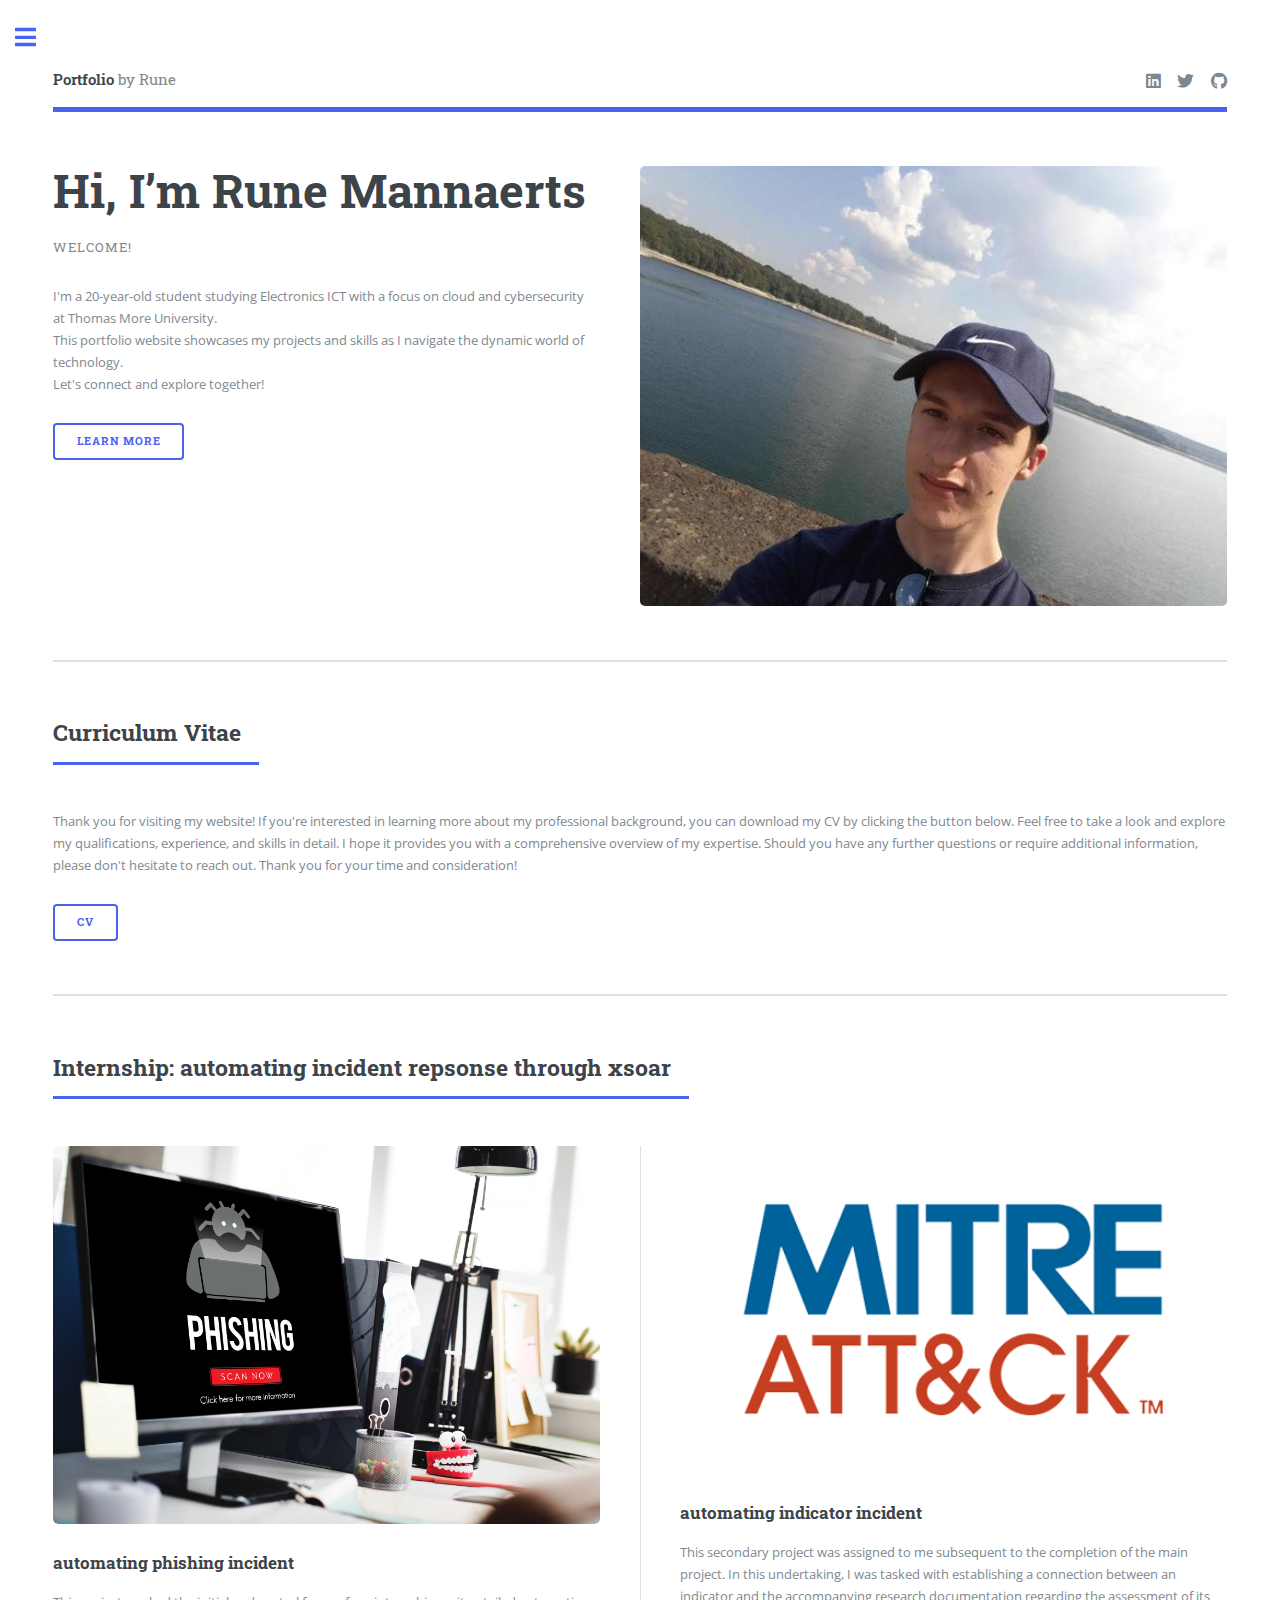
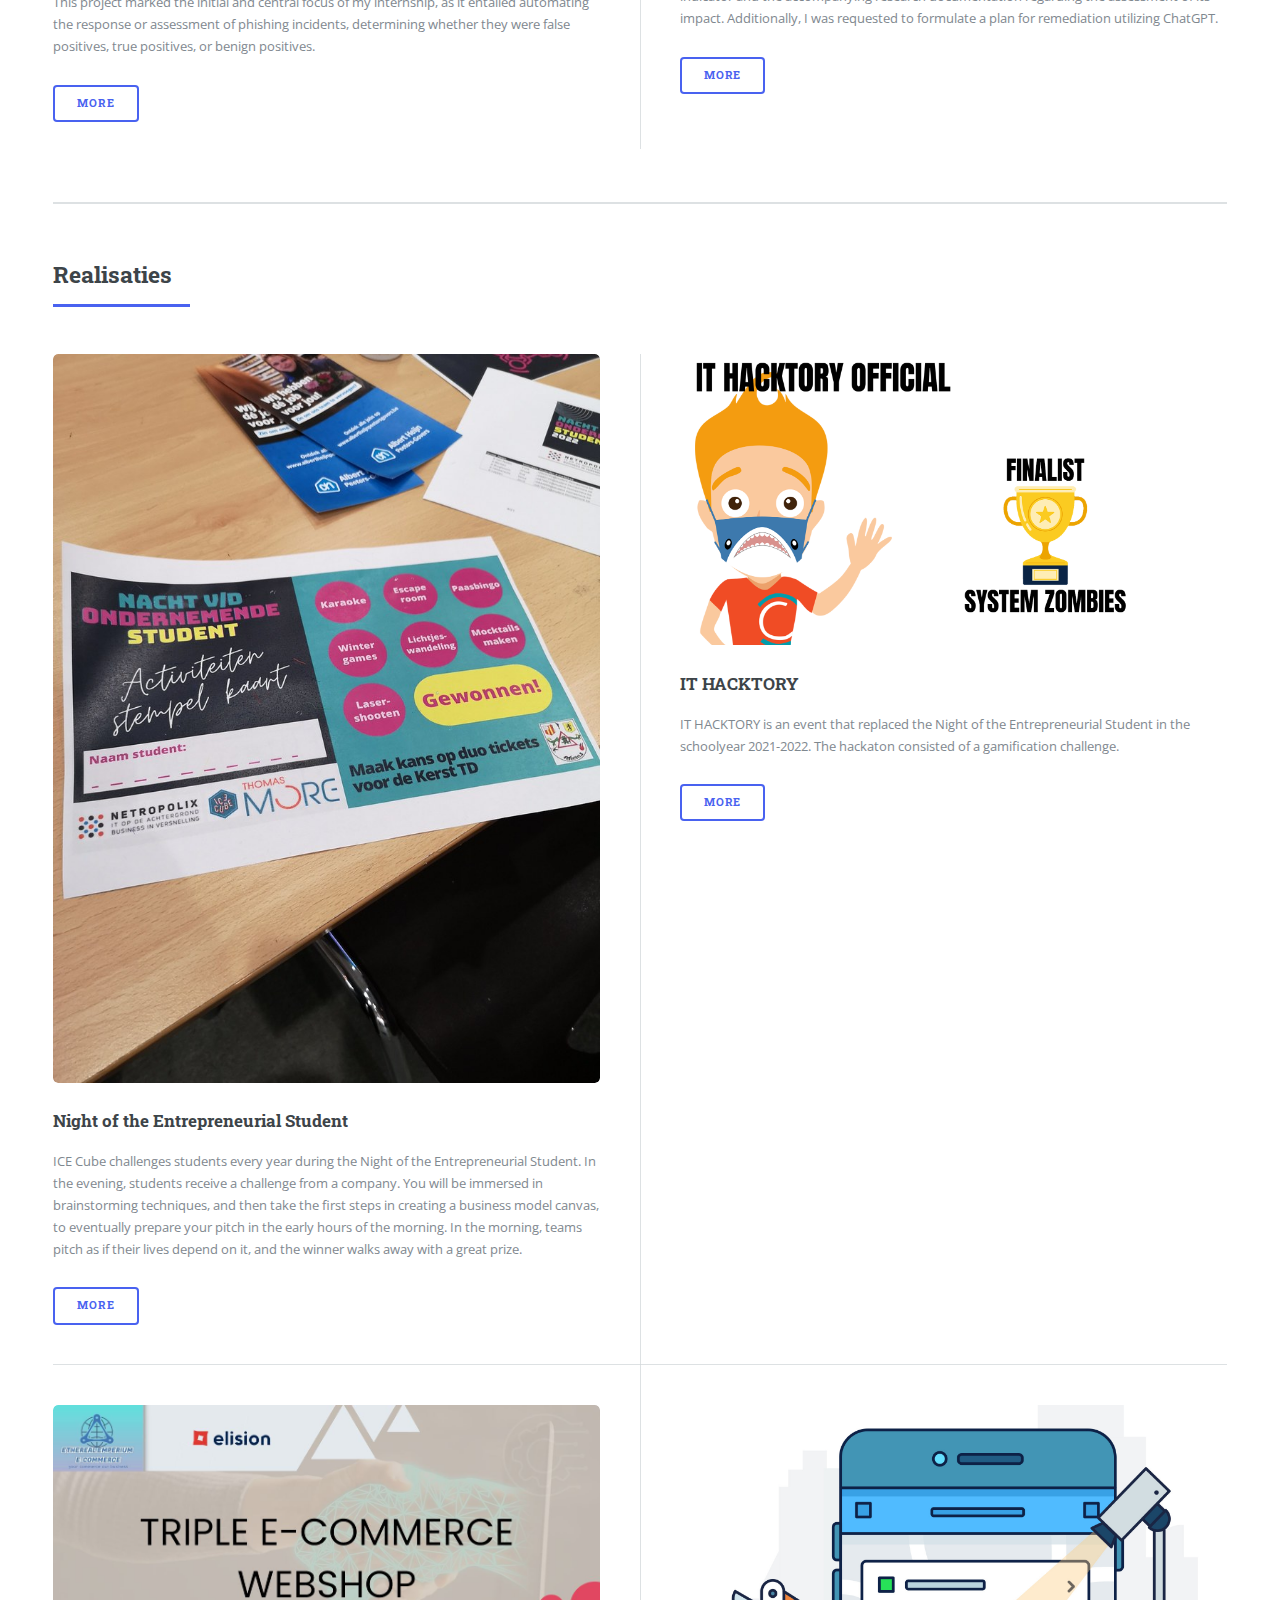
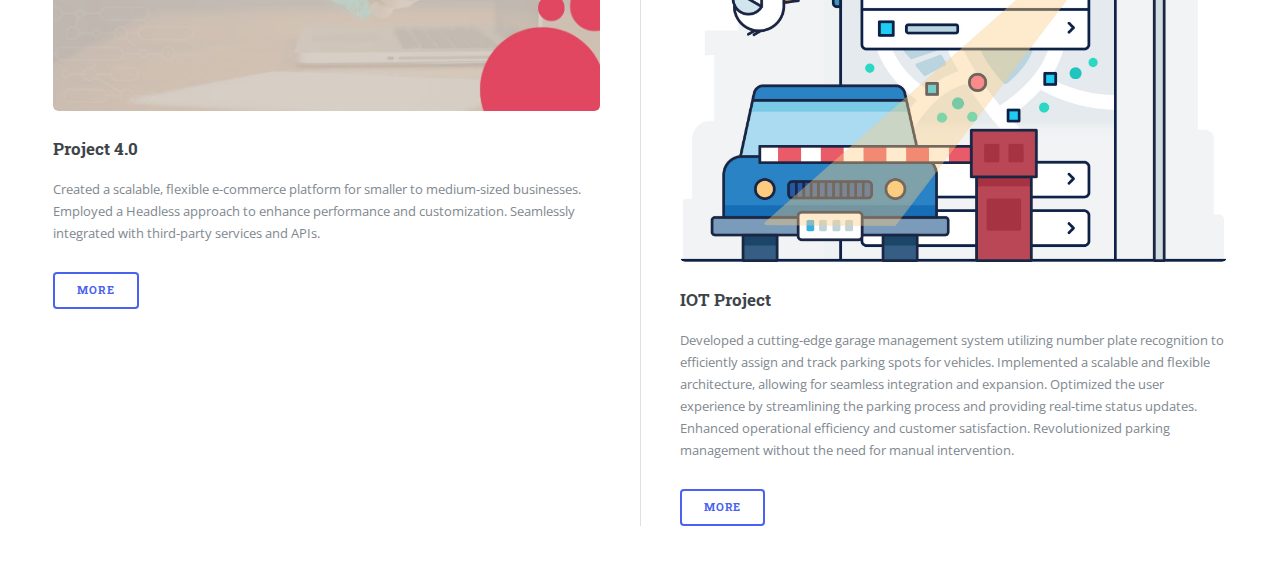
<file: index.html>
<!DOCTYPE HTML>
<html>
	<head>
		<title>Portfolio Rune Mannaerts</title>
		<meta charset="utf-8" />
		<meta name="viewport" content="width=device-width, initial-scale=1, user-scalable=no" />
		<link rel="stylesheet" href="assets/css/main.css" />
		
	</head>
	<body class="is-preload">

		<!-- Wrapper -->
			<div id="wrapper">

				<!-- Main -->
					<div id="main">
						<div class="inner">

							<!-- Header -->
								<header id="header">
									<a href="index.html" class="logo"><strong>Portfolio</strong> by Rune</a>
									<ul class="icons">
										<li><a href="https://www.linkedin.com/in/runemannaerts151/" class="icon brands fa-linkedin" target="_blank"><span class="label">Linkedin</span></a></li>
										<li><a href="https://twitter.com/w3bd3v2" class="icon brands fa-twitter" target="_blank"><span class="label">Twitter</span></a></li>
										<li><a href="https://github.com/RuneMannaerts" class="icon brands fa-github" target="_blank"><span class="label">Github</span></a></li>
									</ul>
								</header>

							<!-- Banner -->
								<section id="banner">
									<div class="content">
										<header>
											<h1>Hi, I’m Rune Mannaerts<br /></h1>
											<p>Welcome!</p>
										</header>
										<p>I'm a 20-year-old student studying Electronics ICT with a focus on cloud and cybersecurity at Thomas More University. <br>
										   This portfolio website showcases my projects and skills as I navigate the dynamic world of technology. <br>
										   Let's connect and explore together!</p>
										
										<ul class="actions">
											<li><a href="about_me.html" class="button big" target="_blank">Learn More</a></li>
										</ul>
									</div>
									<span class="image object">
										<img src="images/mijn foto.jpg" alt="a picture of Rune Mannaerts smiling"/>
									</span>
								</section>

							<!-- Section -->
								<section>
									<header class="major">
										<h2>Curriculum Vitae</h2>
									</header>
									<p>Thank you for visiting my website! If you're interested in learning more about my professional background, you can download my CV by clicking the button below. Feel free to take a look and explore my qualifications, experience, and skills in detail. I hope it provides you with a comprehensive overview of my expertise. Should you have any further questions or require additional information, please don't hesitate to reach out. Thank you for your time and consideration!</p>
									<ul class="actions">
										<li><a href="/assets/pdf/Rune Mannaerts (1).pdf" download="CV_Rune_Mannaerts.pdf" class="button big" target="_blank">CV</a></li>
									</ul>
								</section>
							<!-- Section -->
								<section>
									<header class="major">
										<h2><a href="Stage.html">Internship: automating incident repsonse through xsoar</a></h2>
									</header>
									<div class="posts">
										<article>
											<span class="image">
												<a href="Stage.html" class="image" target="_blank"><img src="images/scam-virus-spyware-malware-antivirus-concept.jpg" alt="a picture of phishing attack"/></a>
											</span>
											<div class="content">
												<h3>automating phishing incident</h3>
												<p>This project marked the initial and central focus of my internship, as it entailed automating the response or assessment of phishing incidents, determining whether they were false positives, true positives, or benign positives.</p>
												<ul class="actions">
													<li><a href="Stage.html" class="button" target="_blank">More</a></li>
												</ul>
											</div>
										</article>
										<article>
											<span class="image">
												<a href="Stage.html" class="image" target="_blank"><img src="images/mitre.png" alt="a picture of Rune Mannaerts smiling"/></a>
											</span>
											<div class="content">
												<h3>automating indicator incident</h3>
												<p>This secondary project was assigned to me subsequent to the completion of the main project. In this undertaking, I was tasked with establishing a connection between an indicator and the accompanying research documentation regarding the assessment of its impact. Additionally, I was requested to formulate a plan for remediation utilizing ChatGPT.</p>
												<ul class="actions">
													<li><a href="Stage.html" class="button" target="_blank">More</a></li>
												</ul>
											</div>
										</article>
									</div>
								</section>

							<!-- Section -->
								<section>
									<header class="major">
										<h2>Realisaties</h2>
									</header>
									<div class="posts">
										<article>
											<a href="Ondernemende_student.html" class="image" target="_blank"><img src="images/large nacht.jpg" alt="" /></a>
											<h3>Night of the Entrepreneurial Student</h3>
											<p>ICE Cube challenges students every year during the Night of the Entrepreneurial Student. In the evening, students receive a challenge from a company. You will be immersed in brainstorming techniques, and then take the first steps in creating a business model canvas, to eventually prepare your pitch in the early hours of the morning. In the morning, teams pitch as if their lives depend on it, and the winner walks away with a great prize.</p>
											<ul class="actions">
												<li><a href="Ondernemende_student.html" class="button" target="_blank">More</a></li>
											</ul>
										</article>
										<article>
											<a href="IT_HACKTORY.html" class="image" target="_blank"><img src="images/FINALIST_11.png" alt="" /></a>
											<h3>IT HACKTORY</h3>
											<p>IT HACKTORY is an event that replaced the Night of the Entrepreneurial Student in the schoolyear 2021-2022. The hackaton consisted of a gamification challenge.</p>
											<ul class="actions">
												<li><a href="IT_HACKTORY.html" class="button" target="_blank">More</a></li>
											</ul>
										</article>
										<article>
											<a href="Project4_0.html" class="image" target="_blank"><img src="images/tripple ecommerce.JPG" alt="" /></a>
											<h3>Project 4.0</h3>
											<p>Created a scalable, flexible e-commerce platform for smaller to medium-sized businesses. Employed a Headless approach to enhance performance and customization. Seamlessly integrated with third-party services and APIs.</p>
											<ul class="actions">
												<li><a href="Project4_0.html" class="button" target="_blank">More</a></li>
											</ul>
										</article>
										<article>
											<a href="IOT.html" class="image" target="_blank"><img src="images/large-app-parking-ANPR-red-barrier.jpg" alt="" /></a>
											<h3>IOT Project</h3>
											<p>Developed a cutting-edge garage management system utilizing number plate recognition to efficiently assign and track parking spots for vehicles. Implemented a scalable and flexible architecture, allowing for seamless integration and expansion. Optimized the user experience by streamlining the parking process and providing real-time status updates. Enhanced operational efficiency and customer satisfaction. Revolutionized parking management without the need for manual intervention.</p>
											<ul class="actions">
												<li><a href="IOT.html" class="button" target="_blank">More</a></li>
											</ul>
										</article>
									</div>
								</section>

						</div>
					</div>

				<!-- Sidebar -->
					<div id="sidebar">
						<div class="inner">

							<!-- Menu -->
								<nav id="menu">
									<header class="major">
										<h2>Menu</h2>
									</header>
									<ul>
										<li><a href="index.html">Homepage</a></li>
										<li><a href="about_me.html">About me</a></li>
										<li><a href="Stage.html">Internship</a></li>
										<li>
											<span class="opener">Realisaties</span>
											<ul>
												<li><a href="Ondernemende_student.html">Night of the Entrepreneurial Student</a></li>
												<li><a href="IT_HACKTORY.html">IT HACKTORY</a></li>
												<li><a href="Project4_0.html">PROJECT 4.0</a></li>
												<li><a href="IOT.html">IOT Project</a></li>
											</ul>
										</li>
									</ul>
								</nav>

							<!-- Section 
								<section>
									<header class="major">
										<h2>Ante interdum</h2>
									</header>
									<div class="mini-posts">
										<article>
											<a href="#" class="image"><img src="images/pic07.jpg" alt="" /></a>
											<p>Aenean ornare velit lacus, ac varius enim lorem ullamcorper dolore aliquam.</p>
										</article>
										<article>
											<a href="#" class="image"><img src="images/pic08.jpg" alt="" /></a>
											<p>Aenean ornare velit lacus, ac varius enim lorem ullamcorper dolore aliquam.</p>
										</article>
										<article>
											<a href="#" class="image"><img src="images/pic09.jpg" alt="" /></a>
											<p>Aenean ornare velit lacus, ac varius enim lorem ullamcorper dolore aliquam.</p>
										</article>
									</div>
									<ul class="actions">
										<li><a href="#" class="button">More</a></li>
									</ul>
								</section> -->

							<!-- Section -->
								<section>
									<header class="major">
										<h2>Get in touch</h2>
									</header>
									<p>Thank you for visiting my portfolio website! If you have any inquiries or would like to discuss potential collaborations, I kindly request that you reach out to me via email or phone. Please note that while I am deeply focused on my work, I make a dedicated effort to respond promptly to all messages.</p>

									<p>Due to the nature of my work, my phone is usually locked away to minimize distractions. Therefore, I highly recommend contacting me through email as the most reliable and efficient means of communication. However, if your matter is urgent or requires immediate attention, please feel free to give me a call.</p>
										
									<p>To contact me, please use the details given below:</p>
									<ul class="contact">
										<li class="icon solid fa-envelope"><a href="mailto:adanasit.rune@gmail.com" target="_blank">adanasit.rune@gmail.com</a></li>
										<li class="icon solid fa-phone">+32 487 79 18 42</li>
										<li class="icon solid fa-home">Stokerijstraat 7 <br> 3920 lommel</li>
									</ul>
								</section>

							<!-- Footer -->
								<footer id="footer">
									<p class="copyright">&copy; Rune Mannaerts.  Base-design: <a href="https://html5up.net/editorial" target="_blank">HTML5 UP</a>.</p>
								</footer>

						</div>
					</div>

			</div>

		<!-- Scripts -->
			<script src="assets/js/jquery.min.js"></script>
			<script src="assets/js/browser.min.js"></script>
			<script src="assets/js/breakpoints.min.js"></script>
			<script src="assets/js/util.js"></script>
			<script src="assets/js/main.js"></script>

	</body>
</html>
</file>
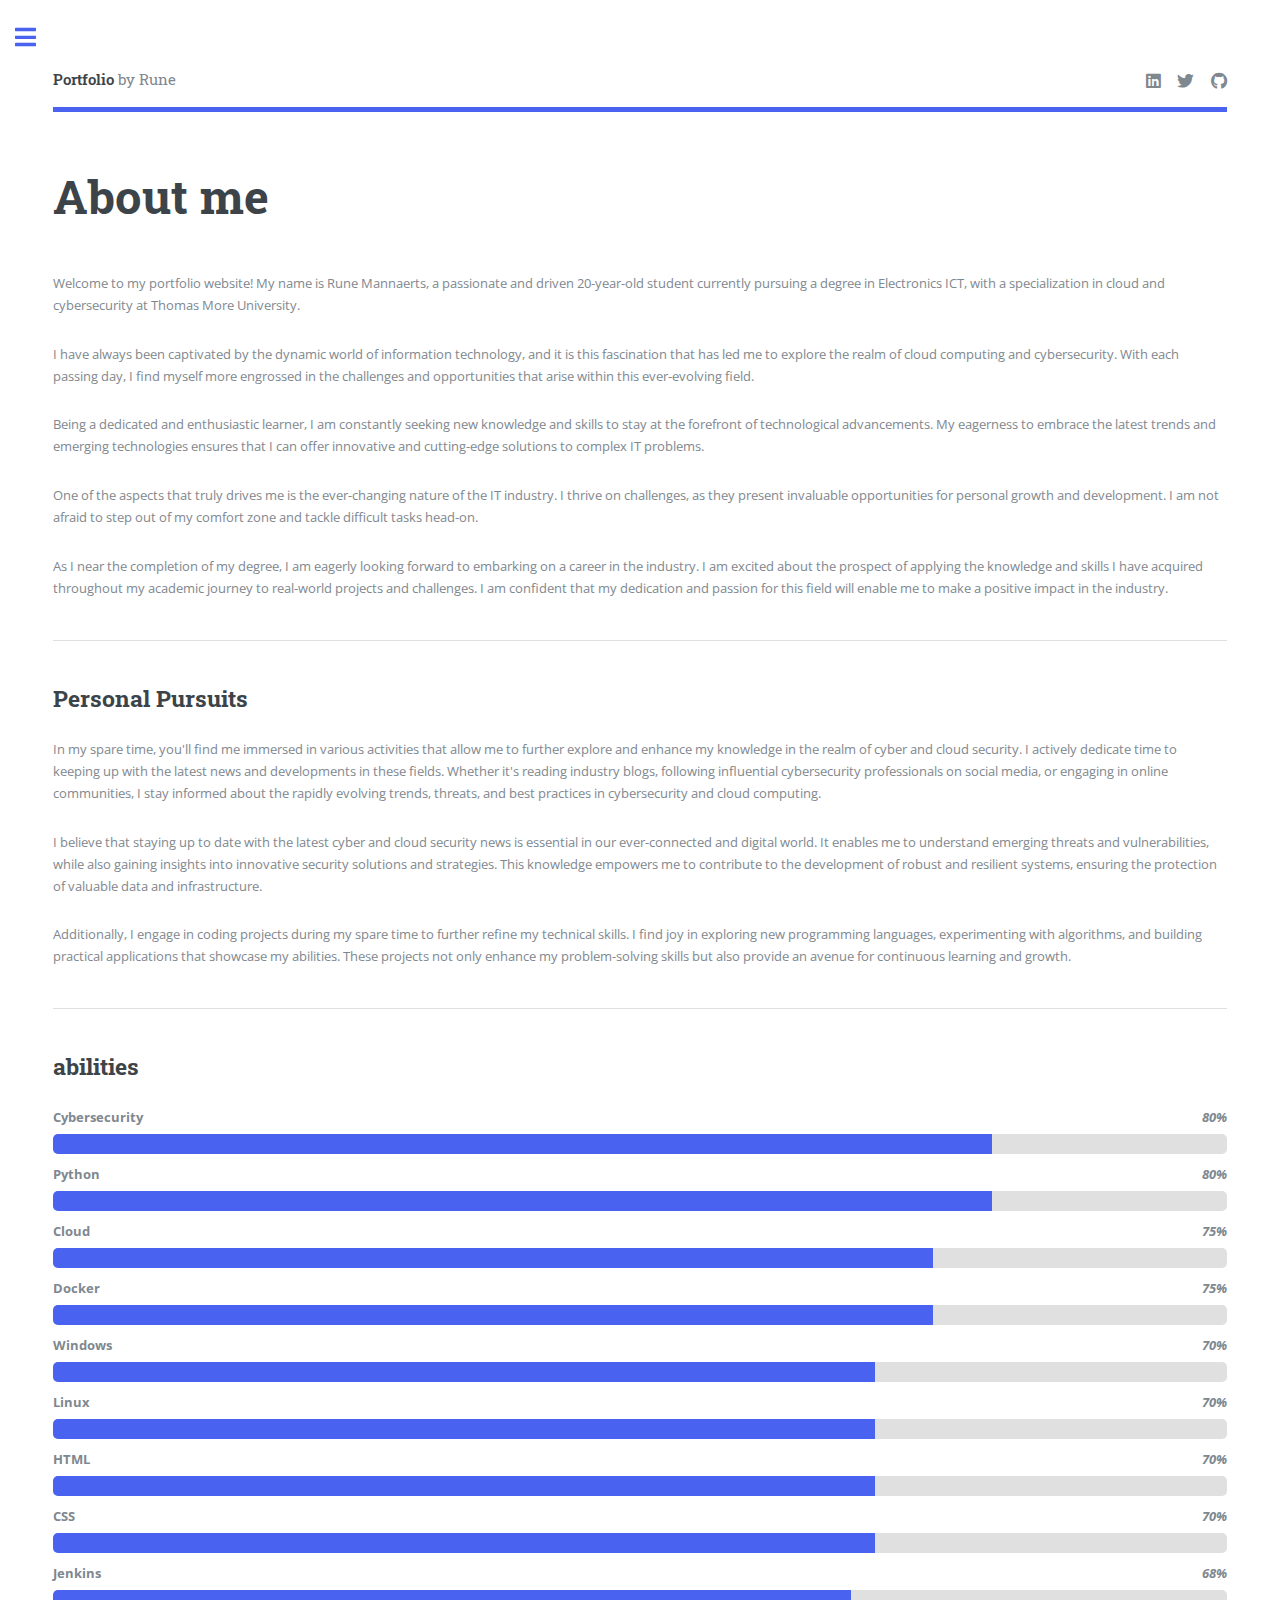
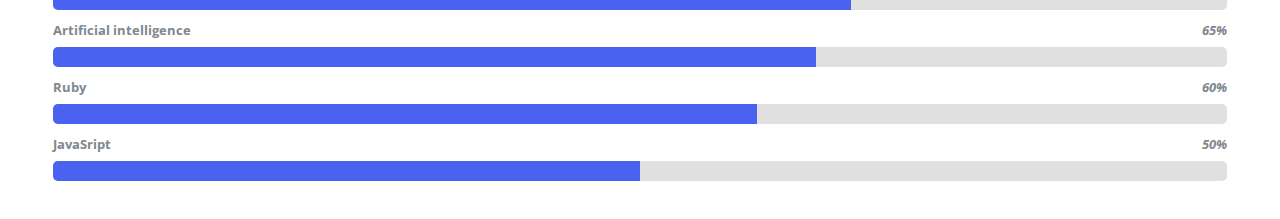
<file: about_me.html>
<!DOCTYPE HTML>
<html>
	<head>
		<title>About_Me</title>
		<meta charset="utf-8" />
		<meta name="viewport" content="width=device-width, initial-scale=1, user-scalable=no" />
		<link rel="stylesheet" href="assets/css/main.css" />
	</head>
	<body class="is-preload">

		<!-- Wrapper -->
			<div id="wrapper">

				<!-- Main -->
					<div id="main">
						<div class="inner">

							<!-- Header -->
								<header id="header">
									<a href="index.html" class="logo"><strong>Portfolio</strong> by Rune</a>
									<ul class="icons">
										<li><a href="https://www.linkedin.com/in/runemannaerts151/" class="icon brands fa-linkedin" target="_blank"><span class="label">Linkedin</span></a></li>
										<li><a href="https://twitter.com/w3bd3v2" class="icon brands fa-twitter" target="_blank"><span class="label">Twitter</span></a></li>
										<li><a href="https://github.com/RuneMannaerts" class="icon brands fa-github" target="_blank"><span class="label">Github</span></a></li>
									</ul>
								</header>

							<!-- Content -->
								<section>
									<header class="main">
										<h1>About me</h1>
									</header>

									<p>Welcome to my portfolio website! My name is Rune Mannaerts, a passionate and driven 20-year-old student currently pursuing a degree in Electronics ICT, with a specialization in cloud and cybersecurity at Thomas More University.</p>
									<p>I have always been captivated by the dynamic world of information technology, and it is this fascination that has led me to explore the realm of cloud computing and cybersecurity. With each passing day, I find myself more engrossed in the challenges and opportunities that arise within this ever-evolving field.</p>
									<p>Being a dedicated and enthusiastic learner, I am constantly seeking new knowledge and skills to stay at the forefront of technological advancements. My eagerness to embrace the latest trends and emerging technologies ensures that I can offer innovative and cutting-edge solutions to complex IT problems.</p>
									<p>One of the aspects that truly drives me is the ever-changing nature of the IT industry. I thrive on challenges, as they present invaluable opportunities for personal growth and development. I am not afraid to step out of my comfort zone and tackle difficult tasks head-on.</p>
									<p>As I near the completion of my degree, I am eagerly looking forward to embarking on a career in the industry. I am excited about the prospect of applying the knowledge and skills I have acquired throughout my academic journey to real-world projects and challenges. I am confident that my dedication and passion for this field will enable me to make a positive impact in the industry.</p>

									<hr class="major" />

									<h2>Personal Pursuits</h2>
									<p>In my spare time, you'll find me immersed in various activities that allow me to further explore and enhance my knowledge in the realm of cyber and cloud security. I actively dedicate time to keeping up with the latest news and developments in these fields. Whether it's reading industry blogs, following influential cybersecurity professionals on social media, or engaging in online communities, I stay informed about the rapidly evolving trends, threats, and best practices in cybersecurity and cloud computing.</p>
									<p>I believe that staying up to date with the latest cyber and cloud security news is essential in our ever-connected and digital world. It enables me to understand emerging threats and vulnerabilities, while also gaining insights into innovative security solutions and strategies. This knowledge empowers me to contribute to the development of robust and resilient systems, ensuring the protection of valuable data and infrastructure.</p>
									<p>Additionally, I engage in coding projects during my spare time to further refine my technical skills. I find joy in exploring new programming languages, experimenting with algorithms, and building practical applications that showcase my abilities. These projects not only enhance my problem-solving skills but also provide an avenue for continuous learning and growth.</p>

									<hr class="major" />

									<h2>abilities</h2>
									<div class="progress">
										<span class="skill">Cybersecurity <i class="val">80%</i></span>
										<div class="progress-bar-wrap">
										  <div class="progress-bar" role="progressbar" aria-valuenow="70" aria-valuemin="0" aria-valuemax="100" style="width: 80%;"></div>
										</div>
									</div>
									<div class="progress">
										<span class="skill">Python <i class="val">80%</i></span>
										<div class="progress-bar-wrap">
										  <div class="progress-bar" role="progressbar" aria-valuenow="70" aria-valuemin="0" aria-valuemax="100" style="width: 80%;"></div>
										</div>
									</div>
									<div class="progress">
										<span class="skill">Cloud <i class="val">75%</i></span>
										<div class="progress-bar-wrap">
										  <div class="progress-bar" role="progressbar" aria-valuenow="70" aria-valuemin="0" aria-valuemax="100" style="width: 75%;"></div>
										</div>
									</div>
									<div class="progress">
										<span class="skill">Docker <i class="val">75%</i></span>
										<div class="progress-bar-wrap">
										  <div class="progress-bar" role="progressbar" aria-valuenow="70" aria-valuemin="0" aria-valuemax="100" style="width: 75%;"></div>
										</div>
									</div>
									<div class="progress">
										<span class="skill">Windows <i class="val">70%</i></span>
										<div class="progress-bar-wrap">
										  <div class="progress-bar" role="progressbar" aria-valuenow="70" aria-valuemin="0" aria-valuemax="100" style="width: 70%;"></div>
										</div>
									</div>
									<div class="progress">
										<span class="skill">Linux <i class="val">70%</i></span>
										<div class="progress-bar-wrap">
										  <div class="progress-bar" role="progressbar" aria-valuenow="70" aria-valuemin="0" aria-valuemax="100" style="width: 70%;"></div>
										</div>
									</div>
									<div class="progress">
										<span class="skill">HTML <i class="val">70%</i></span>
										<div class="progress-bar-wrap">
										  <div class="progress-bar" role="progressbar" aria-valuenow="70" aria-valuemin="0" aria-valuemax="100" style="width: 70%;"></div>
										</div>
									</div>
									<div class="progress">
										<span class="skill">CSS <i class="val">70%</i></span>
										<div class="progress-bar-wrap">
										  <div class="progress-bar" role="progressbar" aria-valuenow="70" aria-valuemin="0" aria-valuemax="100" style="width: 70%;"></div>
										</div>
									</div>
									<div class="progress">
										<span class="skill">Jenkins <i class="val">68%</i></span>
										<div class="progress-bar-wrap">
										  <div class="progress-bar" role="progressbar" aria-valuenow="70" aria-valuemin="0" aria-valuemax="100" style="width: 68%;"></div>
										</div>
									</div>
									<div class="progress">
										<span class="skill">Artificial intelligence<i class="val">65%</i></span>
										<div class="progress-bar-wrap">
										  <div class="progress-bar" role="progressbar" aria-valuenow="70" aria-valuemin="0" aria-valuemax="100" style="width: 65%;"></div>
										</div>
									</div>
									<div class="progress">
										<span class="skill">Ruby <i class="val">60%</i></span>
										<div class="progress-bar-wrap">
										  <div class="progress-bar" role="progressbar" aria-valuenow="70" aria-valuemin="0" aria-valuemax="100" style="width: 60%;"></div>
										</div>
									</div>
									<div class="progress">
										<span class="skill">JavaSript <i class="val">50%</i></span>
										<div class="progress-bar-wrap">
										  <div class="progress-bar" role="progressbar" aria-valuenow="70" aria-valuemin="0" aria-valuemax="100" style="width: 50%;"></div>
										</div>
									</div>



								</section>

						</div>
					</div>

				<!-- Sidebar -->
					<div id="sidebar">
						<div class="inner">

							<!-- Menu -->
								<nav id="menu">
									<header class="major">
										<h2>Menu</h2>
									</header>
									<ul>
										<li><a href="index.html">Homepage</a></li>
										<li><a href="about_me.html">About me</a></li>
										<li><a href="Stage.html">Internship</a></li>
										<li>
											<span class="opener">Realisaties</span>
											<ul>
												<li><a href="Ondernemende_student.html">Night of the Entrepreneurial Student</a></li>
												<li><a href="IT_HACKTORY.html">IT HACKTORY</a></li>
												<li><a href="Project4_0.html">PROJECT 4.0</a></li>
												<li><a href="IOT.html">IOT Project</a></li>
											</ul>
										</li>
									</ul>
								</nav>

							<!--  Section 
								<section>
									<header class="major">
										<h2>Ante interdum</h2>
									</header>
									<div class="mini-posts">
										<article>
											<a href="#" class="image"><img src="images/pic07.jpg" alt="" /></a>
											<p>Aenean ornare velit lacus, ac varius enim lorem ullamcorper dolore aliquam.</p>
										</article>
										<article>
											<a href="#" class="image"><img src="images/pic08.jpg" alt="" /></a>
											<p>Aenean ornare velit lacus, ac varius enim lorem ullamcorper dolore aliquam.</p>
										</article>
										<article>
											<a href="#" class="image"><img src="images/pic09.jpg" alt="" /></a>
											<p>Aenean ornare velit lacus, ac varius enim lorem ullamcorper dolore aliquam.</p>
										</article>
									</div>
									<ul class="actions">
										<li><a href="#" class="button">More</a></li>
									</ul>
								</section> -->

							<!-- Section -->
								<section>
									<header class="major">
										<h2>Get in touch</h2>
									</header>
									<p>Thank you for visiting my portfolio website! If you have any inquiries or would like to discuss potential collaborations, I kindly request that you reach out to me via email or phone. Please note that while I am deeply focused on my work, I make a dedicated effort to respond promptly to all messages.</p>

									<p>Due to the nature of my work, my phone is usually locked away to minimize distractions. Therefore, I highly recommend contacting me through email as the most reliable and efficient means of communication. However, if your matter is urgent or requires immediate attention, please feel free to give me a call.</p>
										
									<p>To contact me, please use the details given below:</p>
									<ul class="contact">
										<li class="icon solid fa-envelope"><a href="mailto:adanasit.rune@gmail.com" target="_blank">adanasit.rune@gmail.com</a></li>
										<li class="icon solid fa-phone">+32 487 79 18 42</li>
										<li class="icon solid fa-home">Stokerijstraat 7 <br> 3920 lommel</li>
									</ul>
								</section>

							<!-- Footer -->
								<footer id="footer">
									<p class="copyright">&copy; Rune Mannaerts.  Base-design: <a href="https://html5up.net/editorial" target="_blank">HTML5 UP</a>.</p>
								</footer>

						</div>
					</div>

			</div>

		<!-- Scripts -->
			<script src="assets/js/jquery.min.js"></script>
			<script src="assets/js/browser.min.js"></script>
			<script src="assets/js/breakpoints.min.js"></script>
			<script src="assets/js/util.js"></script>
			<script src="assets/js/main.js"></script>

	</body>
</html>
</file>
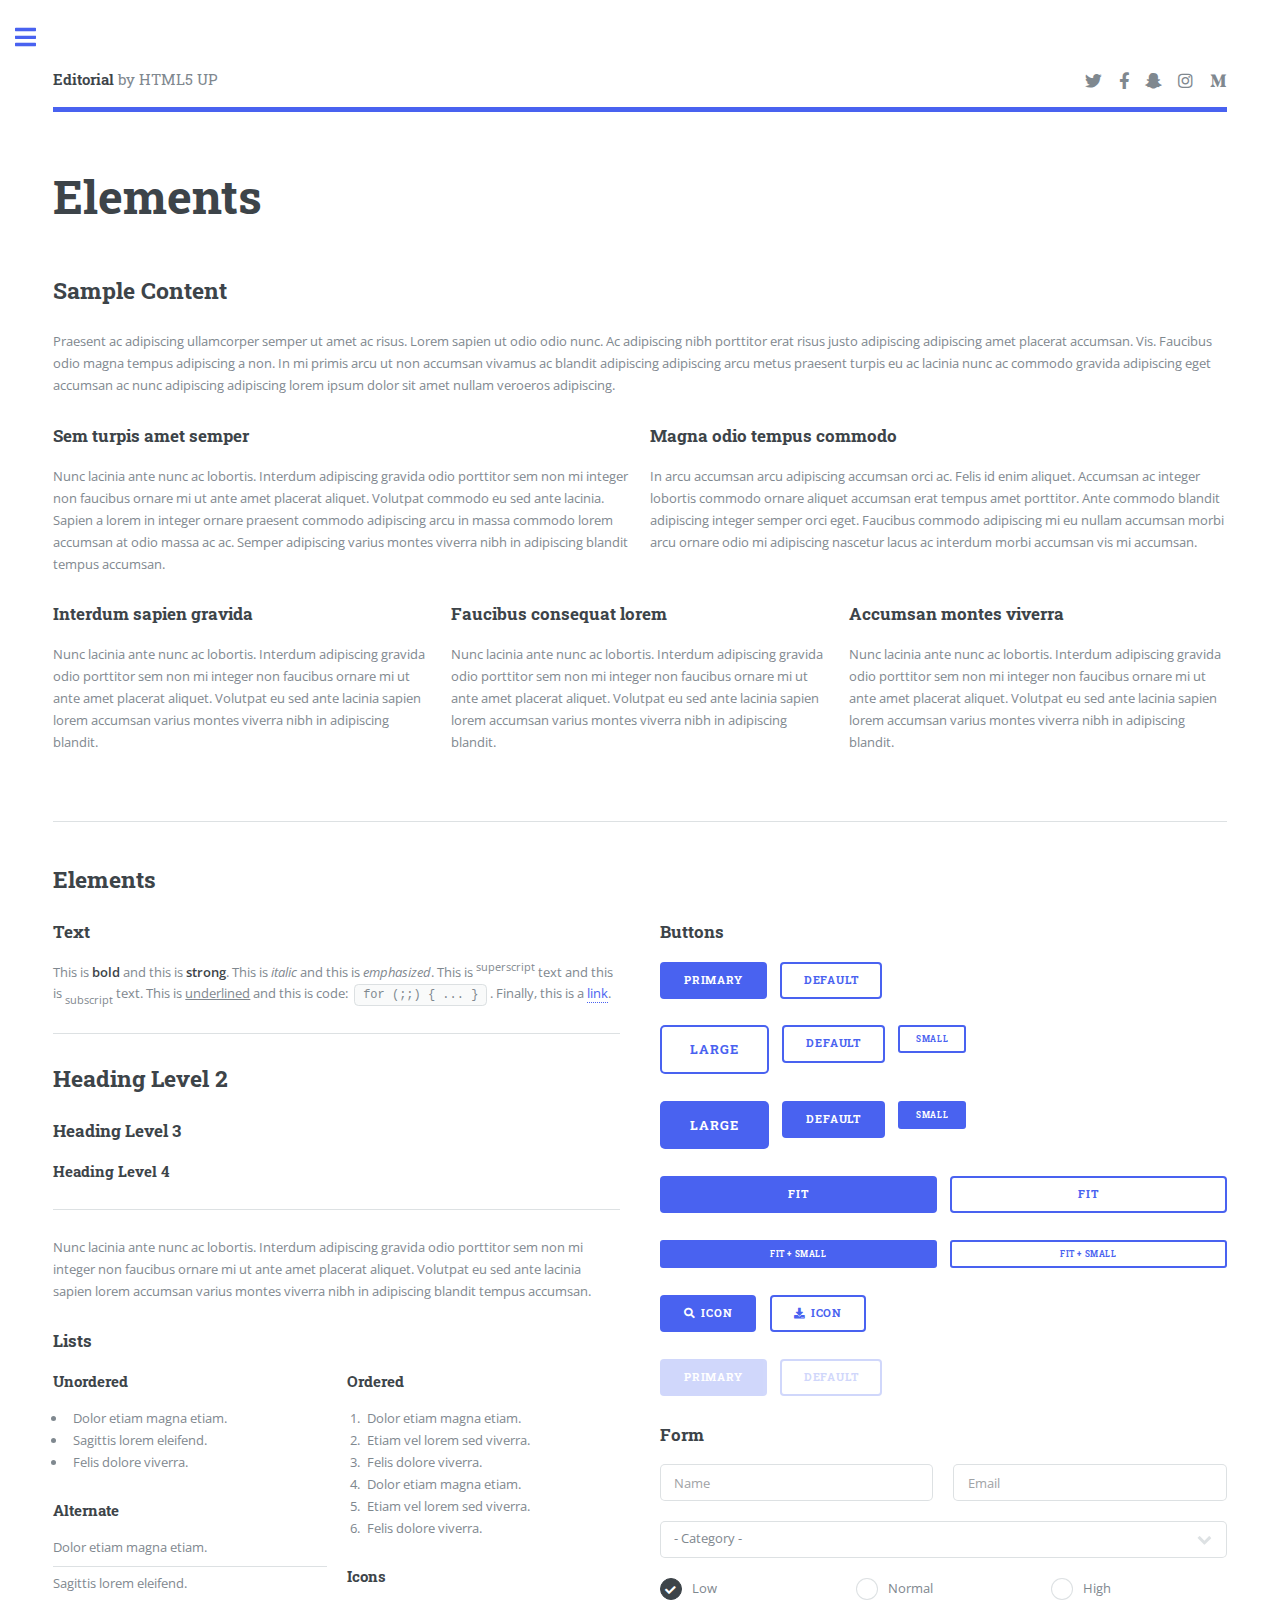
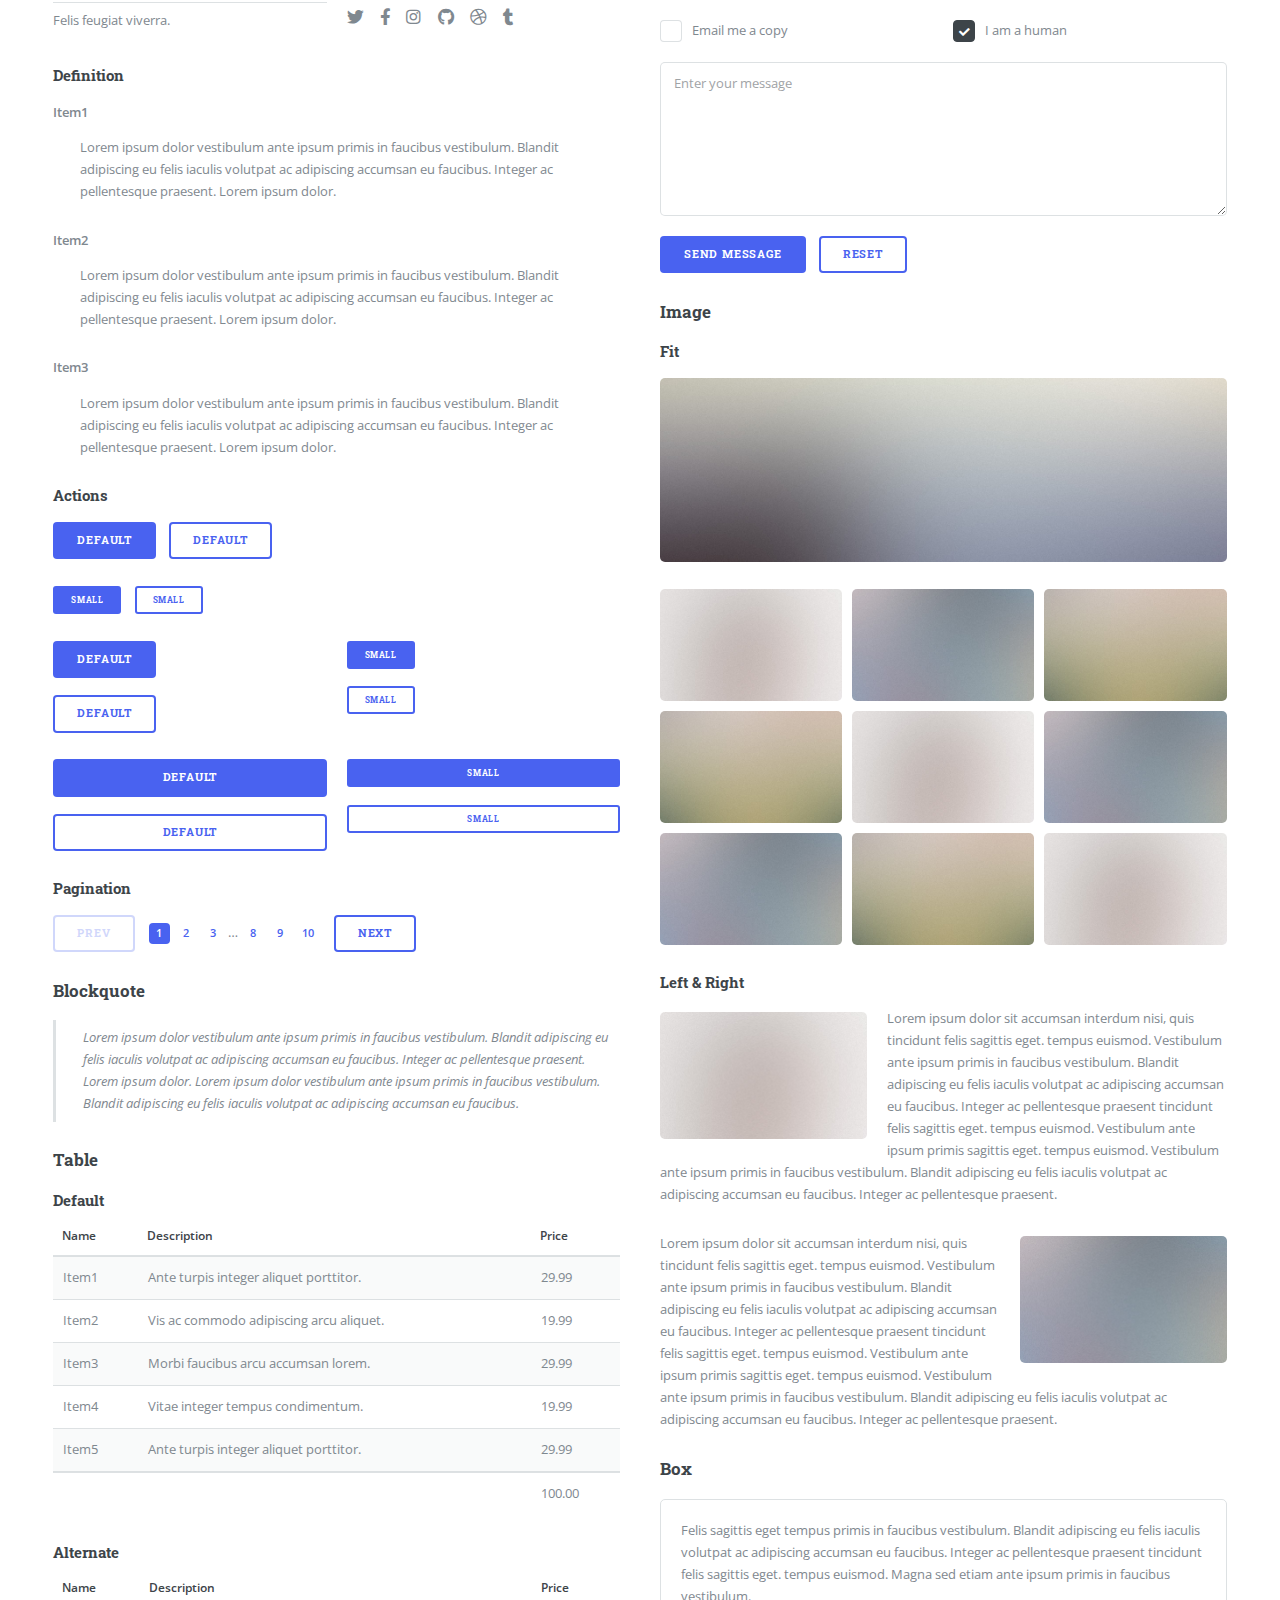
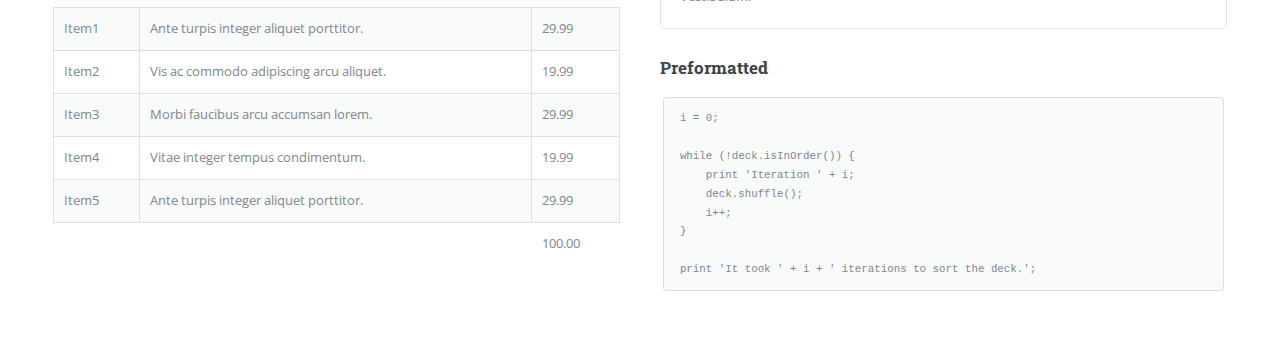
<file: elements.html>
<!DOCTYPE HTML>
<html>
	<head>
		<title>Elements - Editorial by HTML5 UP</title>
		<meta charset="utf-8" />
		<meta name="viewport" content="width=device-width, initial-scale=1, user-scalable=no" />
		<link rel="stylesheet" href="assets/css/main.css" />
	</head>
	<body class="is-preload">

		<!-- Wrapper -->
			<div id="wrapper">

				<!-- Main -->
					<div id="main">
						<div class="inner">

							<!-- Header -->
								<header id="header">
									<a href="index.html" class="logo"><strong>Editorial</strong> by HTML5 UP</a>
									<ul class="icons">
										<li><a href="#" class="icon brands fa-twitter"><span class="label">Twitter</span></a></li>
										<li><a href="#" class="icon brands fa-facebook-f"><span class="label">Facebook</span></a></li>
										<li><a href="#" class="icon brands fa-snapchat-ghost"><span class="label">Snapchat</span></a></li>
										<li><a href="#" class="icon brands fa-instagram"><span class="label">Instagram</span></a></li>
										<li><a href="#" class="icon brands fa-medium-m"><span class="label">Medium</span></a></li>
									</ul>
								</header>

							<!-- Content -->
								<section>
									<header class="main">
										<h1>Elements</h1>
									</header>

									<!-- Content -->
										<h2 id="content">Sample Content</h2>
										<p>Praesent ac adipiscing ullamcorper semper ut amet ac risus. Lorem sapien ut odio odio nunc. Ac adipiscing nibh porttitor erat risus justo adipiscing adipiscing amet placerat accumsan. Vis. Faucibus odio magna tempus adipiscing a non. In mi primis arcu ut non accumsan vivamus ac blandit adipiscing adipiscing arcu metus praesent turpis eu ac lacinia nunc ac commodo gravida adipiscing eget accumsan ac nunc adipiscing adipiscing lorem ipsum dolor sit amet nullam veroeros adipiscing.</p>
										<div class="row">
											<div class="col-6 col-12-small">
												<h3>Sem turpis amet semper</h3>
												<p>Nunc lacinia ante nunc ac lobortis. Interdum adipiscing gravida odio porttitor sem non mi integer non faucibus ornare mi ut ante amet placerat aliquet. Volutpat commodo eu sed ante lacinia. Sapien a lorem in integer ornare praesent commodo adipiscing arcu in massa commodo lorem accumsan at odio massa ac ac. Semper adipiscing varius montes viverra nibh in adipiscing blandit tempus accumsan.</p>
											</div>
											<div class="col-6 col-12-small">
												<h3>Magna odio tempus commodo</h3>
												<p>In arcu accumsan arcu adipiscing accumsan orci ac. Felis id enim aliquet. Accumsan ac integer lobortis commodo ornare aliquet accumsan erat tempus amet porttitor. Ante commodo blandit adipiscing integer semper orci eget. Faucibus commodo adipiscing mi eu nullam accumsan morbi arcu ornare odio mi adipiscing nascetur lacus ac interdum morbi accumsan vis mi accumsan.</p>
											</div>
											<!-- Break -->
											<div class="col-4 col-12-medium">
												<h3>Interdum sapien gravida</h3>
												<p>Nunc lacinia ante nunc ac lobortis. Interdum adipiscing gravida odio porttitor sem non mi integer non faucibus ornare mi ut ante amet placerat aliquet. Volutpat eu sed ante lacinia sapien lorem accumsan varius montes viverra nibh in adipiscing blandit.</p>
											</div>
											<div class="col-4 col-12-medium">
												<h3>Faucibus consequat lorem</h3>
												<p>Nunc lacinia ante nunc ac lobortis. Interdum adipiscing gravida odio porttitor sem non mi integer non faucibus ornare mi ut ante amet placerat aliquet. Volutpat eu sed ante lacinia sapien lorem accumsan varius montes viverra nibh in adipiscing blandit.</p>
											</div>
											<div class="col-4 col-12-medium">
												<h3>Accumsan montes viverra</h3>
												<p>Nunc lacinia ante nunc ac lobortis. Interdum adipiscing gravida odio porttitor sem non mi integer non faucibus ornare mi ut ante amet placerat aliquet. Volutpat eu sed ante lacinia sapien lorem accumsan varius montes viverra nibh in adipiscing blandit.</p>
											</div>
										</div>

									<hr class="major" />

									<!-- Elements -->
										<h2 id="elements">Elements</h2>
										<div class="row gtr-200">
											<div class="col-6 col-12-medium">

												<!-- Text stuff -->
													<h3>Text</h3>
													<p>This is <b>bold</b> and this is <strong>strong</strong>. This is <i>italic</i> and this is <em>emphasized</em>.
													This is <sup>superscript</sup> text and this is <sub>subscript</sub> text.
													This is <u>underlined</u> and this is code: <code>for (;;) { ... }</code>.
													Finally, this is a <a href="#">link</a>.</p>
													<hr />
													<h2>Heading Level 2</h2>
													<h3>Heading Level 3</h3>
													<h4>Heading Level 4</h4>
													<hr />
													<p>Nunc lacinia ante nunc ac lobortis. Interdum adipiscing gravida odio porttitor sem non mi integer non faucibus ornare mi ut ante amet placerat aliquet. Volutpat eu sed ante lacinia sapien lorem accumsan varius montes viverra nibh in adipiscing blandit tempus accumsan.</p>

												<!-- Lists -->
													<h3>Lists</h3>
													<div class="row">
														<div class="col-6 col-12-small">

															<h4>Unordered</h4>
															<ul>
																<li>Dolor etiam magna etiam.</li>
																<li>Sagittis lorem eleifend.</li>
																<li>Felis dolore viverra.</li>
															</ul>

															<h4>Alternate</h4>
															<ul class="alt">
																<li>Dolor etiam magna etiam.</li>
																<li>Sagittis lorem eleifend.</li>
																<li>Felis feugiat viverra.</li>
															</ul>

														</div>
														<div class="col-6 col-12-small">

															<h4>Ordered</h4>
															<ol>
																<li>Dolor etiam magna etiam.</li>
																<li>Etiam vel lorem sed viverra.</li>
																<li>Felis dolore viverra.</li>
																<li>Dolor etiam magna etiam.</li>
																<li>Etiam vel lorem sed viverra.</li>
																<li>Felis dolore viverra.</li>
															</ol>

															<h4>Icons</h4>
															<ul class="icons">
																<li><a href="#" class="icon brands fa-twitter"><span class="label">Twitter</span></a></li>
																<li><a href="#" class="icon brands fa-facebook-f"><span class="label">Facebook</span></a></li>
																<li><a href="#" class="icon brands fa-instagram"><span class="label">Instagram</span></a></li>
																<li><a href="#" class="icon brands fa-github"><span class="label">Github</span></a></li>
																<li><a href="#" class="icon brands fa-dribbble"><span class="label">Dribbble</span></a></li>
																<li><a href="#" class="icon brands fa-tumblr"><span class="label">Tumblr</span></a></li>
															</ul>

														</div>
													</div>
													<h4>Definition</h4>
													<dl>
														<dt>Item1</dt>
														<dd>
															<p>Lorem ipsum dolor vestibulum ante ipsum primis in faucibus vestibulum. Blandit adipiscing eu felis iaculis volutpat ac adipiscing accumsan eu faucibus. Integer ac pellentesque praesent. Lorem ipsum dolor.</p>
														</dd>
														<dt>Item2</dt>
														<dd>
															<p>Lorem ipsum dolor vestibulum ante ipsum primis in faucibus vestibulum. Blandit adipiscing eu felis iaculis volutpat ac adipiscing accumsan eu faucibus. Integer ac pellentesque praesent. Lorem ipsum dolor.</p>
														</dd>
														<dt>Item3</dt>
														<dd>
															<p>Lorem ipsum dolor vestibulum ante ipsum primis in faucibus vestibulum. Blandit adipiscing eu felis iaculis volutpat ac adipiscing accumsan eu faucibus. Integer ac pellentesque praesent. Lorem ipsum dolor.</p>
														</dd>
													</dl>

													<h4>Actions</h4>
													<ul class="actions">
														<li><a href="#" class="button primary">Default</a></li>
														<li><a href="#" class="button">Default</a></li>
													</ul>
													<ul class="actions small">
														<li><a href="#" class="button primary small">Small</a></li>
														<li><a href="#" class="button small">Small</a></li>
													</ul>
													<div class="row">
														<div class="col-6 col-12-small">
															<ul class="actions stacked">
																<li><a href="#" class="button primary">Default</a></li>
																<li><a href="#" class="button">Default</a></li>
															</ul>
														</div>
														<div class="col-6 col-12-small">
															<ul class="actions stacked">
																<li><a href="#" class="button primary small">Small</a></li>
																<li><a href="#" class="button small">Small</a></li>
															</ul>
														</div>
														<div class="col-6 col-12-small">
															<ul class="actions stacked">
																<li><a href="#" class="button primary fit">Default</a></li>
																<li><a href="#" class="button fit">Default</a></li>
															</ul>
														</div>
														<div class="col-6 col-12-small">
															<ul class="actions stacked">
																<li><a href="#" class="button primary small fit">Small</a></li>
																<li><a href="#" class="button small fit">Small</a></li>
															</ul>
														</div>
													</div>

													<h4>Pagination</h4>
													<ul class="pagination">
														<li><span class="button disabled">Prev</span></li>
														<li><a href="#" class="page active">1</a></li>
														<li><a href="#" class="page">2</a></li>
														<li><a href="#" class="page">3</a></li>
														<li><span>&hellip;</span></li>
														<li><a href="#" class="page">8</a></li>
														<li><a href="#" class="page">9</a></li>
														<li><a href="#" class="page">10</a></li>
														<li><a href="#" class="button">Next</a></li>
													</ul>

												<!-- Blockquote -->
													<h3>Blockquote</h3>
													<blockquote>Lorem ipsum dolor vestibulum ante ipsum primis in faucibus vestibulum. Blandit adipiscing eu felis iaculis volutpat ac adipiscing accumsan eu faucibus. Integer ac pellentesque praesent. Lorem ipsum dolor. Lorem ipsum dolor vestibulum ante ipsum primis in faucibus vestibulum. Blandit adipiscing eu felis iaculis volutpat ac adipiscing accumsan eu faucibus.</blockquote>

												<!-- Table -->
													<h3>Table</h3>

													<h4>Default</h4>
													<div class="table-wrapper">
														<table>
															<thead>
																<tr>
																	<th>Name</th>
																	<th>Description</th>
																	<th>Price</th>
																</tr>
															</thead>
															<tbody>
																<tr>
																	<td>Item1</td>
																	<td>Ante turpis integer aliquet porttitor.</td>
																	<td>29.99</td>
																</tr>
																<tr>
																	<td>Item2</td>
																	<td>Vis ac commodo adipiscing arcu aliquet.</td>
																	<td>19.99</td>
																</tr>
																<tr>
																	<td>Item3</td>
																	<td> Morbi faucibus arcu accumsan lorem.</td>
																	<td>29.99</td>
																</tr>
																<tr>
																	<td>Item4</td>
																	<td>Vitae integer tempus condimentum.</td>
																	<td>19.99</td>
																</tr>
																<tr>
																	<td>Item5</td>
																	<td>Ante turpis integer aliquet porttitor.</td>
																	<td>29.99</td>
																</tr>
															</tbody>
															<tfoot>
																<tr>
																	<td colspan="2"></td>
																	<td>100.00</td>
																</tr>
															</tfoot>
														</table>
													</div>

													<h4>Alternate</h4>
													<div class="table-wrapper">
														<table class="alt">
															<thead>
																<tr>
																	<th>Name</th>
																	<th>Description</th>
																	<th>Price</th>
																</tr>
															</thead>
															<tbody>
																<tr>
																	<td>Item1</td>
																	<td>Ante turpis integer aliquet porttitor.</td>
																	<td>29.99</td>
																</tr>
																<tr>
																	<td>Item2</td>
																	<td>Vis ac commodo adipiscing arcu aliquet.</td>
																	<td>19.99</td>
																</tr>
																<tr>
																	<td>Item3</td>
																	<td> Morbi faucibus arcu accumsan lorem.</td>
																	<td>29.99</td>
																</tr>
																<tr>
																	<td>Item4</td>
																	<td>Vitae integer tempus condimentum.</td>
																	<td>19.99</td>
																</tr>
																<tr>
																	<td>Item5</td>
																	<td>Ante turpis integer aliquet porttitor.</td>
																	<td>29.99</td>
																</tr>
															</tbody>
															<tfoot>
																<tr>
																	<td colspan="2"></td>
																	<td>100.00</td>
																</tr>
															</tfoot>
														</table>
													</div>

											</div>
											<div class="col-6 col-12-medium">

												<!-- Buttons -->
													<h3>Buttons</h3>
													<ul class="actions">
														<li><a href="#" class="button primary">Primary</a></li>
														<li><a href="#" class="button">Default</a></li>
													</ul>
													<ul class="actions">
														<li><a href="#" class="button large">Large</a></li>
														<li><a href="#" class="button">Default</a></li>
														<li><a href="#" class="button small">Small</a></li>
													</ul>
													<ul class="actions">
														<li><a href="#" class="button primary large">Large</a></li>
														<li><a href="#" class="button primary">Default</a></li>
														<li><a href="#" class="button primary small">Small</a></li>
													</ul>
													<ul class="actions fit">
														<li><a href="#" class="button primary fit">Fit</a></li>
														<li><a href="#" class="button fit">Fit</a></li>
													</ul>
													<ul class="actions fit small">
														<li><a href="#" class="button primary fit small">Fit + Small</a></li>
														<li><a href="#" class="button fit small">Fit + Small</a></li>
													</ul>
													<ul class="actions">
														<li><a href="#" class="button primary icon solid fa-search">Icon</a></li>
														<li><a href="#" class="button icon solid fa-download">Icon</a></li>
													</ul>
													<ul class="actions">
														<li><span class="button primary disabled">Primary</span></li>
														<li><span class="button disabled">Default</span></li>
													</ul>

												<!-- Form -->
													<h3>Form</h3>

													<form method="post" action="#">
														<div class="row gtr-uniform">
															<div class="col-6 col-12-xsmall">
																<input type="text" name="demo-name" id="demo-name" value="" placeholder="Name" />
															</div>
															<div class="col-6 col-12-xsmall">
																<input type="email" name="demo-email" id="demo-email" value="" placeholder="Email" />
															</div>
															<!-- Break -->
															<div class="col-12">
																<select name="demo-category" id="demo-category">
																	<option value="">- Category -</option>
																	<option value="1">Manufacturing</option>
																	<option value="1">Shipping</option>
																	<option value="1">Administration</option>
																	<option value="1">Human Resources</option>
																</select>
															</div>
															<!-- Break -->
															<div class="col-4 col-12-small">
																<input type="radio" id="demo-priority-low" name="demo-priority" checked>
																<label for="demo-priority-low">Low</label>
															</div>
															<div class="col-4 col-12-small">
																<input type="radio" id="demo-priority-normal" name="demo-priority">
																<label for="demo-priority-normal">Normal</label>
															</div>
															<div class="col-4 col-12-small">
																<input type="radio" id="demo-priority-high" name="demo-priority">
																<label for="demo-priority-high">High</label>
															</div>
															<!-- Break -->
															<div class="col-6 col-12-small">
																<input type="checkbox" id="demo-copy" name="demo-copy">
																<label for="demo-copy">Email me a copy</label>
															</div>
															<div class="col-6 col-12-small">
																<input type="checkbox" id="demo-human" name="demo-human" checked>
																<label for="demo-human">I am a human</label>
															</div>
															<!-- Break -->
															<div class="col-12">
																<textarea name="demo-message" id="demo-message" placeholder="Enter your message" rows="6"></textarea>
															</div>
															<!-- Break -->
															<div class="col-12">
																<ul class="actions">
																	<li><input type="submit" value="Send Message" class="primary" /></li>
																	<li><input type="reset" value="Reset" /></li>
																</ul>
															</div>
														</div>
													</form>

												<!-- Image -->
													<h3>Image</h3>

													<h4>Fit</h4>
													<span class="image fit"><img src="images/pic11.jpg" alt="" /></span>
													<div class="box alt">
														<div class="row gtr-50 gtr-uniform">
															<div class="col-4"><span class="image fit"><img src="images/pic01.jpg" alt="" /></span></div>
															<div class="col-4"><span class="image fit"><img src="images/pic02.jpg" alt="" /></span></div>
															<div class="col-4"><span class="image fit"><img src="images/pic03.jpg" alt="" /></span></div>
															<!-- Break -->
															<div class="col-4"><span class="image fit"><img src="images/pic03.jpg" alt="" /></span></div>
															<div class="col-4"><span class="image fit"><img src="images/pic01.jpg" alt="" /></span></div>
															<div class="col-4"><span class="image fit"><img src="images/pic02.jpg" alt="" /></span></div>
															<!-- Break -->
															<div class="col-4"><span class="image fit"><img src="images/pic02.jpg" alt="" /></span></div>
															<div class="col-4"><span class="image fit"><img src="images/pic03.jpg" alt="" /></span></div>
															<div class="col-4"><span class="image fit"><img src="images/pic01.jpg" alt="" /></span></div>
														</div>
													</div>

													<h4>Left &amp; Right</h4>
													<p><span class="image left"><img src="images/pic01.jpg" alt="" /></span>Lorem ipsum dolor sit accumsan interdum nisi, quis tincidunt felis sagittis eget. tempus euismod. Vestibulum ante ipsum primis in faucibus vestibulum. Blandit adipiscing eu felis iaculis volutpat ac adipiscing accumsan eu faucibus. Integer ac pellentesque praesent tincidunt felis sagittis eget. tempus euismod. Vestibulum ante ipsum primis sagittis eget. tempus euismod. Vestibulum ante ipsum primis in faucibus vestibulum. Blandit adipiscing eu felis iaculis volutpat ac adipiscing accumsan eu faucibus. Integer ac pellentesque praesent.</p>
													<p><span class="image right"><img src="images/pic02.jpg" alt="" /></span>Lorem ipsum dolor sit accumsan interdum nisi, quis tincidunt felis sagittis eget. tempus euismod. Vestibulum ante ipsum primis in faucibus vestibulum. Blandit adipiscing eu felis iaculis volutpat ac adipiscing accumsan eu faucibus. Integer ac pellentesque praesent tincidunt felis sagittis eget. tempus euismod. Vestibulum ante ipsum primis sagittis eget. tempus euismod. Vestibulum ante ipsum primis in faucibus vestibulum. Blandit adipiscing eu felis iaculis volutpat ac adipiscing accumsan eu faucibus. Integer ac pellentesque praesent.</p>

												<!-- Box -->
													<h3>Box</h3>
													<div class="box">
														<p>Felis sagittis eget tempus primis in faucibus vestibulum. Blandit adipiscing eu felis iaculis volutpat ac adipiscing accumsan eu faucibus. Integer ac pellentesque praesent tincidunt felis sagittis eget. tempus euismod. Magna sed etiam ante ipsum primis in faucibus vestibulum.</p>
													</div>

												<!-- Preformatted Code -->
													<h3>Preformatted</h3>
													<pre><code>i = 0;

while (!deck.isInOrder()) {
    print 'Iteration ' + i;
    deck.shuffle();
    i++;
}

print 'It took ' + i + ' iterations to sort the deck.';
</code></pre>

											</div>
										</div>

								</section>

						</div>
					</div>

				<!-- Sidebar -->
					<div id="sidebar">
						<div class="inner">

							<!-- Search -->
								<section id="search" class="alt">
									<form method="post" action="#">
										<input type="text" name="query" id="query" placeholder="Search" />
									</form>
								</section>

							<!-- Menu -->
								<nav id="menu">
									<header class="major">
										<h2>Menu</h2>
									</header>
									<ul>
										<li><a href="index.html">Homepage</a></li>
										<li><a href="generic.html">Generic</a></li>
										<li><a href="elements.html">Elements</a></li>
										<li>
											<span class="opener">Submenu</span>
											<ul>
												<li><a href="#">Lorem Dolor</a></li>
												<li><a href="#">Ipsum Adipiscing</a></li>
												<li><a href="#">Tempus Magna</a></li>
												<li><a href="#">Feugiat Veroeros</a></li>
											</ul>
										</li>
										<li><a href="#">Etiam Dolore</a></li>
										<li><a href="#">Adipiscing</a></li>
										<li>
											<span class="opener">Another Submenu</span>
											<ul>
												<li><a href="#">Lorem Dolor</a></li>
												<li><a href="#">Ipsum Adipiscing</a></li>
												<li><a href="#">Tempus Magna</a></li>
												<li><a href="#">Feugiat Veroeros</a></li>
											</ul>
										</li>
										<li><a href="#">Maximus Erat</a></li>
										<li><a href="#">Sapien Mauris</a></li>
										<li><a href="#">Amet Lacinia</a></li>
									</ul>
								</nav>

							<!-- Section -->
								<section>
									<header class="major">
										<h2>Ante interdum</h2>
									</header>
									<div class="mini-posts">
										<article>
											<a href="#" class="image"><img src="images/pic07.jpg" alt="" /></a>
											<p>Aenean ornare velit lacus, ac varius enim lorem ullamcorper dolore aliquam.</p>
										</article>
										<article>
											<a href="#" class="image"><img src="images/pic08.jpg" alt="" /></a>
											<p>Aenean ornare velit lacus, ac varius enim lorem ullamcorper dolore aliquam.</p>
										</article>
										<article>
											<a href="#" class="image"><img src="images/pic09.jpg" alt="" /></a>
											<p>Aenean ornare velit lacus, ac varius enim lorem ullamcorper dolore aliquam.</p>
										</article>
									</div>
									<ul class="actions">
										<li><a href="#" class="button">More</a></li>
									</ul>
								</section>

							<!-- Section -->
								<section>
									<header class="major">
										<h2>Get in touch</h2>
									</header>
									<p>Sed varius enim lorem ullamcorper dolore aliquam aenean ornare velit lacus, ac varius enim lorem ullamcorper dolore. Proin sed aliquam facilisis ante interdum. Sed nulla amet lorem feugiat tempus aliquam.</p>
									<ul class="contact">
										<li class="icon solid fa-envelope"><a href="#">information@untitled.tld</a></li>
										<li class="icon solid fa-phone">(000) 000-0000</li>
										<li class="icon solid fa-home">1234 Somewhere Road #8254<br />
										Nashville, TN 00000-0000</li>
									</ul>
								</section>

							<!-- Footer -->
								<footer id="footer">
									<p class="copyright">&copy; Untitled. All rights reserved. Demo Images: <a href="https://unsplash.com">Unsplash</a>. Design: <a href="https://html5up.net">HTML5 UP</a>.</p>
								</footer>

						</div>
					</div>

			</div>

		<!-- Scripts -->
			<script src="assets/js/jquery.min.js"></script>
			<script src="assets/js/browser.min.js"></script>
			<script src="assets/js/breakpoints.min.js"></script>
			<script src="assets/js/util.js"></script>
			<script src="assets/js/main.js"></script>

	</body>
</html>
</file>
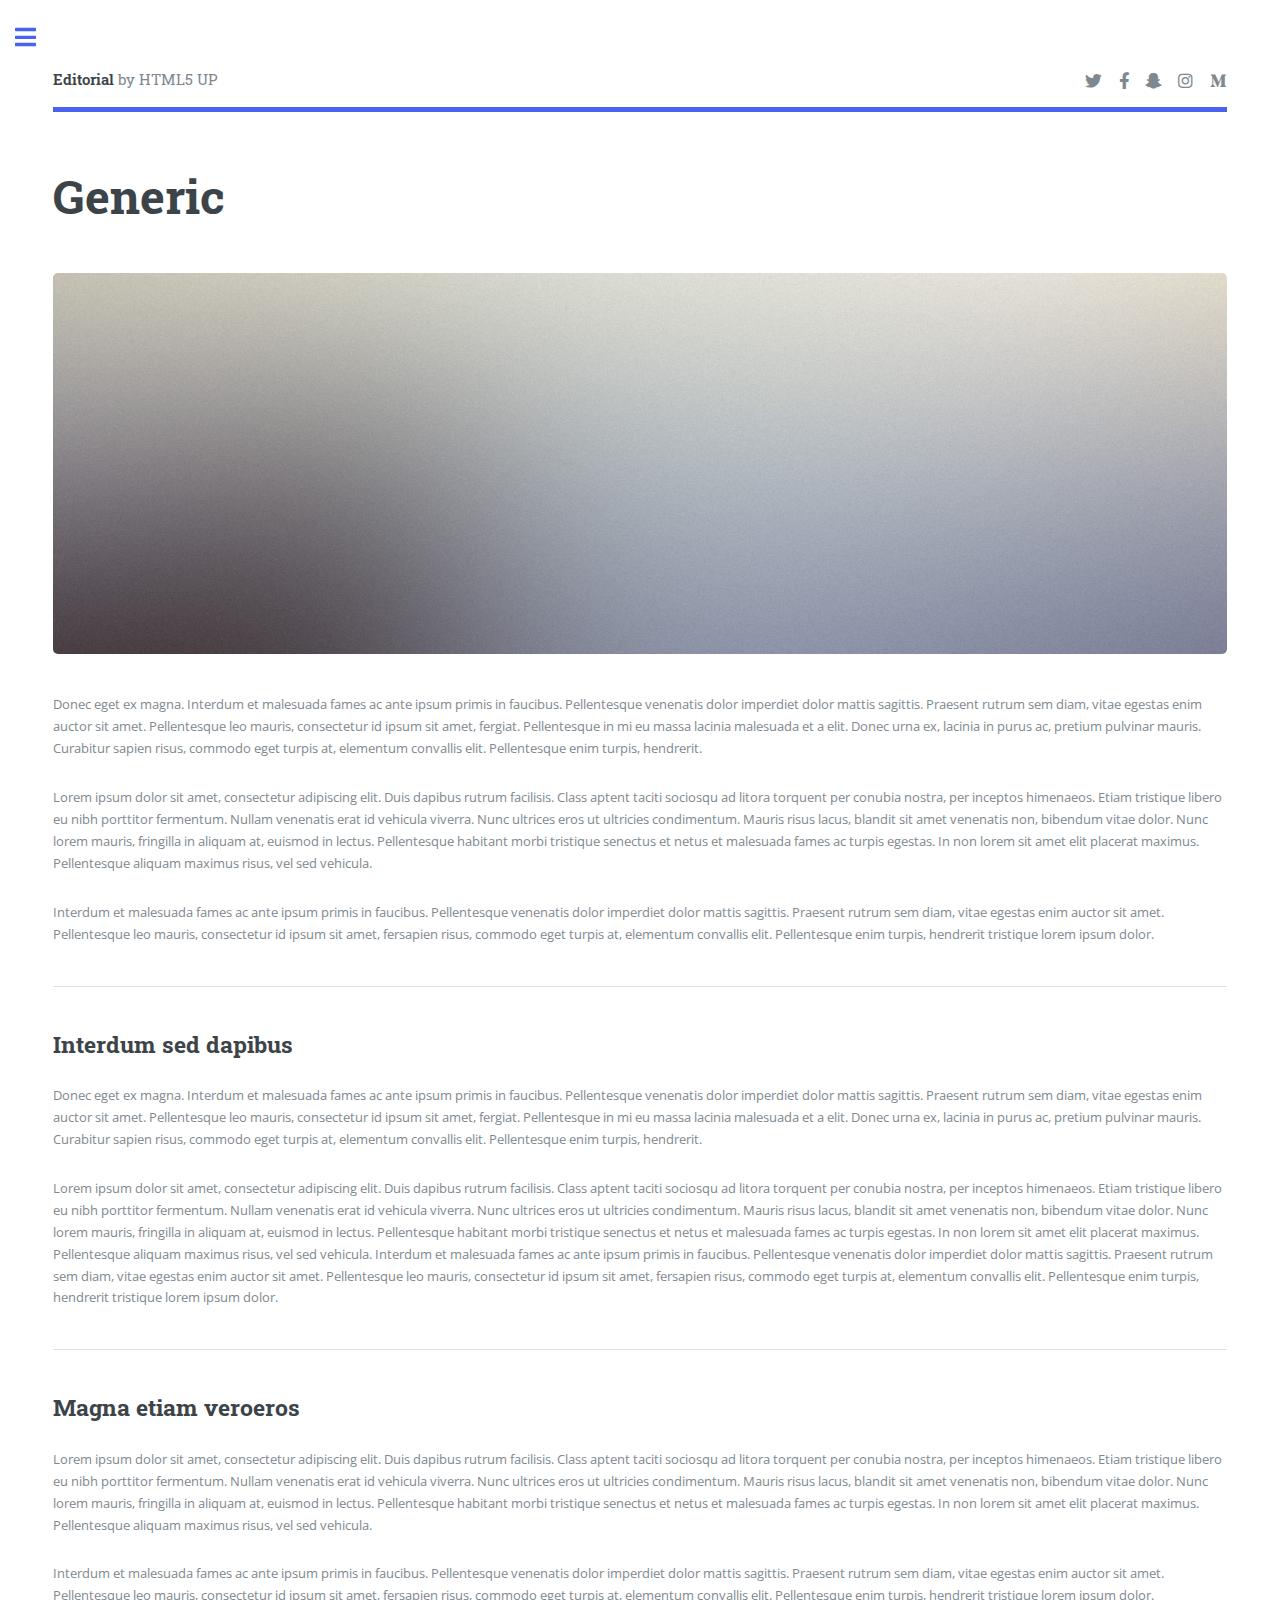
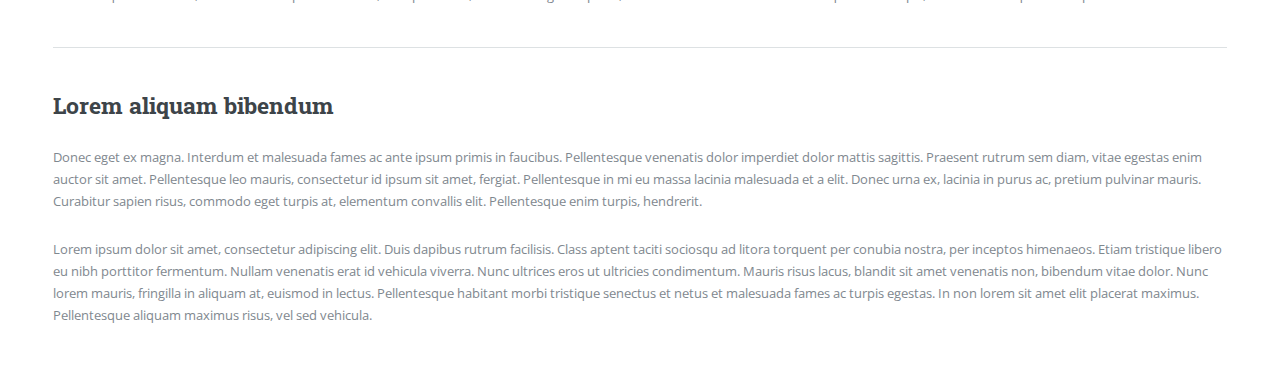
<file: generic.html>
<!DOCTYPE HTML>
<html>
	<head>
		<title>Generic - Editorial by HTML5 UP</title>
		<meta charset="utf-8" />
		<meta name="viewport" content="width=device-width, initial-scale=1, user-scalable=no" />
		<link rel="stylesheet" href="assets/css/main.css" />
	</head>
	<body class="is-preload">

		<!-- Wrapper -->
			<div id="wrapper">

				<!-- Main -->
					<div id="main">
						<div class="inner">

							<!-- Header -->
								<header id="header">
									<a href="index.html" class="logo"><strong>Editorial</strong> by HTML5 UP</a>
									<ul class="icons">
										<li><a href="#" class="icon brands fa-twitter"><span class="label">Twitter</span></a></li>
										<li><a href="#" class="icon brands fa-facebook-f"><span class="label">Facebook</span></a></li>
										<li><a href="#" class="icon brands fa-snapchat-ghost"><span class="label">Snapchat</span></a></li>
										<li><a href="#" class="icon brands fa-instagram"><span class="label">Instagram</span></a></li>
										<li><a href="#" class="icon brands fa-medium-m"><span class="label">Medium</span></a></li>
									</ul>
								</header>

							<!-- Content -->
								<section>
									<header class="main">
										<h1>Generic</h1>
									</header>

									<span class="image main"><img src="images/pic11.jpg" alt="" /></span>

									<p>Donec eget ex magna. Interdum et malesuada fames ac ante ipsum primis in faucibus. Pellentesque venenatis dolor imperdiet dolor mattis sagittis. Praesent rutrum sem diam, vitae egestas enim auctor sit amet. Pellentesque leo mauris, consectetur id ipsum sit amet, fergiat. Pellentesque in mi eu massa lacinia malesuada et a elit. Donec urna ex, lacinia in purus ac, pretium pulvinar mauris. Curabitur sapien risus, commodo eget turpis at, elementum convallis elit. Pellentesque enim turpis, hendrerit.</p>
									<p>Lorem ipsum dolor sit amet, consectetur adipiscing elit. Duis dapibus rutrum facilisis. Class aptent taciti sociosqu ad litora torquent per conubia nostra, per inceptos himenaeos. Etiam tristique libero eu nibh porttitor fermentum. Nullam venenatis erat id vehicula viverra. Nunc ultrices eros ut ultricies condimentum. Mauris risus lacus, blandit sit amet venenatis non, bibendum vitae dolor. Nunc lorem mauris, fringilla in aliquam at, euismod in lectus. Pellentesque habitant morbi tristique senectus et netus et malesuada fames ac turpis egestas. In non lorem sit amet elit placerat maximus. Pellentesque aliquam maximus risus, vel sed vehicula.</p>
									<p>Interdum et malesuada fames ac ante ipsum primis in faucibus. Pellentesque venenatis dolor imperdiet dolor mattis sagittis. Praesent rutrum sem diam, vitae egestas enim auctor sit amet. Pellentesque leo mauris, consectetur id ipsum sit amet, fersapien risus, commodo eget turpis at, elementum convallis elit. Pellentesque enim turpis, hendrerit tristique lorem ipsum dolor.</p>

									<hr class="major" />

									<h2>Interdum sed dapibus</h2>
									<p>Donec eget ex magna. Interdum et malesuada fames ac ante ipsum primis in faucibus. Pellentesque venenatis dolor imperdiet dolor mattis sagittis. Praesent rutrum sem diam, vitae egestas enim auctor sit amet. Pellentesque leo mauris, consectetur id ipsum sit amet, fergiat. Pellentesque in mi eu massa lacinia malesuada et a elit. Donec urna ex, lacinia in purus ac, pretium pulvinar mauris. Curabitur sapien risus, commodo eget turpis at, elementum convallis elit. Pellentesque enim turpis, hendrerit.</p>
									<p>Lorem ipsum dolor sit amet, consectetur adipiscing elit. Duis dapibus rutrum facilisis. Class aptent taciti sociosqu ad litora torquent per conubia nostra, per inceptos himenaeos. Etiam tristique libero eu nibh porttitor fermentum. Nullam venenatis erat id vehicula viverra. Nunc ultrices eros ut ultricies condimentum. Mauris risus lacus, blandit sit amet venenatis non, bibendum vitae dolor. Nunc lorem mauris, fringilla in aliquam at, euismod in lectus. Pellentesque habitant morbi tristique senectus et netus et malesuada fames ac turpis egestas. In non lorem sit amet elit placerat maximus. Pellentesque aliquam maximus risus, vel sed vehicula. Interdum et malesuada fames ac ante ipsum primis in faucibus. Pellentesque venenatis dolor imperdiet dolor mattis sagittis. Praesent rutrum sem diam, vitae egestas enim auctor sit amet. Pellentesque leo mauris, consectetur id ipsum sit amet, fersapien risus, commodo eget turpis at, elementum convallis elit. Pellentesque enim turpis, hendrerit tristique lorem ipsum dolor.</p>

									<hr class="major" />

									<h2>Magna etiam veroeros</h2>
									<p>Lorem ipsum dolor sit amet, consectetur adipiscing elit. Duis dapibus rutrum facilisis. Class aptent taciti sociosqu ad litora torquent per conubia nostra, per inceptos himenaeos. Etiam tristique libero eu nibh porttitor fermentum. Nullam venenatis erat id vehicula viverra. Nunc ultrices eros ut ultricies condimentum. Mauris risus lacus, blandit sit amet venenatis non, bibendum vitae dolor. Nunc lorem mauris, fringilla in aliquam at, euismod in lectus. Pellentesque habitant morbi tristique senectus et netus et malesuada fames ac turpis egestas. In non lorem sit amet elit placerat maximus. Pellentesque aliquam maximus risus, vel sed vehicula.</p>
									<p>Interdum et malesuada fames ac ante ipsum primis in faucibus. Pellentesque venenatis dolor imperdiet dolor mattis sagittis. Praesent rutrum sem diam, vitae egestas enim auctor sit amet. Pellentesque leo mauris, consectetur id ipsum sit amet, fersapien risus, commodo eget turpis at, elementum convallis elit. Pellentesque enim turpis, hendrerit tristique lorem ipsum dolor.</p>

									<hr class="major" />

									<h2>Lorem aliquam bibendum</h2>
									<p>Donec eget ex magna. Interdum et malesuada fames ac ante ipsum primis in faucibus. Pellentesque venenatis dolor imperdiet dolor mattis sagittis. Praesent rutrum sem diam, vitae egestas enim auctor sit amet. Pellentesque leo mauris, consectetur id ipsum sit amet, fergiat. Pellentesque in mi eu massa lacinia malesuada et a elit. Donec urna ex, lacinia in purus ac, pretium pulvinar mauris. Curabitur sapien risus, commodo eget turpis at, elementum convallis elit. Pellentesque enim turpis, hendrerit.</p>
									<p>Lorem ipsum dolor sit amet, consectetur adipiscing elit. Duis dapibus rutrum facilisis. Class aptent taciti sociosqu ad litora torquent per conubia nostra, per inceptos himenaeos. Etiam tristique libero eu nibh porttitor fermentum. Nullam venenatis erat id vehicula viverra. Nunc ultrices eros ut ultricies condimentum. Mauris risus lacus, blandit sit amet venenatis non, bibendum vitae dolor. Nunc lorem mauris, fringilla in aliquam at, euismod in lectus. Pellentesque habitant morbi tristique senectus et netus et malesuada fames ac turpis egestas. In non lorem sit amet elit placerat maximus. Pellentesque aliquam maximus risus, vel sed vehicula.</p>

								</section>

						</div>
					</div>

				<!-- Sidebar -->
					<div id="sidebar">
						<div class="inner">

							<!-- Search -->
								<section id="search" class="alt">
									<form method="post" action="#">
										<input type="text" name="query" id="query" placeholder="Search" />
									</form>
								</section>

							<!-- Menu -->
								<nav id="menu">
									<header class="major">
										<h2>Menu</h2>
									</header>
									<ul>
										<li><a href="index.html">Homepage</a></li>
										<li><a href="generic.html">Generic</a></li>
										<li><a href="elements.html">Elements</a></li>
										<li>
											<span class="opener">Submenu</span>
											<ul>
												<li><a href="#">Lorem Dolor</a></li>
												<li><a href="#">Ipsum Adipiscing</a></li>
												<li><a href="#">Tempus Magna</a></li>
												<li><a href="#">Feugiat Veroeros</a></li>
											</ul>
										</li>
										<li><a href="#">Etiam Dolore</a></li>
										<li><a href="#">Adipiscing</a></li>
										<li>
											<span class="opener">Another Submenu</span>
											<ul>
												<li><a href="#">Lorem Dolor</a></li>
												<li><a href="#">Ipsum Adipiscing</a></li>
												<li><a href="#">Tempus Magna</a></li>
												<li><a href="#">Feugiat Veroeros</a></li>
											</ul>
										</li>
										<li><a href="#">Maximus Erat</a></li>
										<li><a href="#">Sapien Mauris</a></li>
										<li><a href="#">Amet Lacinia</a></li>
									</ul>
								</nav>

							<!-- Section -->
								<section>
									<header class="major">
										<h2>Ante interdum</h2>
									</header>
									<div class="mini-posts">
										<article>
											<a href="#" class="image"><img src="images/pic07.jpg" alt="" /></a>
											<p>Aenean ornare velit lacus, ac varius enim lorem ullamcorper dolore aliquam.</p>
										</article>
										<article>
											<a href="#" class="image"><img src="images/pic08.jpg" alt="" /></a>
											<p>Aenean ornare velit lacus, ac varius enim lorem ullamcorper dolore aliquam.</p>
										</article>
										<article>
											<a href="#" class="image"><img src="images/pic09.jpg" alt="" /></a>
											<p>Aenean ornare velit lacus, ac varius enim lorem ullamcorper dolore aliquam.</p>
										</article>
									</div>
									<ul class="actions">
										<li><a href="#" class="button">More</a></li>
									</ul>
								</section>

							<!-- Section -->
								<section>
									<header class="major">
										<h2>Get in touch</h2>
									</header>
									<p>Sed varius enim lorem ullamcorper dolore aliquam aenean ornare velit lacus, ac varius enim lorem ullamcorper dolore. Proin sed aliquam facilisis ante interdum. Sed nulla amet lorem feugiat tempus aliquam.</p>
									<ul class="contact">
										<li class="icon solid fa-envelope"><a href="#">information@untitled.tld</a></li>
										<li class="icon solid fa-phone">(000) 000-0000</li>
										<li class="icon solid fa-home">1234 Somewhere Road #8254<br />
										Nashville, TN 00000-0000</li>
									</ul>
								</section>

							<!-- Footer -->
								<footer id="footer">
									<p class="copyright">&copy; Untitled. All rights reserved. Demo Images: <a href="https://unsplash.com">Unsplash</a>. Design: <a href="https://html5up.net">HTML5 UP</a>.</p>
								</footer>

						</div>
					</div>

			</div>

		<!-- Scripts -->
			<script src="assets/js/jquery.min.js"></script>
			<script src="assets/js/browser.min.js"></script>
			<script src="assets/js/breakpoints.min.js"></script>
			<script src="assets/js/util.js"></script>
			<script src="assets/js/main.js"></script>

	</body>
</html>
</file>
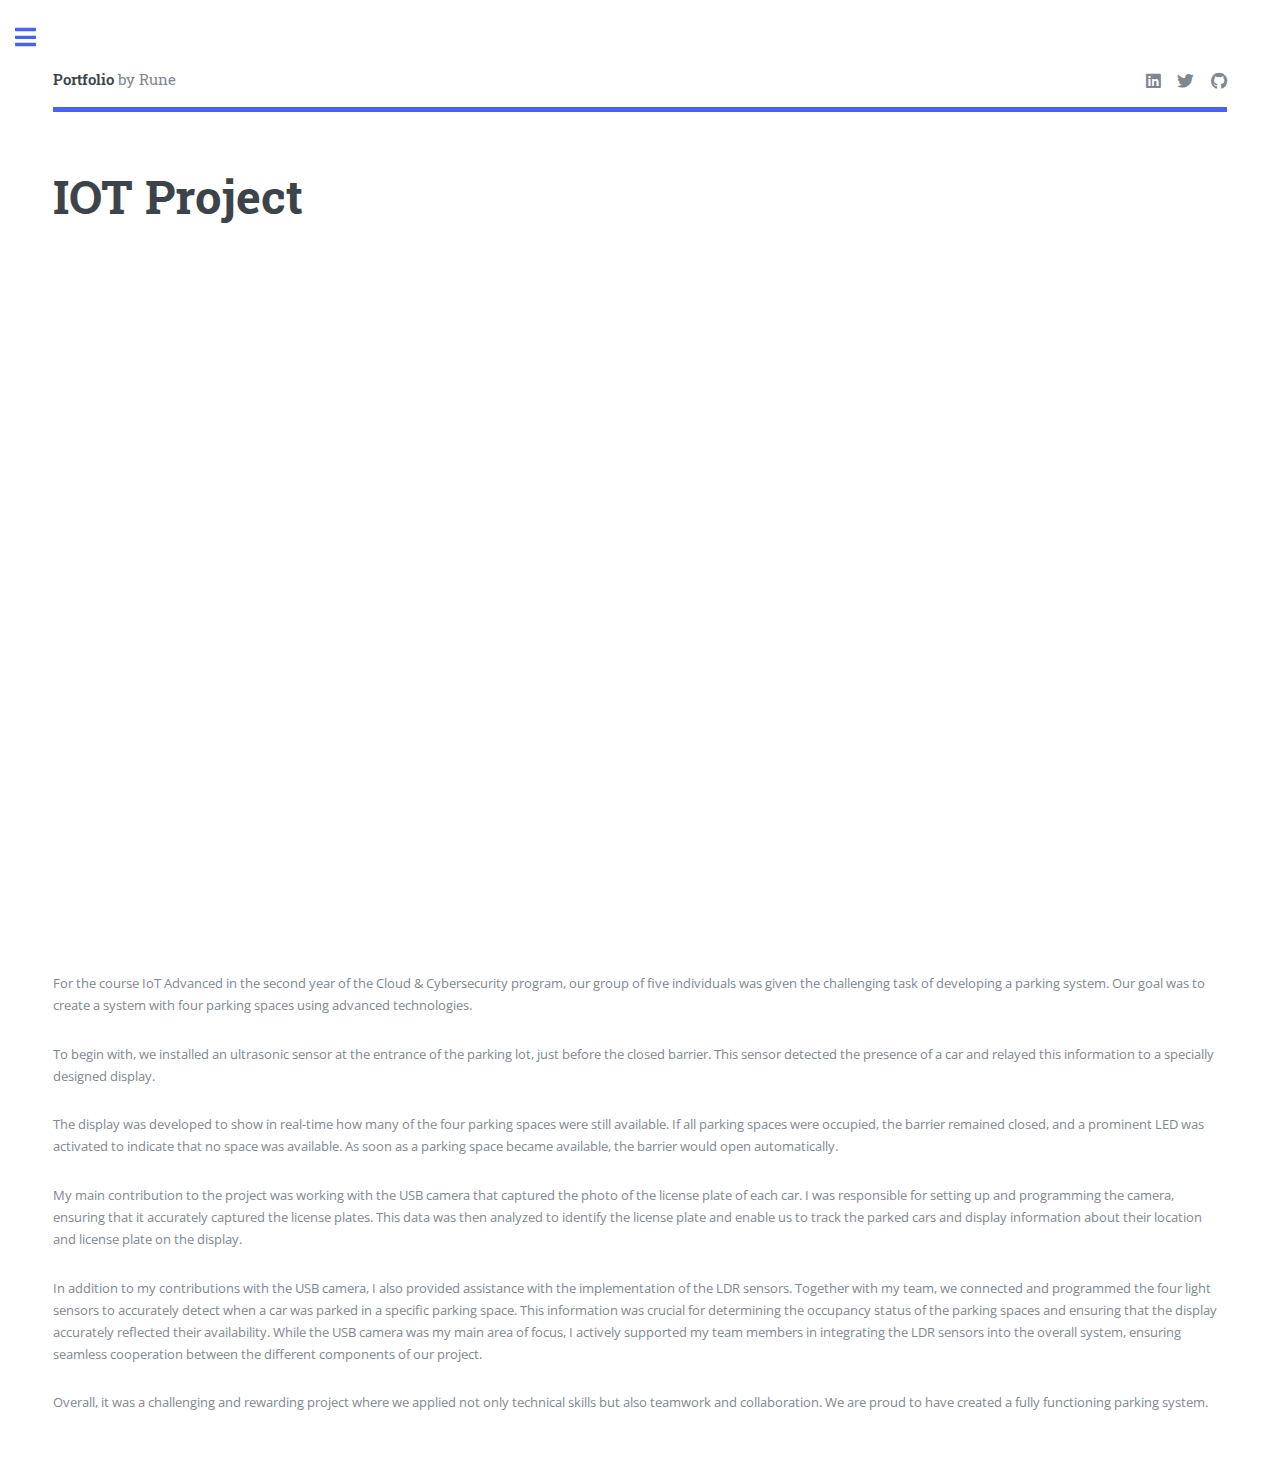
<file: IOT.html>
<!DOCTYPE HTML>
<html>
	<head>
		<title>IOT Project</title>
		<meta charset="utf-8" />
		<meta name="viewport" content="width=device-width, initial-scale=1, user-scalable=no" />
		<link rel="stylesheet" href="assets/css/main.css" />
	</head>
	<body class="is-preload">

		<!-- Wrapper -->
			<div id="wrapper">

				<!-- Main -->
					<div id="main">
						<div class="inner">

							<!-- Header -->
								<header id="header">
									<a href="index.html" class="logo"><strong>Portfolio</strong> by Rune</a>
									<ul class="icons">
										<li><a href="https://www.linkedin.com/in/runemannaerts151/" class="icon brands fa-linkedin" target="_blank"><span class="label">Linkedin</span></a></li>
										<li><a href="https://twitter.com/w3bd3v2" class="icon brands fa-twitter" target="_blank"><span class="label">Twitter</span></a></li>
										<li><a href="https://github.com/RuneMannaerts" class="icon brands fa-github" target="_blank"><span class="label">Github</span></a></li>
									</ul>
								</header>

							<!-- Content -->
								<section>
									<header class="main">
										<h1>IOT Project</h1>
									</header>

									<span class="image main"><div style="position: relative; padding-bottom: 56.25%; height: 0; overflow: hidden;">
										<iframe style="position: absolute; top: 0; left: 0; width: 100%; height: 100%;" src="https://www.youtube.com/embed/YAPvpGdsn0s" title="Project IOT" allowfullscreen></iframe>
									  </div></span>

									<p>For the course IoT Advanced in the second year of the Cloud & Cybersecurity program, our group of five individuals was given the challenging task of developing a parking system. Our goal was to create a system with four parking spaces using advanced technologies.</p>
									<p>To begin with, we installed an ultrasonic sensor at the entrance of the parking lot, just before the closed barrier. This sensor detected the presence of a car and relayed this information to a specially designed display.</p>

									<p>The display was developed to show in real-time how many of the four parking spaces were still available. If all parking spaces were occupied, the barrier remained closed, and a prominent LED was activated to indicate that no space was available. As soon as a parking space became available, the barrier would open automatically.</p>
									<p>My main contribution to the project was working with the USB camera that captured the photo of the license plate of each car. I was responsible for setting up and programming the camera, ensuring that it accurately captured the license plates. This data was then analyzed to identify the license plate and enable us to track the parked cars and display information about their location and license plate on the display.</p>
									
									<p>In addition to my contributions with the USB camera, I also provided assistance with the implementation of the LDR sensors. Together with my team, we connected and programmed the four light sensors to accurately detect when a car was parked in a specific parking space. This information was crucial for determining the occupancy status of the parking spaces and ensuring that the display accurately reflected their availability. While the USB camera was my main area of focus, I actively supported my team members in integrating the LDR sensors into the overall system, ensuring seamless cooperation between the different components of our project.</p>
									<p>Overall, it was a challenging and rewarding project where we applied not only technical skills but also teamwork and collaboration. We are proud to have created a fully functioning parking system.</p>

								</section>

						</div>
					</div>

				<!-- Sidebar -->
				<div id="sidebar">
					<div class="inner">

						<!-- Menu -->
							<nav id="menu">
								<header class="major">
									<h2>Menu</h2>
								</header>
								<ul>
									<li><a href="index.html">Homepage</a></li>
									<li><a href="about_me.html">About me</a></li>
									<li><a href="Stage.html">Internship</a></li>
									<li>
										<span class="opener">Realisaties</span>
										<ul>
											<li><a href="Ondernemende_student.html">Night of the Entrepreneurial Student</a></li>
											<li><a href="IT_HACKTORY.html">IT HACKTORY</a></li>
											<li><a href="Project4_0.html">PROJECT 4.0</a></li>
											<li><a href="IOT.html">IOT Project</a></li>
										</ul>
									</li>
								</ul>
							</nav>

						<!-- Section 
							<section>
								<header class="major">
									<h2>Ante interdum</h2>
								</header>
								<div class="mini-posts">
									<article>
										<a href="#" class="image"><img src="images/pic07.jpg" alt="" /></a>
										<p>Aenean ornare velit lacus, ac varius enim lorem ullamcorper dolore aliquam.</p>
									</article>
									<article>
										<a href="#" class="image"><img src="images/pic08.jpg" alt="" /></a>
										<p>Aenean ornare velit lacus, ac varius enim lorem ullamcorper dolore aliquam.</p>
									</article>
									<article>
										<a href="#" class="image"><img src="images/pic09.jpg" alt="" /></a>
										<p>Aenean ornare velit lacus, ac varius enim lorem ullamcorper dolore aliquam.</p>
									</article>
								</div>
								<ul class="actions">
									<li><a href="#" class="button">More</a></li>
								</ul>
							</section> -->

						<!-- Section -->
							<section>
								<header class="major">
									<h2>Get in touch</h2>
								</header>
								<p>Thank you for visiting my portfolio website! If you have any inquiries or would like to discuss potential collaborations, I kindly request that you reach out to me via email or phone. Please note that while I am deeply focused on my work, I make a dedicated effort to respond promptly to all messages.</p>

								<p>Due to the nature of my work, my phone is usually locked away to minimize distractions. Therefore, I highly recommend contacting me through email as the most reliable and efficient means of communication. However, if your matter is urgent or requires immediate attention, please feel free to give me a call.</p>
									
								<p>To contact me, please use the details given below:</p>
								<ul class="contact">
									<li class="icon solid fa-envelope"><a href="mailto:adanasit.rune@gmail.com" target="_blank">adanasit.rune@gmail.com</a></li>
									<li class="icon solid fa-phone">+32 487 79 18 42</li>
									<li class="icon solid fa-home">Stokerijstraat 7 <br> 3920 lommel</li>
								</ul>
							</section>

						<!-- Footer -->
							<footer id="footer">
								<p class="copyright">&copy; Rune Mannaerts.  Base-design: <a href="https://html5up.net/editorial" target="_blank">HTML5 UP</a>.</p>
							</footer>

						</div>
					</div>

			</div>

		<!-- Scripts -->
			<script src="assets/js/jquery.min.js"></script>
			<script src="assets/js/browser.min.js"></script>
			<script src="assets/js/breakpoints.min.js"></script>
			<script src="assets/js/util.js"></script>
			<script src="assets/js/main.js"></script>

	</body>
</html>
</file>
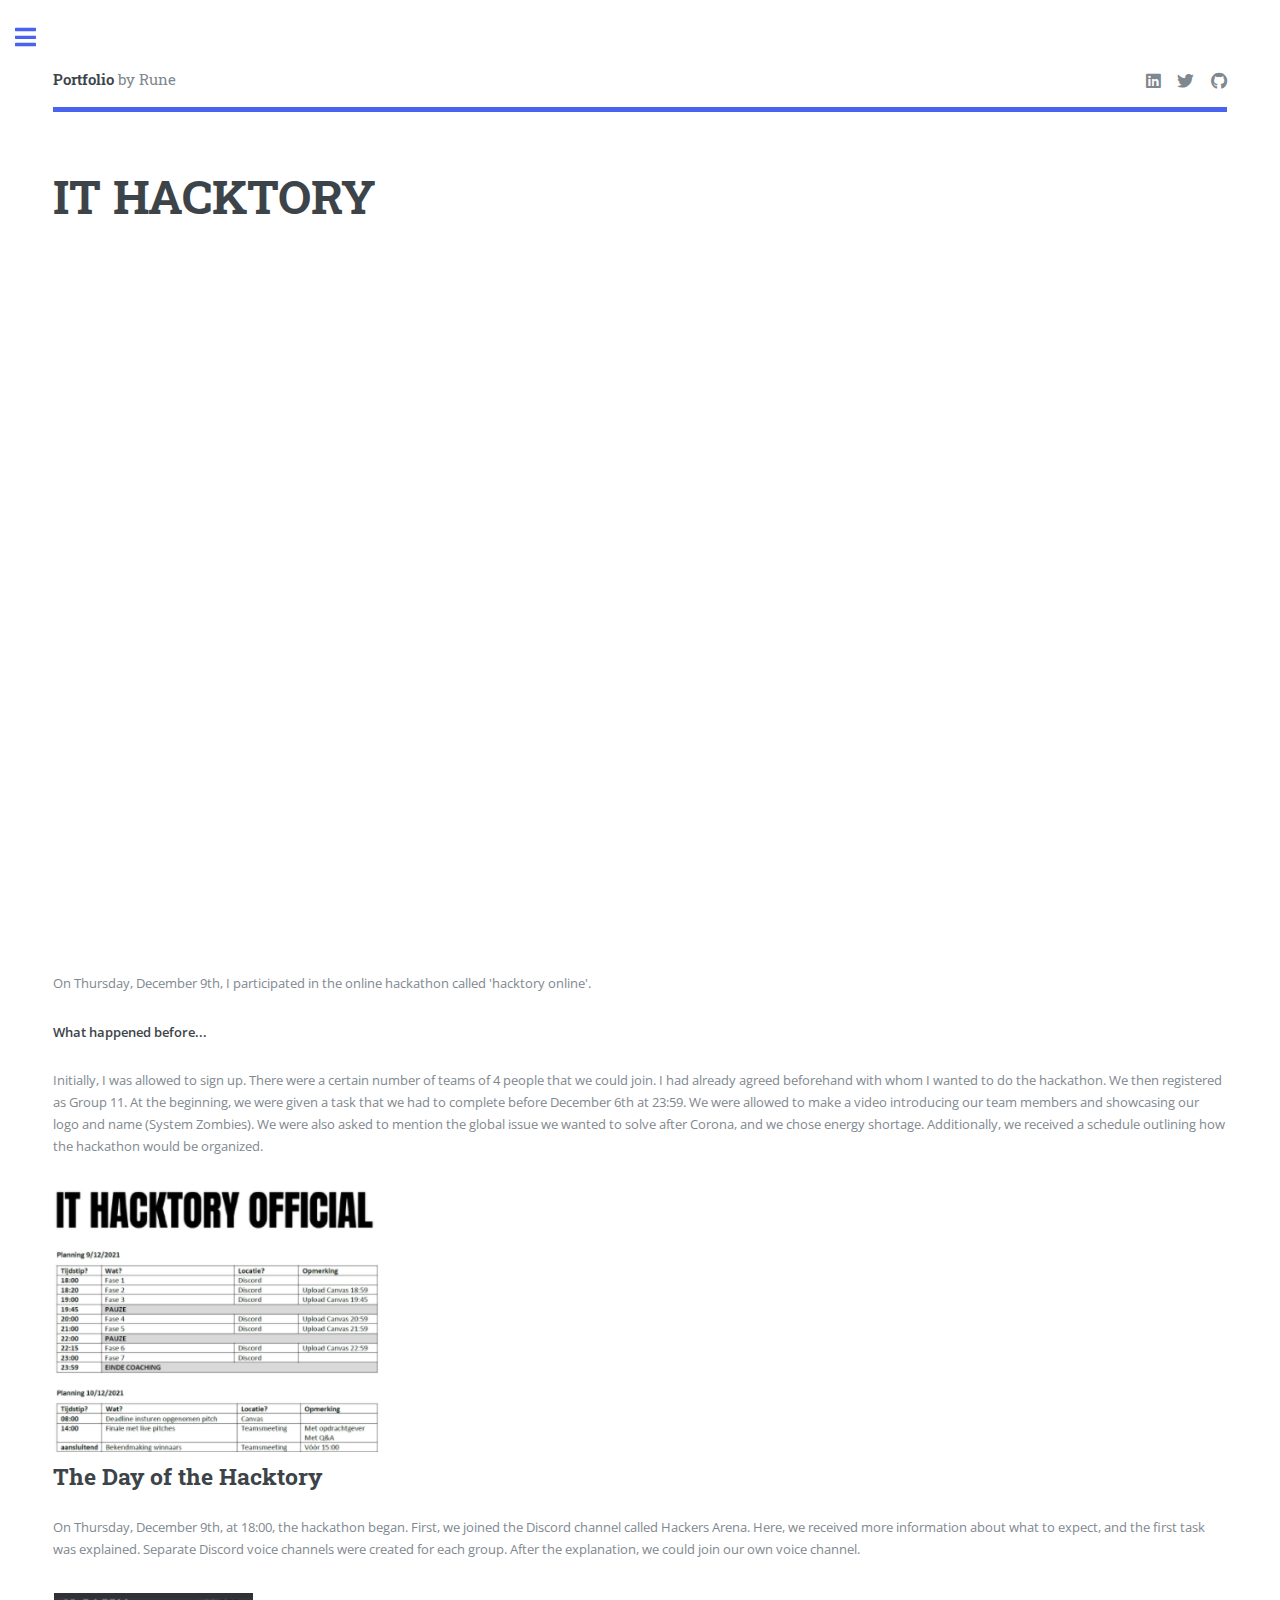
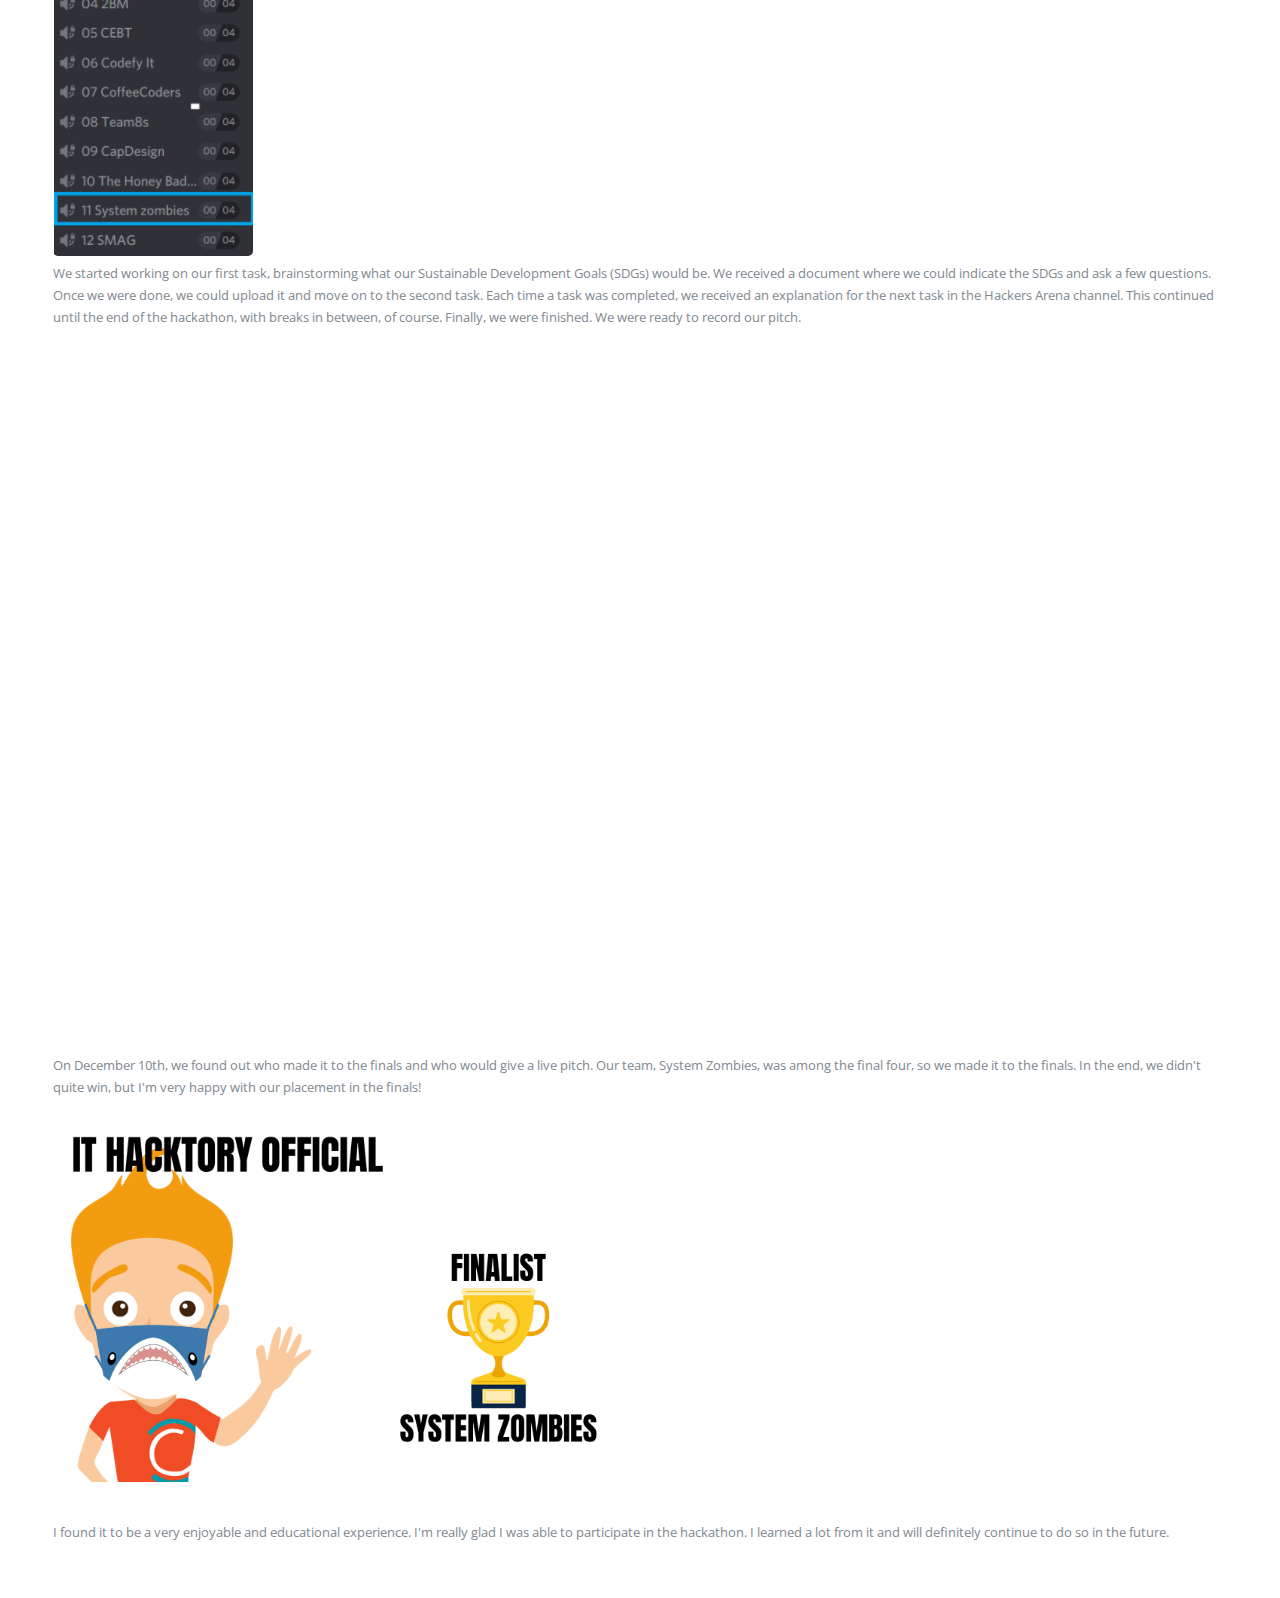
<file: IT_HACKTORY.html>
<!DOCTYPE HTML>
<html>
	<head>
		<title>IT HACKTORY</title>
		<meta charset="utf-8" />
		<meta name="viewport" content="width=device-width, initial-scale=1, user-scalable=no" />
		<link rel="stylesheet" href="assets/css/main.css" />
	</head>
	<body class="is-preload">

		<!-- Wrapper -->
			<div id="wrapper">

				<!-- Main -->
					<div id="main">
						<div class="inner">

							<!-- Header -->
								<header id="header">
									<a href="index.html" class="logo"><strong>Portfolio</strong> by Rune</a>
									<ul class="icons">
										<li><a href="https://www.linkedin.com/in/runemannaerts151/" class="icon brands fa-linkedin" target="_blank"><span class="label">Linkedin</span></a></li>
										<li><a href="https://twitter.com/w3bd3v2" class="icon brands fa-twitter" target="_blank"><span class="label">Twitter</span></a></li>
										<li><a href="https://github.com/RuneMannaerts" class="icon brands fa-github" target="_blank"><span class="label">Github</span></a></li>
									</ul>
								</header>

							<!-- Content -->
								<section>
									<header class="main">
										<h1>IT HACKTORY</h1>
									</header>

									<span class="image main"><div style="position: relative; padding-bottom: 56.25%; height: 0; overflow: hidden;">
										<iframe style="position: absolute; top: 0; left: 0; width: 100%; height: 100%;" src="https://www.youtube.com/embed/QgJ8f5GMjHE" title="Brighterfuture" frameborder="0" allow="accelerometer; autoplay; clipboard-write; encrypted-media; gyroscope; picture-in-picture; web-share" allowfullscreen></iframe>
									  </div></span>

									<p>On Thursday, December 9th, I participated in the online hackathon called 'hacktory online'.</p>
									<p><b>What happened before...</b></p>
									<p>Initially, I was allowed to sign up. There were a certain number of teams of 4 people that we could join. I had already agreed beforehand with whom I wanted to do the hackathon. We then registered as Group 11. At the beginning, we were given a task that we had to complete before December 6th at 23:59. We were allowed to make a video introducing our team members and showcasing our logo and name (System Zombies). We were also asked to mention the global issue we wanted to solve after Corona, and we chose energy shortage. Additionally, we received a schedule outlining how the hackathon would be organized.</p>
									<span class="image main-small"><img src="images/planning.png" alt="" /></span>
									<h2>The Day of the Hacktory</h2>
									<p>On Thursday, December 9th, at 18:00, the hackathon began. First, we joined the Discord channel called Hackers Arena. Here, we received more information about what to expect, and the first task was explained. Separate Discord voice channels were created for each group. After the explanation, we could join our own voice channel.</p>
									<span class="image main-small"><img src="images/discord.png" alt="" /></span>
									<p>We started working on our first task, brainstorming what our Sustainable Development Goals (SDGs) would be. We received a document where we could indicate the SDGs and ask a few questions. Once we were done, we could upload it and move on to the second task. Each time a task was completed, we received an explanation for the next task in the Hackers Arena channel. This continued until the end of the hackathon, with breaks in between, of course. Finally, we were finished. We were ready to record our pitch.</p>
									<span class="image main-smaller"><div style="position: relative; padding-bottom: 56.25%; height: 0; overflow: hidden;">
										<iframe style="position: absolute; top: 0; left: 0; width: 100%; height: 100%;" src="https://www.youtube.com/embed/A2pzlvw17JI" title="system zombies" frameborder="0" allow="accelerometer; autoplay; clipboard-write; encrypted-media; gyroscope; picture-in-picture; web-share" allowfullscreen></iframe>
									  </div></span>
									<p>On December 10th, we found out who made it to the finals and who would give a live pitch. Our team, System Zombies, was among the final four, so we made it to the finals. In the end, we didn't quite win, but I'm very happy with our placement in the finals!</p>
									<span class="image main-smaller"><img src="images/FINALIST_11.png" alt="" /></span>
									<p>I found it to be a very enjoyable and educational experience. I'm really glad I was able to participate in the hackathon. I learned a lot from it and will definitely continue to do so in the future.</p>
								</section>

						</div>
					</div>

				<!-- Sidebar -->
				<div id="sidebar">
					<div class="inner">

						<!-- Menu -->
							<nav id="menu">
								<header class="major">
									<h2>Menu</h2>
								</header>
								<ul>
									<li><a href="index.html">Homepage</a></li>
									<li><a href="about_me.html">About me</a></li>
									<li><a href="Stage.html">Internship</a></li>
									<li>
										<span class="opener">Realisaties</span>
										<ul>
											<li><a href="Ondernemende_student.html">Night of the Entrepreneurial Student</a></li>
											<li><a href="IT_HACKTORY.html">IT HACKTORY</a></li>
											<li><a href="Project4_0.html">PROJECT 4.0</a></li>
											<li><a href="IOT.html">IOT Project</a></li>
										</ul>
									</li>
								</ul>
							</nav>

						<!-- Section 
							<section>
								<header class="major">
									<h2>Ante interdum</h2>
								</header>
								<div class="mini-posts">
									<article>
										<a href="#" class="image"><img src="images/pic07.jpg" alt="" /></a>
										<p>Aenean ornare velit lacus, ac varius enim lorem ullamcorper dolore aliquam.</p>
									</article>
									<article>
										<a href="#" class="image"><img src="images/pic08.jpg" alt="" /></a>
										<p>Aenean ornare velit lacus, ac varius enim lorem ullamcorper dolore aliquam.</p>
									</article>
									<article>
										<a href="#" class="image"><img src="images/pic09.jpg" alt="" /></a>
										<p>Aenean ornare velit lacus, ac varius enim lorem ullamcorper dolore aliquam.</p>
									</article>
								</div>
								<ul class="actions">
									<li><a href="#" class="button">More</a></li>
								</ul>
							</section> -->

						<!-- Section -->
							<section>
								<header class="major">
									<h2>Get in touch</h2>
								</header>
								<p>Thank you for visiting my portfolio website! If you have any inquiries or would like to discuss potential collaborations, I kindly request that you reach out to me via email or phone. Please note that while I am deeply focused on my work, I make a dedicated effort to respond promptly to all messages.</p>

								<p>Due to the nature of my work, my phone is usually locked away to minimize distractions. Therefore, I highly recommend contacting me through email as the most reliable and efficient means of communication. However, if your matter is urgent or requires immediate attention, please feel free to give me a call.</p>
									
								<p>To contact me, please use the details given below:</p>
								<ul class="contact">
									<li class="icon solid fa-envelope"><a href="mailto:adanasit.rune@gmail.com" target="_blank">adanasit.rune@gmail.com</a></li>
									<li class="icon solid fa-phone">+32 487 79 18 42</li>
									<li class="icon solid fa-home">Stokerijstraat 7 <br> 3920 lommel</li>
								</ul>
							</section>

						<!-- Footer -->
							<footer id="footer">
								<p class="copyright">&copy; Rune Mannaerts.  Base-design: <a href="https://html5up.net/editorial" target="_blank">HTML5 UP</a>.</p>
							</footer>

						</div>
					</div>

			</div>

		<!-- Scripts -->
			<script src="assets/js/jquery.min.js"></script>
			<script src="assets/js/browser.min.js"></script>
			<script src="assets/js/breakpoints.min.js"></script>
			<script src="assets/js/util.js"></script>
			<script src="assets/js/main.js"></script>

	</body>
</html>
</file>
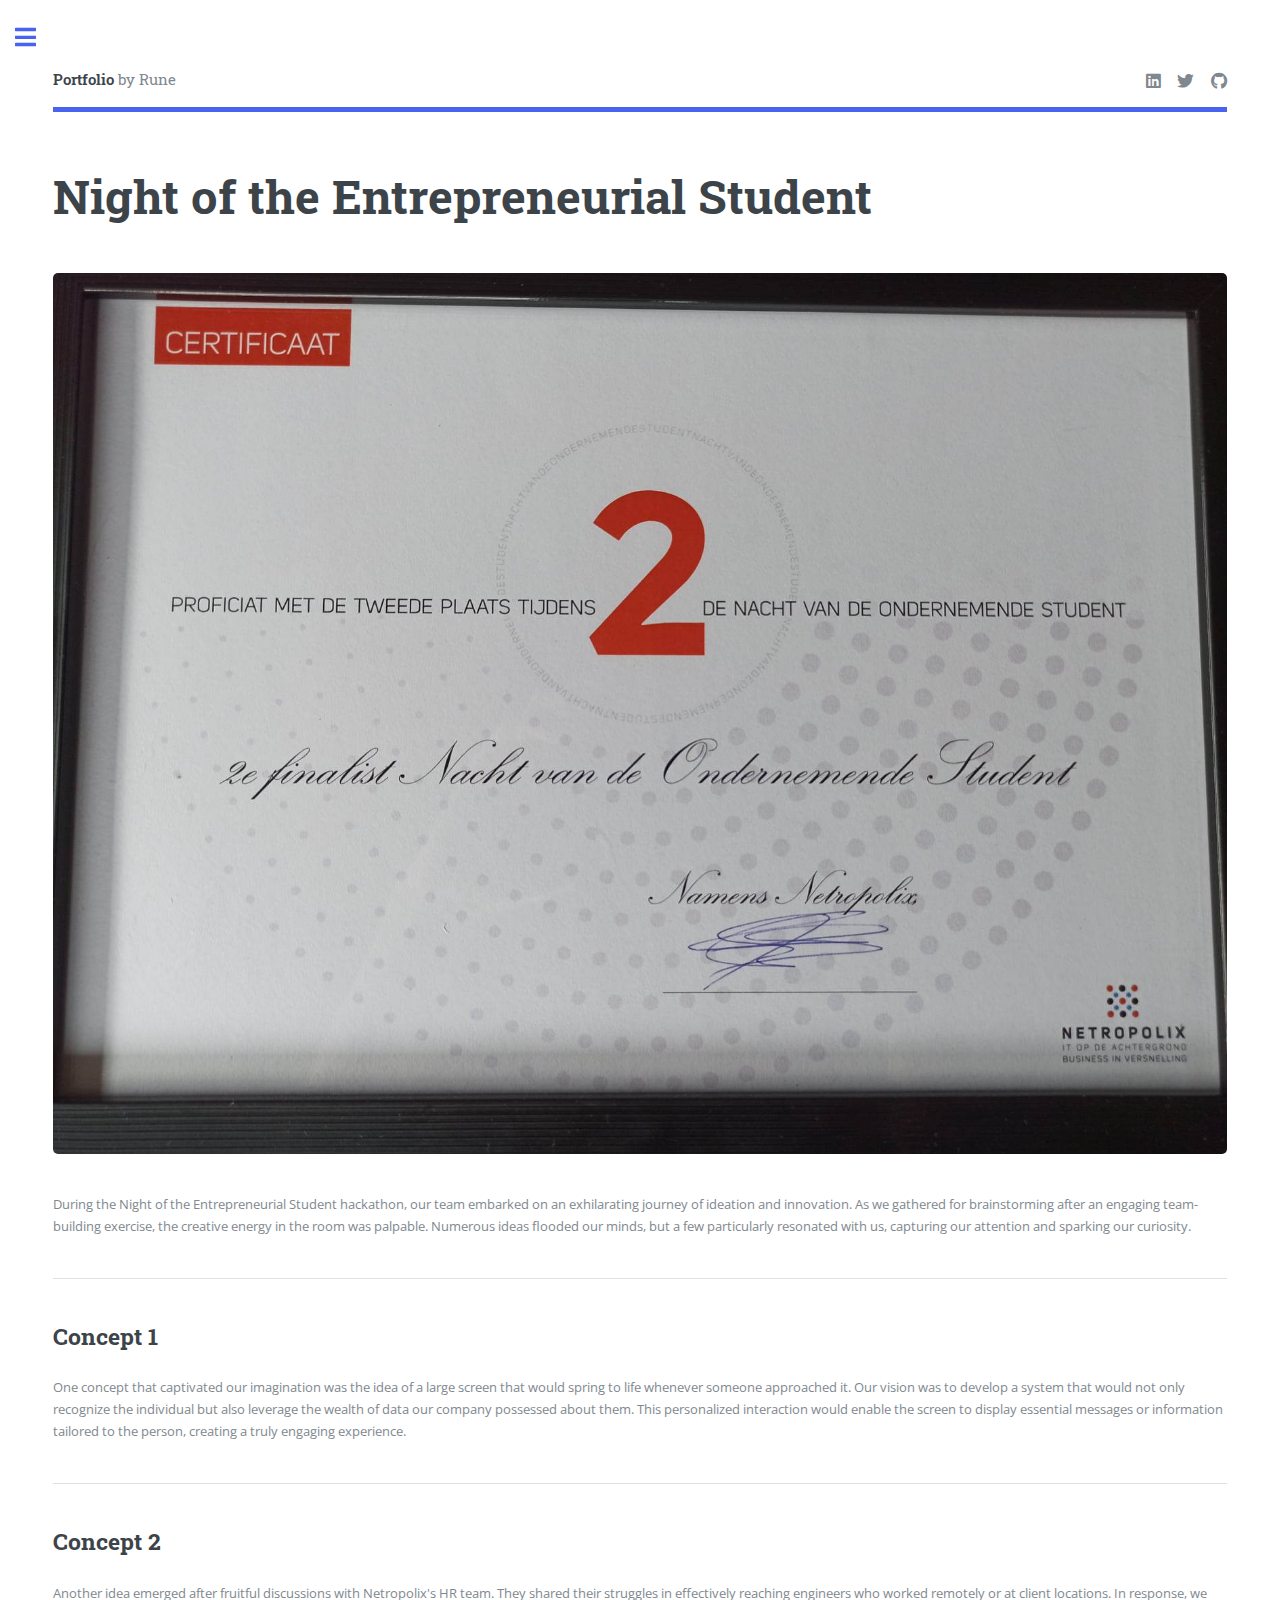
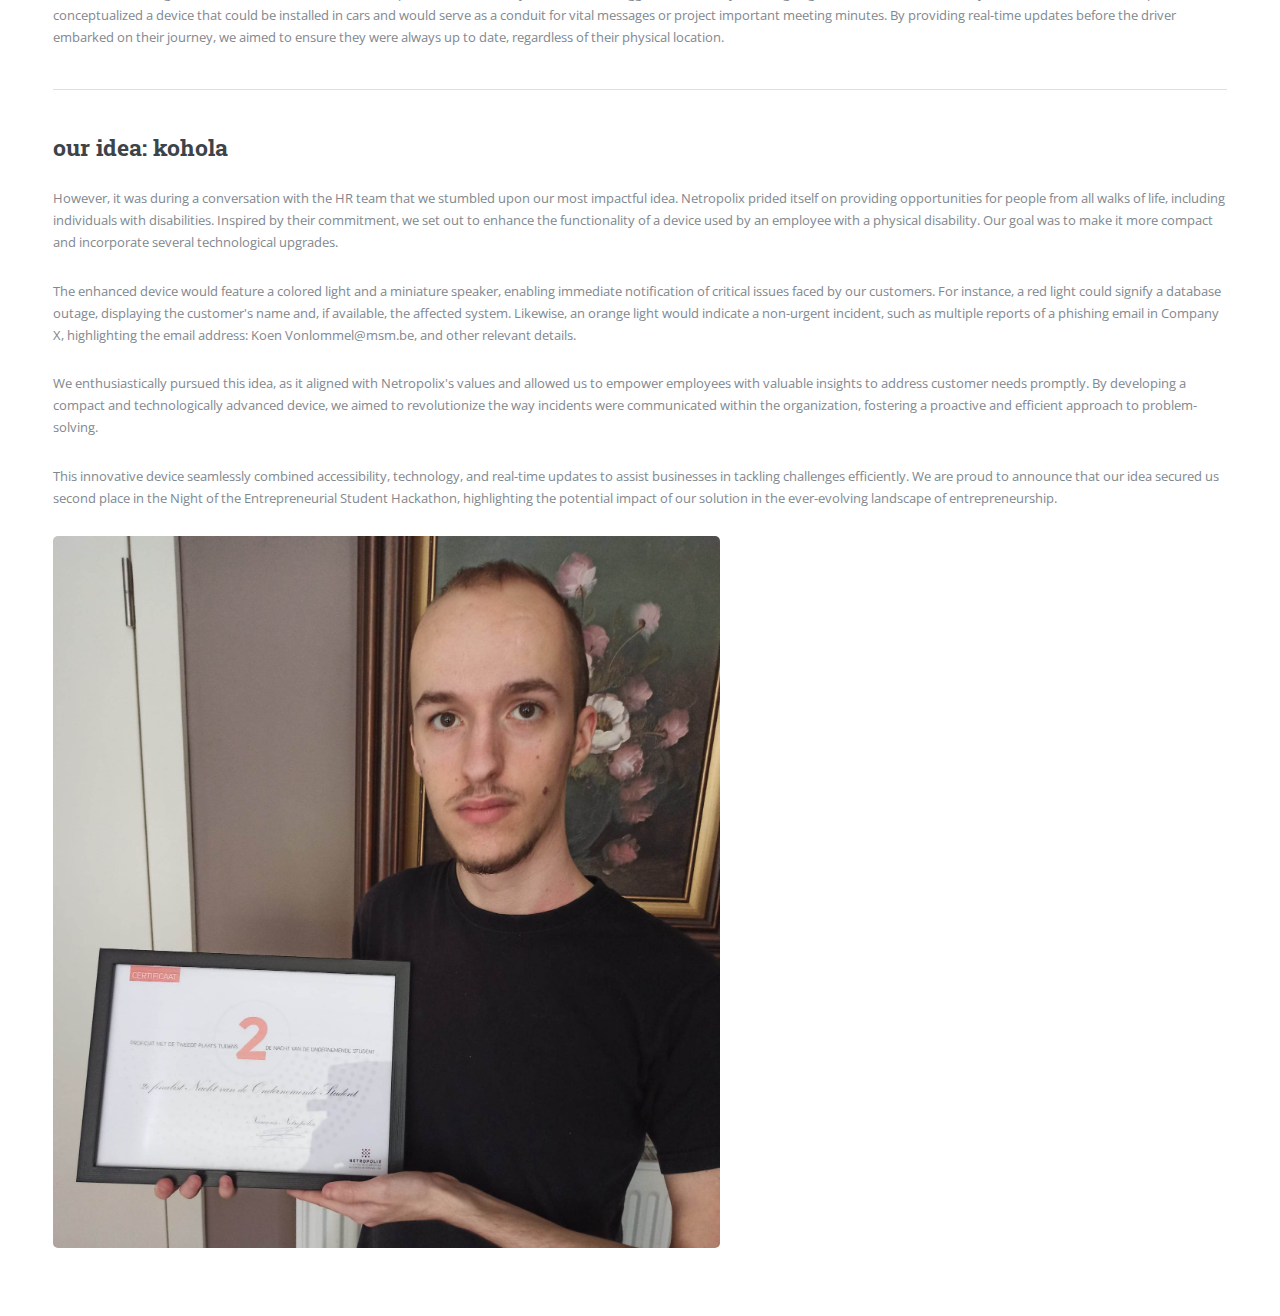
<file: Ondernemende_student.html>
<!DOCTYPE HTML>
<html>
	<head>
		<title>Night of the Entrepreneurial Student</title>
		<meta charset="utf-8" />
		<meta name="viewport" content="width=device-width, initial-scale=1, user-scalable=no" />
		<link rel="stylesheet" href="assets/css/main.css" />
	</head>
	<body class="is-preload">

		<!-- Wrapper -->
			<div id="wrapper">

				<!-- Main -->
					<div id="main">
						<div class="inner">

							<!-- Header -->
								<header id="header">
									<a href="index.html" class="logo"><strong>Portfolio</strong> by Rune</a>
									<ul class="icons">
										<li><a href="https://www.linkedin.com/in/runemannaerts151/" class="icon brands fa-linkedin" target="_blank"><span class="label">Linkedin</span></a></li>
										<li><a href="https://twitter.com/w3bd3v2" class="icon brands fa-twitter" target="_blank"><span class="label">Twitter</span></a></li>
										<li><a href="https://github.com/RuneMannaerts" class="icon brands fa-github" target="_blank"><span class="label">Github</span></a></li>
									</ul>
								</header>

							<!-- Content -->
								<section>
									<header class="main">
										<h1>Night of the Entrepreneurial Student</h1>
									</header>

									<span class="image main"><img src="images/certificate.jpg" alt="" /></span>

									<p>During the Night of the Entrepreneurial Student hackathon, our team embarked on an exhilarating journey of ideation and innovation. As we gathered for brainstorming after an engaging team-building exercise, the creative energy in the room was palpable. Numerous ideas flooded our minds, but a few particularly resonated with us, capturing our attention and sparking our curiosity.</p>
									<hr class="major" />

									<h2>Concept 1</h2>
									<p>One concept that captivated our imagination was the idea of a large screen that would spring to life whenever someone approached it. Our vision was to develop a system that would not only recognize the individual but also leverage the wealth of data our company possessed about them. This personalized interaction would enable the screen to display essential messages or information tailored to the person, creating a truly engaging experience.</p>

									<hr class="major" />

									<h2>Concept 2</h2>
									<p>Another idea emerged after fruitful discussions with Netropolix's HR team. They shared their struggles in effectively reaching engineers who worked remotely or at client locations. In response, we conceptualized a device that could be installed in cars and would serve as a conduit for vital messages or project important meeting minutes. By providing real-time updates before the driver embarked on their journey, we aimed to ensure they were always up to date, regardless of their physical location.</p>

									<hr class="major" />

									<h2>our idea: kohola</h2>
									<p>However, it was during a conversation with the HR team that we stumbled upon our most impactful idea. Netropolix prided itself on providing opportunities for people from all walks of life, including individuals with disabilities. Inspired by their commitment, we set out to enhance the functionality of a device used by an employee with a physical disability. Our goal was to make it more compact and incorporate several technological upgrades.</p>
									<p>The enhanced device would feature a colored light and a miniature speaker, enabling immediate notification of critical issues faced by our customers. For instance, a red light could signify a database outage, displaying the customer's name and, if available, the affected system. Likewise, an orange light would indicate a non-urgent incident, such as multiple reports of a phishing email in Company X, highlighting the email address: Koen Vonlommel@msm.be, and other relevant details.</p>
									<p>We enthusiastically pursued this idea, as it aligned with Netropolix's values and allowed us to empower employees with valuable insights to address customer needs promptly. By developing a compact and technologically advanced device, we aimed to revolutionize the way incidents were communicated within the organization, fostering a proactive and efficient approach to problem-solving.</p>
									<p>This innovative device seamlessly combined accessibility, technology, and real-time updates to assist businesses in tackling challenges efficiently. We are proud to announce that our idea secured us second place in the Night of the Entrepreneurial Student Hackathon, highlighting the potential impact of our solution in the ever-evolving landscape of entrepreneurship.</p>

									<span class="image main-smaller"><img src="images/rune met certificaat.jpg" alt="" /></span>

								</section>

						</div>
					</div>

				<!-- Sidebar -->
				<div id="sidebar">
					<div class="inner">

						<!-- Menu -->
							<nav id="menu">
								<header class="major">
									<h2>Menu</h2>
								</header>
								<ul>
									<li><a href="index.html">Homepage</a></li>
									<li><a href="about_me.html">About me</a></li>
									<li><a href="Stage.html">Internship</a></li>
									<li>
										<span class="opener">Realisaties</span>
										<ul>
											<li><a href="Ondernemende_student.html">Night of the Entrepreneurial Student</a></li>
											<li><a href="IT_HACKTORY.html">IT HACKTORY</a></li>
											<li><a href="Project4_0.html">PROJECT 4.0</a></li>
											<li><a href="IOT.html">IOT Project</a></li>
										</ul>
									</li>
								</ul>
							</nav>

						<!-- Section 
							<section>
								<header class="major">
									<h2>Ante interdum</h2>
								</header>
								<div class="mini-posts">
									<article>
										<a href="#" class="image"><img src="images/pic07.jpg" alt="" /></a>
										<p>Aenean ornare velit lacus, ac varius enim lorem ullamcorper dolore aliquam.</p>
									</article>
									<article>
										<a href="#" class="image"><img src="images/pic08.jpg" alt="" /></a>
										<p>Aenean ornare velit lacus, ac varius enim lorem ullamcorper dolore aliquam.</p>
									</article>
									<article>
										<a href="#" class="image"><img src="images/pic09.jpg" alt="" /></a>
										<p>Aenean ornare velit lacus, ac varius enim lorem ullamcorper dolore aliquam.</p>
									</article>
								</div>
								<ul class="actions">
									<li><a href="#" class="button">More</a></li>
								</ul>
							</section> -->

						<!-- Section -->
							<section>
								<header class="major">
									<h2>Get in touch</h2>
								</header>
								<p>Thank you for visiting my portfolio website! If you have any inquiries or would like to discuss potential collaborations, I kindly request that you reach out to me via email or phone. Please note that while I am deeply focused on my work, I make a dedicated effort to respond promptly to all messages.</p>

								<p>Due to the nature of my work, my phone is usually locked away to minimize distractions. Therefore, I highly recommend contacting me through email as the most reliable and efficient means of communication. However, if your matter is urgent or requires immediate attention, please feel free to give me a call.</p>
									
								<p>To contact me, please use the details given below:</p>
								<ul class="contact">
									<li class="icon solid fa-envelope"><a href="mailto:adanasit.rune@gmail.com" target="_blank">adanasit.rune@gmail.com</a></li>
									<li class="icon solid fa-phone">+32 487 79 18 42</li>
									<li class="icon solid fa-home">Stokerijstraat 7 <br> 3920 lommel</li>
								</ul>
							</section>

						<!-- Footer -->
							<footer id="footer">
								<p class="copyright">&copy; Rune Mannaerts.  Base-design: <a href="https://html5up.net/editorial" target="_blank">HTML5 UP</a>.</p>
							</footer>

						</div>
					</div>

			</div>

		<!-- Scripts -->
			<script src="assets/js/jquery.min.js"></script>
			<script src="assets/js/browser.min.js"></script>
			<script src="assets/js/breakpoints.min.js"></script>
			<script src="assets/js/util.js"></script>
			<script src="assets/js/main.js"></script>

	</body>
</html>
</file>
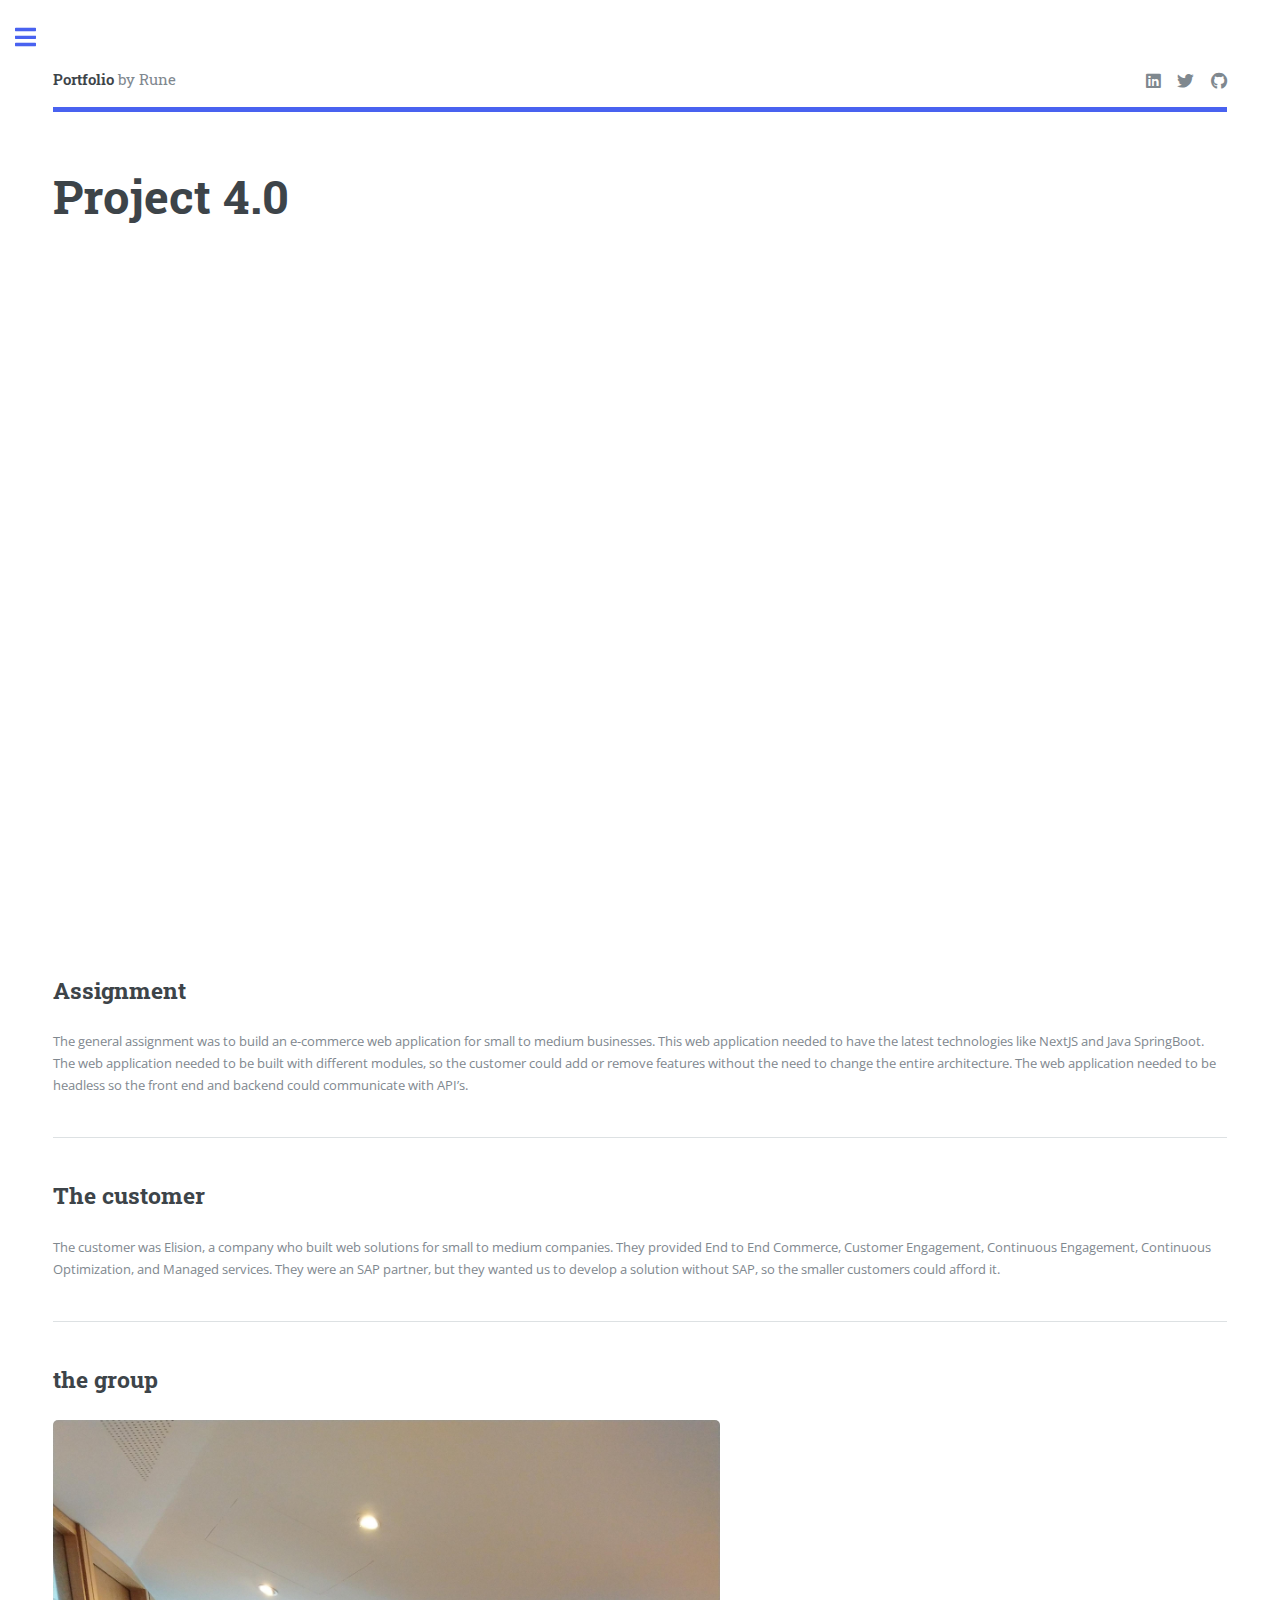
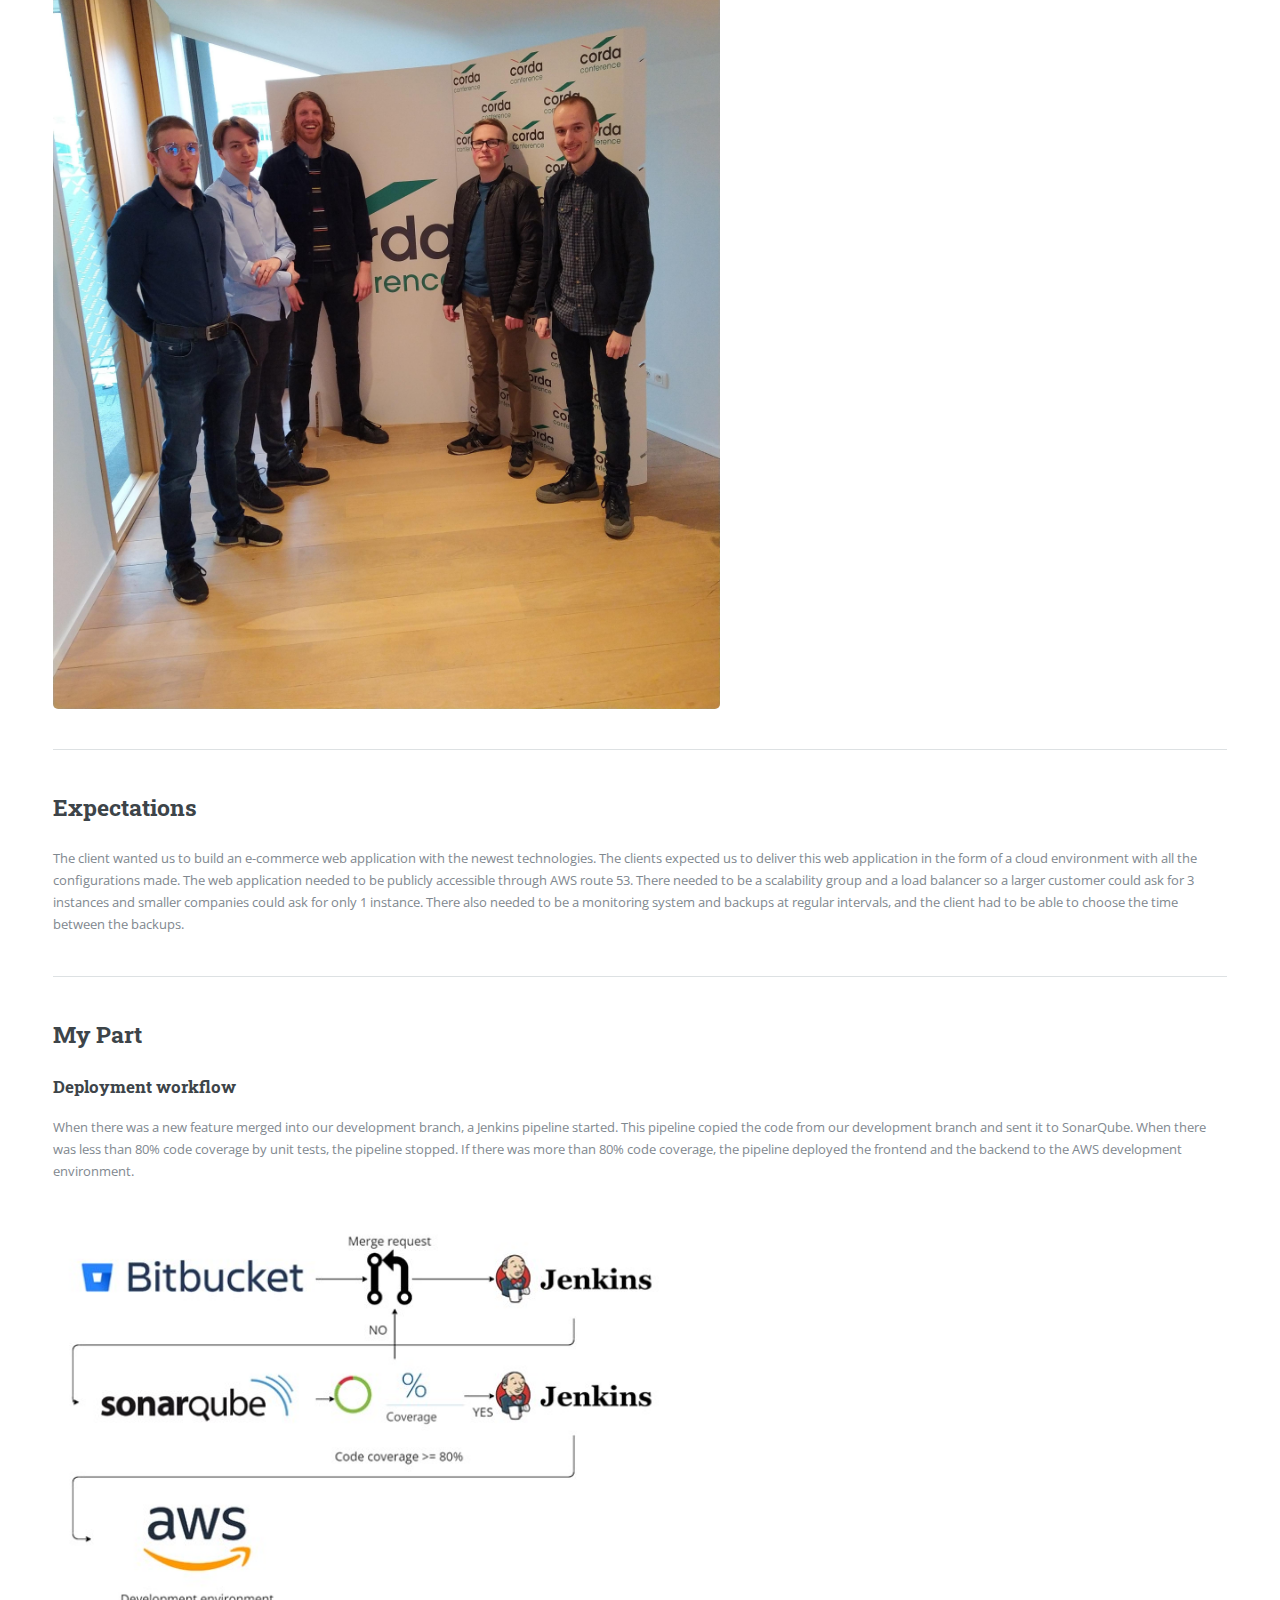
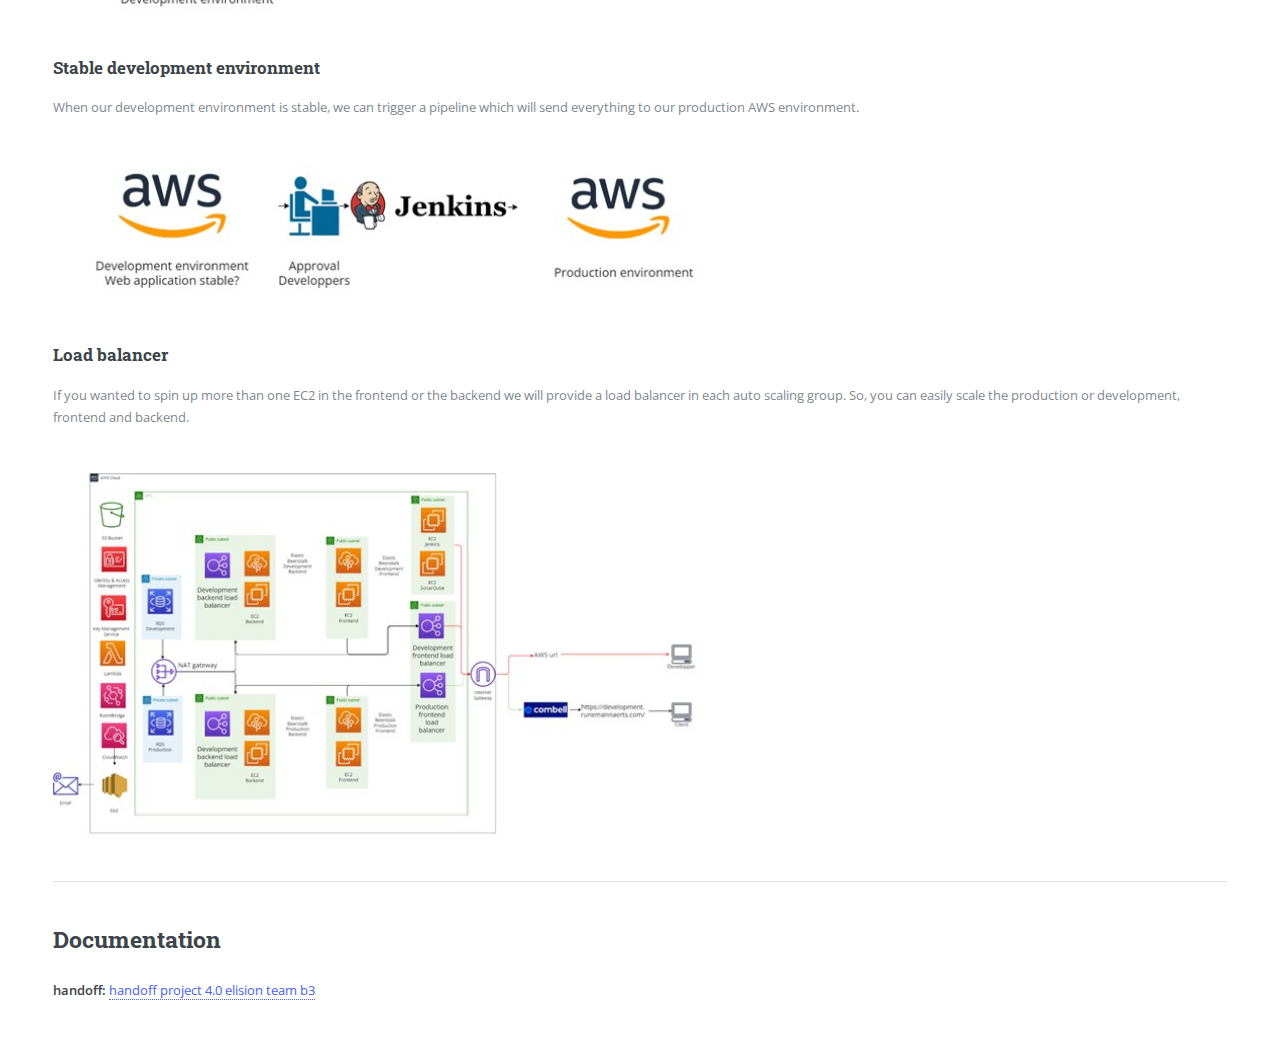
<file: Project4_0.html>
<!DOCTYPE HTML>
<html>
	<head>
		<title>Project 4.0</title>
		<meta charset="utf-8" />
		<meta name="viewport" content="width=device-width, initial-scale=1, user-scalable=no" />
		<link rel="stylesheet" href="assets/css/main.css" />
	</head>
	<body class="is-preload">

		<!-- Wrapper -->
			<div id="wrapper">

				<!-- Main -->
					<div id="main">
						<div class="inner">

							<!-- Header -->
								<header id="header">
									<a href="index.html" class="logo"><strong>Portfolio</strong> by Rune</a>
									<ul class="icons">
										<li><a href="https://www.linkedin.com/in/runemannaerts151/" class="icon brands fa-linkedin" target="_blank"><span class="label">Linkedin</span></a></li>
										<li><a href="https://twitter.com/w3bd3v2" class="icon brands fa-twitter" target="_blank"><span class="label">Twitter</span></a></li>
										<li><a href="https://github.com/RuneMannaerts" class="icon brands fa-github" target="_blank"><span class="label">Github</span></a></li>
									</ul>
								</header>

							<!-- Content -->
								<section>
									<header class="main">
										<h1>Project 4.0</h1>
									</header>

									<span class="image main"><div style="position: relative; padding-bottom: 56.25%; height: 0; overflow: hidden;">
										<iframe style="position: absolute; top: 0; left: 0; width: 100%; height: 100%;" src="https://www.youtube.com/embed/wq-ySmDLKKM" title="Project IOT" allowfullscreen></iframe>
									  </div></span>
									<h2>Assignment</h2>
									<p>The general assignment was to build an e-commerce web application for small to medium businesses. This web application needed to have the latest technologies like NextJS and Java SpringBoot. The web application needed to be built with different modules, so the customer could add or remove features without the need to change the entire architecture. The web application needed to be headless so the front end and backend could communicate with API’s.</p>

									<hr class="major" />

									<h2>The customer</h2>
									<p>The customer was Elision, a company who built web solutions for small to medium companies. They provided End to End Commerce, Customer Engagement, Continuous Engagement, Continuous Optimization, and Managed services. They were an SAP partner, but they wanted us to develop a solution without SAP, so the smaller customers could afford it.</p>

									<hr class="major" />

									<h2>the group</h2>
									<span class="image main-smaller"><img src="images/project4_0_groep.jpg" alt="" /></span>

									<hr class="major" />
									<h2>Expectations</h2>
									<p>The client wanted us to build an e-commerce web application with the newest technologies. The clients expected us to deliver this web application in the form of a cloud environment with all the configurations made. The web application needed to be publicly accessible through AWS route 53. There needed to be a scalability group and a load balancer so a larger customer could ask for 3 instances and smaller companies could ask for only 1 instance. There also needed to be a monitoring system and backups at regular intervals, and the client had to be able to choose the time between the backups.</p>

									<hr class="major" />

									<h2>My Part</h2>
									<h3>Deployment workflow</h3>
									<p>When there was a new feature merged into our development branch, a Jenkins pipeline started. This pipeline copied the code from our development branch and sent it to SonarQube. When there was less than 80% code coverage by unit tests, the pipeline stopped. If there was more than 80% code coverage, the pipeline deployed the frontend and the backend to the AWS development environment.</p>
									<span class="image main-smaller"><img src="images/workflow.jpg" alt="" /></span>

									<h3>Stable development environment</h3>
									<p>When our development environment is stable, we can trigger a pipeline which will send everything to our production AWS environment. </p>
									<span class="image main-smaller"><img src="images/stable workflow.jpg" alt="" /></span>

									<h3>Load balancer</h3>
									<p>If you wanted to spin up more than one EC2 in the frontend or the backend we will provide a load balancer in each auto scaling group. So, you can easily scale the production or development, frontend and backend. </p>
									<span class="image main-smaller"><img src="images/architecture.jpg" alt="" /></span>

									<hr class="major" />
									<h2>Documentation</h2>
									<p><b>handoff:</b> <a href="assets/pdf/Handoff team B3.docx.pdf" download="Handoff_Team_B3.pdf">handoff project 4.0 elision team b3</a></p>

								</section>

						</div>
					</div>

				<!-- Sidebar -->
				<div id="sidebar">
					<div class="inner">

						<!-- Menu -->
							<nav id="menu">
								<header class="major">
									<h2>Menu</h2>
								</header>
								<ul>
									<li><a href="index.html">Homepage</a></li>
									<li><a href="about_me.html">About me</a></li>
									<li><a href="Stage.html">Internship</a></li>
									<li>
										<span class="opener">Realisaties</span>
										<ul>
											<li><a href="Ondernemende_student.html">Night of the Entrepreneurial Student</a></li>
											<li><a href="IT_HACKTORY.html">IT HACKTORY</a></li>
											<li><a href="Project4_0.html">PROJECT 4.0</a></li>
											<li><a href="IOT.html">IOT Project</a></li>
										</ul>
									</li>
								</ul>
							</nav>

						<!-- Section 
							<section>
								<header class="major">
									<h2>Ante interdum</h2>
								</header>
								<div class="mini-posts">
									<article>
										<a href="#" class="image"><img src="images/pic07.jpg" alt="" /></a>
										<p>Aenean ornare velit lacus, ac varius enim lorem ullamcorper dolore aliquam.</p>
									</article>
									<article>
										<a href="#" class="image"><img src="images/pic08.jpg" alt="" /></a>
										<p>Aenean ornare velit lacus, ac varius enim lorem ullamcorper dolore aliquam.</p>
									</article>
									<article>
										<a href="#" class="image"><img src="images/pic09.jpg" alt="" /></a>
										<p>Aenean ornare velit lacus, ac varius enim lorem ullamcorper dolore aliquam.</p>
									</article>
								</div>
								<ul class="actions">
									<li><a href="#" class="button">More</a></li>
								</ul>
							</section> -->

						<!-- Section -->
							<section>
								<header class="major">
									<h2>Get in touch</h2>
								</header>
								<p>Thank you for visiting my portfolio website! If you have any inquiries or would like to discuss potential collaborations, I kindly request that you reach out to me via email or phone. Please note that while I am deeply focused on my work, I make a dedicated effort to respond promptly to all messages.</p>

								<p>Due to the nature of my work, my phone is usually locked away to minimize distractions. Therefore, I highly recommend contacting me through email as the most reliable and efficient means of communication. However, if your matter is urgent or requires immediate attention, please feel free to give me a call.</p>
									
								<p>To contact me, please use the details given below:</p>
								<ul class="contact">
									<li class="icon solid fa-envelope"><a href="mailto:adanasit.rune@gmail.com" target="_blank">adanasit.rune@gmail.com</a></li>
									<li class="icon solid fa-phone">+32 487 79 18 42</li>
									<li class="icon solid fa-home">Stokerijstraat 7 <br> 3920 lommel</li>
								</ul>
							</section>

						<!-- Footer -->
							<footer id="footer">
								<p class="copyright">&copy; Rune Mannaerts.  Base-design: <a href="https://html5up.net/editorial" target="_blank">HTML5 UP</a>.</p>
							</footer>

						</div>
					</div>

			</div>

		<!-- Scripts -->
			<script src="assets/js/jquery.min.js"></script>
			<script src="assets/js/browser.min.js"></script>
			<script src="assets/js/breakpoints.min.js"></script>
			<script src="assets/js/util.js"></script>
			<script src="assets/js/main.js"></script>

	</body>
</html>
</file>
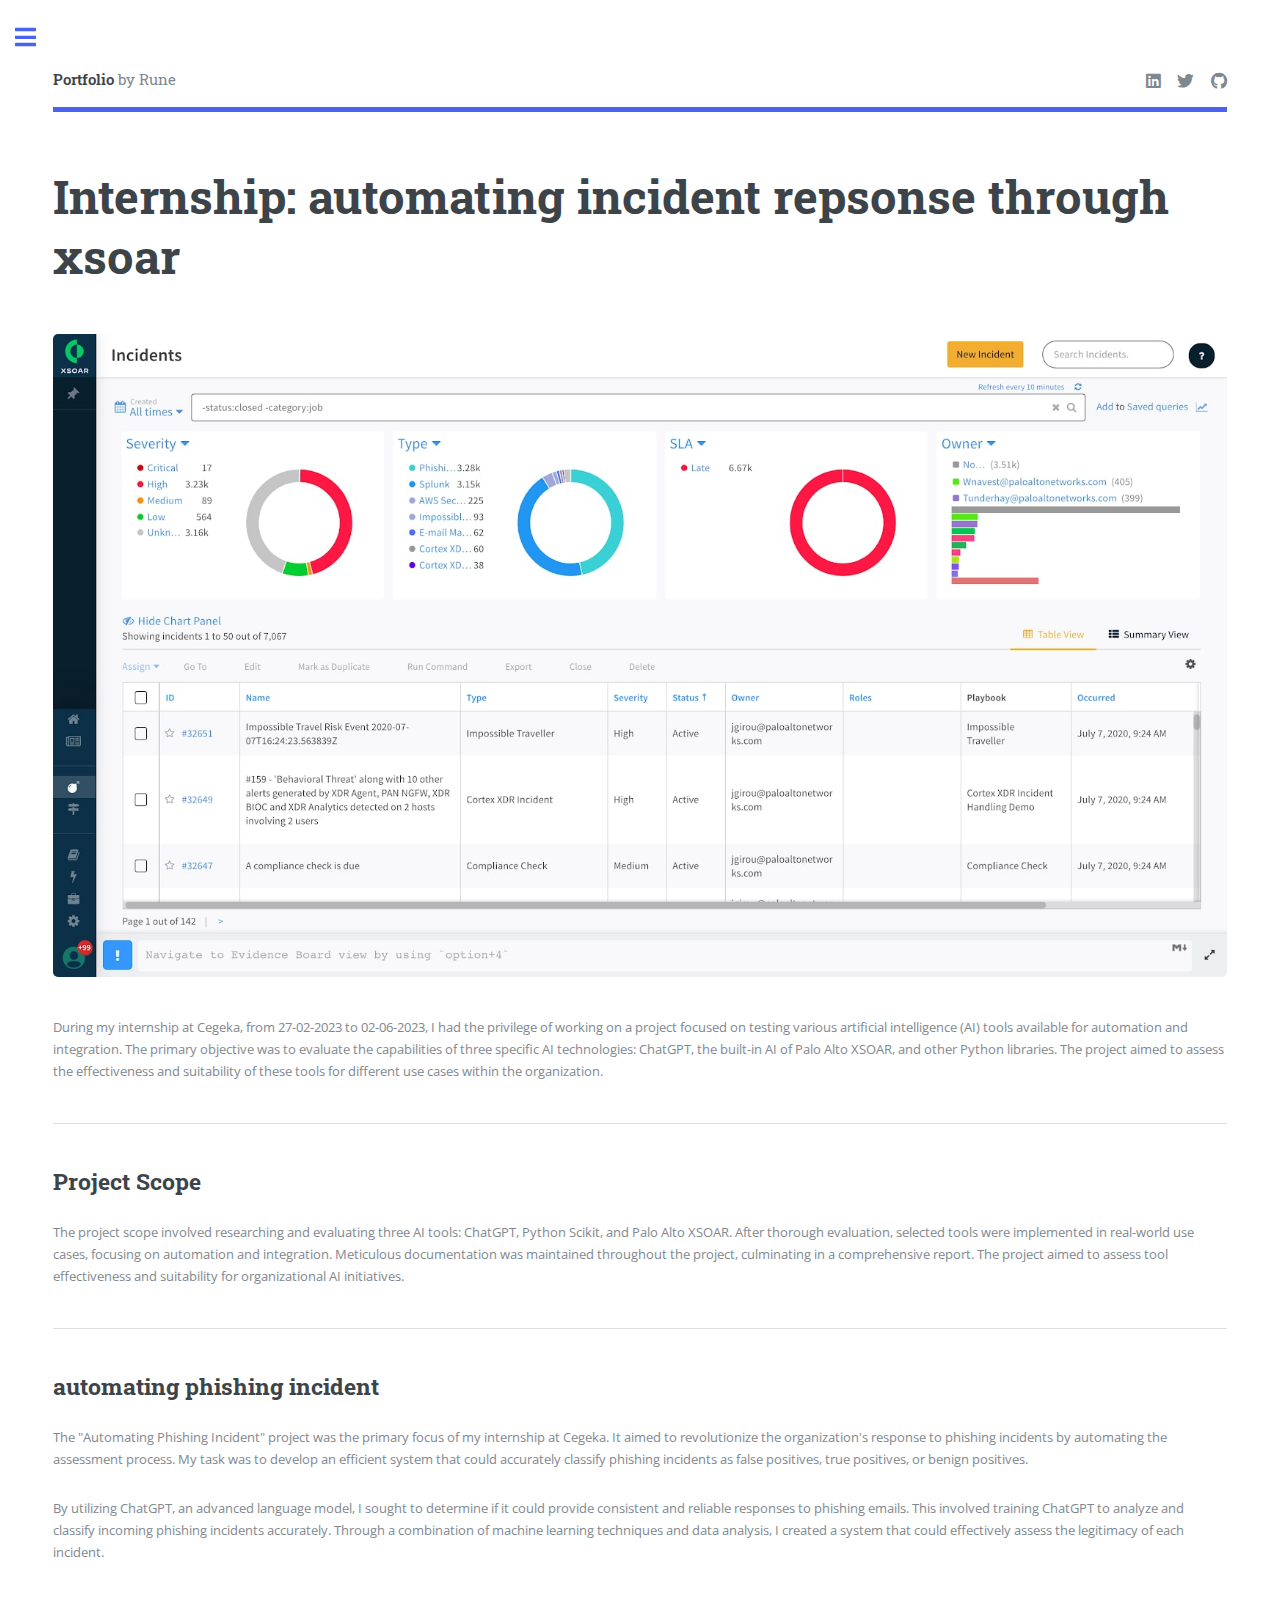
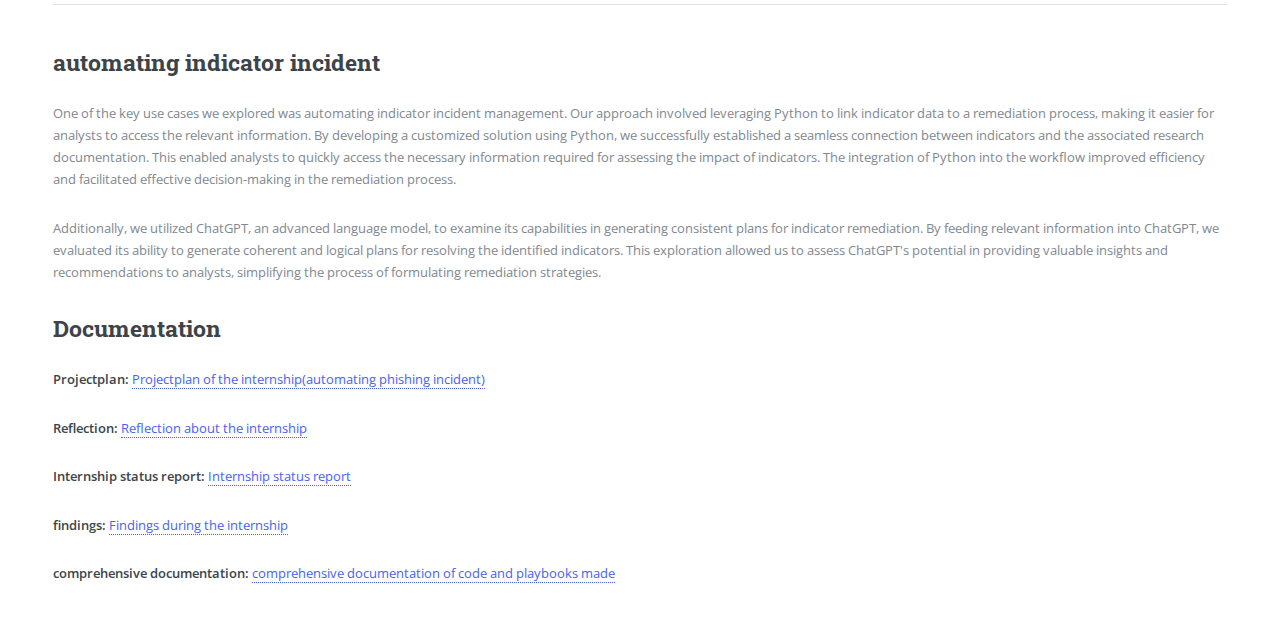
<file: Stage.html>
<!DOCTYPE HTML>
<html>
	<head>
		<title>Internship</title>
		<meta charset="utf-8" />
		<meta name="viewport" content="width=device-width, initial-scale=1, user-scalable=no" />
		<link rel="stylesheet" href="assets/css/main.css" />
	</head>
	<body class="is-preload">

		<!-- Wrapper -->
			<div id="wrapper">

				<!-- Main -->
					<div id="main">
						<div class="inner">

							<!-- Header -->
								<header id="header">
									<a href="index.html" class="logo"><strong>Portfolio</strong> by Rune</a>
									<ul class="icons">
										<li><a href="https://www.linkedin.com/in/runemannaerts151/" class="icon brands fa-linkedin" target="_blank"><span class="label">Linkedin</span></a></li>
										<li><a href="https://twitter.com/w3bd3v2" class="icon brands fa-twitter" target="_blank"><span class="label">Twitter</span></a></li>
										<li><a href="https://github.com/RuneMannaerts" class="icon brands fa-github" target="_blank"><span class="label">Github</span></a></li>
									</ul>
								</header>

							<!-- Content -->
								<section>
									<header class="main">
										<h1>Internship: automating incident repsonse through xsoar</h1>
									</header>

									<span class="image main"><img src="images/cortex-xsoar-request-demo.png" alt="" /></span>

									<p>During my internship at Cegeka, from 27-02-2023 to 02-06-2023, I had the privilege of working on a project focused on testing various artificial intelligence (AI) tools available for automation and integration. The primary objective was to evaluate the capabilities of three specific AI technologies: ChatGPT, the built-in AI of Palo Alto XSOAR, and other Python libraries. The project aimed to assess the effectiveness and suitability of these tools for different use cases within the organization.</p>
									<p></p>
									
									<hr class="major" />

									<h2>Project Scope</h2>
									<p>The project scope involved researching and evaluating three AI tools: ChatGPT, Python Scikit, and Palo Alto XSOAR. After thorough evaluation, selected tools were implemented in real-world use cases, focusing on automation and integration. Meticulous documentation was maintained throughout the project, culminating in a comprehensive report. The project aimed to assess tool effectiveness and suitability for organizational AI initiatives.</p>

									<hr class="major" />

									<h2>automating phishing incident</h2>
									<p>The "Automating Phishing Incident" project was the primary focus of my internship at Cegeka. It aimed to revolutionize the organization's response to phishing incidents by automating the assessment process. My task was to develop an efficient system that could accurately classify phishing incidents as false positives, true positives, or benign positives.</p>
									<p>By utilizing ChatGPT, an advanced language model, I sought to determine if it could provide consistent and reliable responses to phishing emails. This involved training ChatGPT to analyze and classify incoming phishing incidents accurately. Through a combination of machine learning techniques and data analysis, I created a system that could effectively assess the legitimacy of each incident.</p>
									
									<hr class="major" />

									<h2>automating indicator incident</h2>
									<p>One of the key use cases we explored was automating indicator incident management. Our approach involved leveraging Python to link indicator data to a remediation process, making it easier for analysts to access the relevant information. By developing a customized solution using Python, we successfully established a seamless connection between indicators and the associated research documentation. This enabled analysts to quickly access the necessary information required for assessing the impact of indicators. The integration of Python into the workflow improved efficiency and facilitated effective decision-making in the remediation process.</p>
									<p>Additionally, we utilized ChatGPT, an advanced language model, to examine its capabilities in generating consistent plans for indicator remediation. By feeding relevant information into ChatGPT, we evaluated its ability to generate coherent and logical plans for resolving the identified indicators. This exploration allowed us to assess ChatGPT's potential in providing valuable insights and recommendations to analysts, simplifying the process of formulating remediation strategies.</p>

									<h2>Documentation</h2>
									<p><b>Projectplan:</b> <a href="assets/pdf/project plan.pdf" download="Projectplan.pdf">Projectplan of the internship(automating phishing incident)</a></p>
									<p><b>Reflection:</b> <a href="assets/pdf/reflectie_stage.pdf" download="Reflection.pdf">Reflection about the internship</a></p>
									<p><b>Internship status report:</b> <a href="assets/pdf/weekly internship status report.pdf" download="Status_Report.pdf">Internship status report</a></p>
									<p><b>findings:</b> <a href="assets/pdf/findings.pdf" download="findings.pdf">Findings during the internship</a></p>
									<p><b>comprehensive documentation:</b> <a href="assets/pdf/resultaat_stage.pdf" download="comprehensive_documentation.pdf">comprehensive documentation of code and playbooks made</a></p>


								</section>

						</div>
					</div>

				<!-- Sidebar -->
				<div id="sidebar">
					<div class="inner">

						<!-- Menu -->
							<nav id="menu">
								<header class="major">
									<h2>Menu</h2>
								</header>
								<ul>
									<li><a href="index.html">Homepage</a></li>
									<li><a href="about_me.html">About me</a></li>
									<li><a href="Stage.html">Internship</a></li>
									<li>
										<span class="opener">Realisaties</span>
										<ul>
											<li><a href="Ondernemende_student.html">Night of the Entrepreneurial Student</a></li>
											<li><a href="IT_HACKTORY.html">IT HACKTORY</a></li>
											<li><a href="Project4_0.html">PROJECT 4.0</a></li>
											<li><a href="IOT.html">IOT Project</a></li>
										</ul>
									</li>
								</ul>
							</nav>

						<!-- Section
							<section>
								<header class="major">
									<h2>Ante interdum</h2>
								</header>
								<div class="mini-posts">
									<article>
										<a href="#" class="image"><img src="images/pic07.jpg" alt="" /></a>
										<p>Aenean ornare velit lacus, ac varius enim lorem ullamcorper dolore aliquam.</p>
									</article>
									<article>
										<a href="#" class="image"><img src="images/pic08.jpg" alt="" /></a>
										<p>Aenean ornare velit lacus, ac varius enim lorem ullamcorper dolore aliquam.</p>
									</article>
									<article>
										<a href="#" class="image"><img src="images/pic09.jpg" alt="" /></a>
										<p>Aenean ornare velit lacus, ac varius enim lorem ullamcorper dolore aliquam.</p>
									</article>
								</div>
								<ul class="actions">
									<li><a href="#" class="button">More</a></li>
								</ul>
							</section> -->

						<!-- Section -->
							<section>
								<header class="major">
									<h2>Get in touch</h2>
								</header>
								<p>Thank you for visiting my portfolio website! If you have any inquiries or would like to discuss potential collaborations, I kindly request that you reach out to me via email or phone. Please note that while I am deeply focused on my work, I make a dedicated effort to respond promptly to all messages.</p>

								<p>Due to the nature of my work, my phone is usually locked away to minimize distractions. Therefore, I highly recommend contacting me through email as the most reliable and efficient means of communication. However, if your matter is urgent or requires immediate attention, please feel free to give me a call.</p>
									
								<p>To contact me, please use the details given below:</p>
								<ul class="contact">
									<li class="icon solid fa-envelope"><a href="mailto:adanasit.rune@gmail.com" target="_blank">adanasit.rune@gmail.com</a></li>
									<li class="icon solid fa-phone">+32 487 79 18 42</li>
									<li class="icon solid fa-home">Stokerijstraat 7 <br> 3920 lommel</li>
								</ul>
							</section>

						<!-- Footer -->
							<footer id="footer">
								<p class="copyright">&copy; Rune Mannaerts.  Base-design: <a href="https://html5up.net/editorial" target="_blank">HTML5 UP</a>.</p>
							</footer>

						</div>
					</div>

			</div>

		<!-- Scripts -->
			<script src="assets/js/jquery.min.js"></script>
			<script src="assets/js/browser.min.js"></script>
			<script src="assets/js/breakpoints.min.js"></script>
			<script src="assets/js/util.js"></script>
			<script src="assets/js/main.js"></script>

	</body>
</html>
</file>
<file: assets/css/main.css>
@import url(fontawesome-all.min.css);
@import url("https://fonts.googleapis.com/css?family=Open+Sans:400,600,400italic,600italic|Roboto+Slab:400,700");
html, body, div, span, applet, object,
iframe, h1, h2, h3, h4, h5, h6, p, blockquote,
pre, a, abbr, acronym, address, big, cite,
code, del, dfn, em, img, ins, kbd, q, s, samp,
small, strike, strong, sub, sup, tt, var, b,
u, i, center, dl, dt, dd, ol, ul, li, fieldset,
form, label, legend, table, caption, tbody,
tfoot, thead, tr, th, td, article, aside,
canvas, details, embed, figure, figcaption,
footer, header, hgroup, menu, nav, output, ruby,
section, summary, time, mark, audio, video {
  margin: 0;
  padding: 0;
  border: 0;
  font-size: 100%;
  font: inherit;
  vertical-align: baseline; }

article, aside, details, figcaption, figure,
footer, header, hgroup, menu, nav, section {
  display: block; }

body {
  line-height: 1; }

ol, ul {
  list-style: none; }

blockquote, q {
  quotes: none; }
  blockquote:before, blockquote:after, q:before, q:after {
    content: '';
    content: none; }

table {
  border-collapse: collapse;
  border-spacing: 0; }

body {
  -webkit-text-size-adjust: none; }

mark {
  background-color: transparent;
  color: inherit; }

input::-moz-focus-inner {
  border: 0;
  padding: 0; }

input, select, textarea {
  -moz-appearance: none;
  -webkit-appearance: none;
  -ms-appearance: none;
  appearance: none; }

.progress {
  margin-bottom: 10px;
}

.skill {
  display: flex;
  justify-content: space-between;
  font-weight: bold;
  margin-bottom: 5px;
}

.progress-bar-wrap {
  height: 20px;
  background-color: #e0e0e0;
  border-radius: 5px;
  overflow: hidden;
}

.progress-bar {
  height: 100%;
  background-color: #4962f0;
  width: 0;
  transition: width 0.5s ease-in-out;
}

/* Basic */
@-ms-viewport {
  width: device-width; }

body {
  -ms-overflow-style: scrollbar; }

@media screen and (max-width: 480px) {
  html, body {
    min-width: 320px; } }

html {
  box-sizing: border-box; }

*, *:before, *:after {
  box-sizing: inherit; }

body {
  background: #ffffff; }
  body.is-preload *, body.is-preload *:before, body.is-preload *:after, body.is-resizing *, body.is-resizing *:before, body.is-resizing *:after {
    -moz-animation: none !important;
    -webkit-animation: none !important;
    -ms-animation: none !important;
    animation: none !important;
    -moz-transition: none !important;
    -webkit-transition: none !important;
    -ms-transition: none !important;
    transition: none !important; }

/* Type */
body, input, select, textarea {
  color: #7f888f;
  font-family: "Open Sans", sans-serif;
  font-size: 13pt;
  font-weight: 400;
  line-height: 1.65; }
  @media screen and (max-width: 1680px) {
    body, input, select, textarea {
      font-size: 11pt; } }
  @media screen and (max-width: 1280px) {
    body, input, select, textarea {
      font-size: 10pt; } }
  @media screen and (max-width: 360px) {
    body, input, select, textarea {
      font-size: 9pt; } }

a {
  -moz-transition: color 0.2s ease-in-out, border-bottom-color 0.2s ease-in-out;
  -webkit-transition: color 0.2s ease-in-out, border-bottom-color 0.2s ease-in-out;
  -ms-transition: color 0.2s ease-in-out, border-bottom-color 0.2s ease-in-out;
  transition: color 0.2s ease-in-out, border-bottom-color 0.2s ease-in-out;
  border-bottom: dotted 1px;
  color: #4962f0;
  text-decoration: none; }
  a:hover {
    border-bottom-color: #4962f0;
    color: #4962f0 !important; }
    a:hover strong {
      color: inherit; }

strong, b {
  color: #3d4449;
  font-weight: 600; }

em, i {
  font-style: italic; }

p {
  margin: 0 0 2em 0; }

h1, h2, h3, h4, h5, h6 {
  color: #3d4449;
  font-family: "Roboto Slab", serif;
  font-weight: 700;
  line-height: 1.5;
  margin: 0 0 1em 0; }
  h1 a, h2 a, h3 a, h4 a, h5 a, h6 a {
    color: inherit;
    text-decoration: none;
    border-bottom: 0; }

h1 {
  font-size: 4em;
  margin: 0 0 0.5em 0;
  line-height: 1.3; }

h2 {
  font-size: 1.75em; }

h3 {
  font-size: 1.25em; }

h4 {
  font-size: 1.1em; }

h5 {
  font-size: 0.9em; }

h6 {
  font-size: 0.7em; }

@media screen and (max-width: 1680px) {
  h1 {
    font-size: 3.5em; } }

@media screen and (max-width: 980px) {
  h1 {
    font-size: 3.25em; } }

@media screen and (max-width: 736px) {
  h1 {
    font-size: 2em;
    line-height: 1.4; }
  h2 {
    font-size: 1.5em; } }

sub {
  font-size: 0.8em;
  position: relative;
  top: 0.5em; }

sup {
  font-size: 0.8em;
  position: relative;
  top: -0.5em; }

blockquote {
  border-left: solid 3px rgba(210, 215, 217, 0.75);
  font-style: italic;
  margin: 0 0 2em 0;
  padding: 0.5em 0 0.5em 2em; }

code {
  background: rgba(230, 235, 237, 0.25);
  border-radius: 0.375em;
  border: solid 1px rgba(210, 215, 217, 0.75);
  font-family: "Courier New", monospace;
  font-size: 0.9em;
  margin: 0 0.25em;
  padding: 0.25em 0.65em; }

pre {
  -webkit-overflow-scrolling: touch;
  font-family: "Courier New", monospace;
  font-size: 0.9em;
  margin: 0 0 2em 0; }
  pre code {
    display: block;
    line-height: 1.75;
    padding: 1em 1.5em;
    overflow-x: auto; }

hr {
  border: 0;
  border-bottom: solid 1px rgba(210, 215, 217, 0.75);
  margin: 2em 0; }
  hr.major {
    margin: 3em 0; }

.align-left {
  text-align: left; }

.align-center {
  text-align: center; }

.align-right {
  text-align: right; }

/* Row */
.row {
  display: flex;
  flex-wrap: wrap;
  box-sizing: border-box;
  align-items: stretch; }
  .row > * {
    box-sizing: border-box; }
  .row.gtr-uniform > * > :last-child {
    margin-bottom: 0; }
  .row.aln-left {
    justify-content: flex-start; }
  .row.aln-center {
    justify-content: center; }
  .row.aln-right {
    justify-content: flex-end; }
  .row.aln-top {
    align-items: flex-start; }
  .row.aln-middle {
    align-items: center; }
  .row.aln-bottom {
    align-items: flex-end; }
  .row > .imp {
    order: -1; }
  .row > .col-1 {
    width: 8.33333%; }
  .row > .off-1 {
    margin-left: 8.33333%; }
  .row > .col-2 {
    width: 16.66667%; }
  .row > .off-2 {
    margin-left: 16.66667%; }
  .row > .col-3 {
    width: 25%; }
  .row > .off-3 {
    margin-left: 25%; }
  .row > .col-4 {
    width: 33.33333%; }
  .row > .off-4 {
    margin-left: 33.33333%; }
  .row > .col-5 {
    width: 41.66667%; }
  .row > .off-5 {
    margin-left: 41.66667%; }
  .row > .col-6 {
    width: 50%; }
  .row > .off-6 {
    margin-left: 50%; }
  .row > .col-7 {
    width: 58.33333%; }
  .row > .off-7 {
    margin-left: 58.33333%; }
  .row > .col-8 {
    width: 66.66667%; }
  .row > .off-8 {
    margin-left: 66.66667%; }
  .row > .col-9 {
    width: 75%; }
  .row > .off-9 {
    margin-left: 75%; }
  .row > .col-10 {
    width: 83.33333%; }
  .row > .off-10 {
    margin-left: 83.33333%; }
  .row > .col-11 {
    width: 91.66667%; }
  .row > .off-11 {
    margin-left: 91.66667%; }
  .row > .col-12 {
    width: 100%; }
  .row > .off-12 {
    margin-left: 100%; }
  .row.gtr-0 {
    margin-top: 0;
    margin-left: 0em; }
    .row.gtr-0 > * {
      padding: 0 0 0 0em; }
    .row.gtr-0.gtr-uniform {
      margin-top: 0em; }
      .row.gtr-0.gtr-uniform > * {
        padding-top: 0em; }
  .row.gtr-25 {
    margin-top: 0;
    margin-left: -0.375em; }
    .row.gtr-25 > * {
      padding: 0 0 0 0.375em; }
    .row.gtr-25.gtr-uniform {
      margin-top: -0.375em; }
      .row.gtr-25.gtr-uniform > * {
        padding-top: 0.375em; }
  .row.gtr-50 {
    margin-top: 0;
    margin-left: -0.75em; }
    .row.gtr-50 > * {
      padding: 0 0 0 0.75em; }
    .row.gtr-50.gtr-uniform {
      margin-top: -0.75em; }
      .row.gtr-50.gtr-uniform > * {
        padding-top: 0.75em; }
  .row {
    margin-top: 0;
    margin-left: -1.5em; }
    .row > * {
      padding: 0 0 0 1.5em; }
    .row.gtr-uniform {
      margin-top: -1.5em; }
      .row.gtr-uniform > * {
        padding-top: 1.5em; }
  .row.gtr-150 {
    margin-top: 0;
    margin-left: -2.25em; }
    .row.gtr-150 > * {
      padding: 0 0 0 2.25em; }
    .row.gtr-150.gtr-uniform {
      margin-top: -2.25em; }
      .row.gtr-150.gtr-uniform > * {
        padding-top: 2.25em; }
  .row.gtr-200 {
    margin-top: 0;
    margin-left: -3em; }
    .row.gtr-200 > * {
      padding: 0 0 0 3em; }
    .row.gtr-200.gtr-uniform {
      margin-top: -3em; }
      .row.gtr-200.gtr-uniform > * {
        padding-top: 3em; }
  @media screen and (max-width: 1680px) {
    .row {
      display: flex;
      flex-wrap: wrap;
      box-sizing: border-box;
      align-items: stretch; }
      .row > * {
        box-sizing: border-box; }
      .row.gtr-uniform > * > :last-child {
        margin-bottom: 0; }
      .row.aln-left {
        justify-content: flex-start; }
      .row.aln-center {
        justify-content: center; }
      .row.aln-right {
        justify-content: flex-end; }
      .row.aln-top {
        align-items: flex-start; }
      .row.aln-middle {
        align-items: center; }
      .row.aln-bottom {
        align-items: flex-end; }
      .row > .imp-xlarge {
        order: -1; }
      .row > .col-1-xlarge {
        width: 8.33333%; }
      .row > .off-1-xlarge {
        margin-left: 8.33333%; }
      .row > .col-2-xlarge {
        width: 16.66667%; }
      .row > .off-2-xlarge {
        margin-left: 16.66667%; }
      .row > .col-3-xlarge {
        width: 25%; }
      .row > .off-3-xlarge {
        margin-left: 25%; }
      .row > .col-4-xlarge {
        width: 33.33333%; }
      .row > .off-4-xlarge {
        margin-left: 33.33333%; }
      .row > .col-5-xlarge {
        width: 41.66667%; }
      .row > .off-5-xlarge {
        margin-left: 41.66667%; }
      .row > .col-6-xlarge {
        width: 50%; }
      .row > .off-6-xlarge {
        margin-left: 50%; }
      .row > .col-7-xlarge {
        width: 58.33333%; }
      .row > .off-7-xlarge {
        margin-left: 58.33333%; }
      .row > .col-8-xlarge {
        width: 66.66667%; }
      .row > .off-8-xlarge {
        margin-left: 66.66667%; }
      .row > .col-9-xlarge {
        width: 75%; }
      .row > .off-9-xlarge {
        margin-left: 75%; }
      .row > .col-10-xlarge {
        width: 83.33333%; }
      .row > .off-10-xlarge {
        margin-left: 83.33333%; }
      .row > .col-11-xlarge {
        width: 91.66667%; }
      .row > .off-11-xlarge {
        margin-left: 91.66667%; }
      .row > .col-12-xlarge {
        width: 100%; }
      .row > .off-12-xlarge {
        margin-left: 100%; }
      .row.gtr-0 {
        margin-top: 0;
        margin-left: 0em; }
        .row.gtr-0 > * {
          padding: 0 0 0 0em; }
        .row.gtr-0.gtr-uniform {
          margin-top: 0em; }
          .row.gtr-0.gtr-uniform > * {
            padding-top: 0em; }
      .row.gtr-25 {
        margin-top: 0;
        margin-left: -0.375em; }
        .row.gtr-25 > * {
          padding: 0 0 0 0.375em; }
        .row.gtr-25.gtr-uniform {
          margin-top: -0.375em; }
          .row.gtr-25.gtr-uniform > * {
            padding-top: 0.375em; }
      .row.gtr-50 {
        margin-top: 0;
        margin-left: -0.75em; }
        .row.gtr-50 > * {
          padding: 0 0 0 0.75em; }
        .row.gtr-50.gtr-uniform {
          margin-top: -0.75em; }
          .row.gtr-50.gtr-uniform > * {
            padding-top: 0.75em; }
      .row {
        margin-top: 0;
        margin-left: -1.5em; }
        .row > * {
          padding: 0 0 0 1.5em; }
        .row.gtr-uniform {
          margin-top: -1.5em; }
          .row.gtr-uniform > * {
            padding-top: 1.5em; }
      .row.gtr-150 {
        margin-top: 0;
        margin-left: -2.25em; }
        .row.gtr-150 > * {
          padding: 0 0 0 2.25em; }
        .row.gtr-150.gtr-uniform {
          margin-top: -2.25em; }
          .row.gtr-150.gtr-uniform > * {
            padding-top: 2.25em; }
      .row.gtr-200 {
        margin-top: 0;
        margin-left: -3em; }
        .row.gtr-200 > * {
          padding: 0 0 0 3em; }
        .row.gtr-200.gtr-uniform {
          margin-top: -3em; }
          .row.gtr-200.gtr-uniform > * {
            padding-top: 3em; } }
  @media screen and (max-width: 1280px) {
    .row {
      display: flex;
      flex-wrap: wrap;
      box-sizing: border-box;
      align-items: stretch; }
      .row > * {
        box-sizing: border-box; }
      .row.gtr-uniform > * > :last-child {
        margin-bottom: 0; }
      .row.aln-left {
        justify-content: flex-start; }
      .row.aln-center {
        justify-content: center; }
      .row.aln-right {
        justify-content: flex-end; }
      .row.aln-top {
        align-items: flex-start; }
      .row.aln-middle {
        align-items: center; }
      .row.aln-bottom {
        align-items: flex-end; }
      .row > .imp-large {
        order: -1; }
      .row > .col-1-large {
        width: 8.33333%; }
      .row > .off-1-large {
        margin-left: 8.33333%; }
      .row > .col-2-large {
        width: 16.66667%; }
      .row > .off-2-large {
        margin-left: 16.66667%; }
      .row > .col-3-large {
        width: 25%; }
      .row > .off-3-large {
        margin-left: 25%; }
      .row > .col-4-large {
        width: 33.33333%; }
      .row > .off-4-large {
        margin-left: 33.33333%; }
      .row > .col-5-large {
        width: 41.66667%; }
      .row > .off-5-large {
        margin-left: 41.66667%; }
      .row > .col-6-large {
        width: 50%; }
      .row > .off-6-large {
        margin-left: 50%; }
      .row > .col-7-large {
        width: 58.33333%; }
      .row > .off-7-large {
        margin-left: 58.33333%; }
      .row > .col-8-large {
        width: 66.66667%; }
      .row > .off-8-large {
        margin-left: 66.66667%; }
      .row > .col-9-large {
        width: 75%; }
      .row > .off-9-large {
        margin-left: 75%; }
      .row > .col-10-large {
        width: 83.33333%; }
      .row > .off-10-large {
        margin-left: 83.33333%; }
      .row > .col-11-large {
        width: 91.66667%; }
      .row > .off-11-large {
        margin-left: 91.66667%; }
      .row > .col-12-large {
        width: 100%; }
      .row > .off-12-large {
        margin-left: 100%; }
      .row.gtr-0 {
        margin-top: 0;
        margin-left: 0em; }
        .row.gtr-0 > * {
          padding: 0 0 0 0em; }
        .row.gtr-0.gtr-uniform {
          margin-top: 0em; }
          .row.gtr-0.gtr-uniform > * {
            padding-top: 0em; }
      .row.gtr-25 {
        margin-top: 0;
        margin-left: -0.375em; }
        .row.gtr-25 > * {
          padding: 0 0 0 0.375em; }
        .row.gtr-25.gtr-uniform {
          margin-top: -0.375em; }
          .row.gtr-25.gtr-uniform > * {
            padding-top: 0.375em; }
      .row.gtr-50 {
        margin-top: 0;
        margin-left: -0.75em; }
        .row.gtr-50 > * {
          padding: 0 0 0 0.75em; }
        .row.gtr-50.gtr-uniform {
          margin-top: -0.75em; }
          .row.gtr-50.gtr-uniform > * {
            padding-top: 0.75em; }
      .row {
        margin-top: 0;
        margin-left: -1.5em; }
        .row > * {
          padding: 0 0 0 1.5em; }
        .row.gtr-uniform {
          margin-top: -1.5em; }
          .row.gtr-uniform > * {
            padding-top: 1.5em; }
      .row.gtr-150 {
        margin-top: 0;
        margin-left: -2.25em; }
        .row.gtr-150 > * {
          padding: 0 0 0 2.25em; }
        .row.gtr-150.gtr-uniform {
          margin-top: -2.25em; }
          .row.gtr-150.gtr-uniform > * {
            padding-top: 2.25em; }
      .row.gtr-200 {
        margin-top: 0;
        margin-left: -3em; }
        .row.gtr-200 > * {
          padding: 0 0 0 3em; }
        .row.gtr-200.gtr-uniform {
          margin-top: -3em; }
          .row.gtr-200.gtr-uniform > * {
            padding-top: 3em; } }
  @media screen and (max-width: 980px) {
    .row {
      display: flex;
      flex-wrap: wrap;
      box-sizing: border-box;
      align-items: stretch; }
      .row > * {
        box-sizing: border-box; }
      .row.gtr-uniform > * > :last-child {
        margin-bottom: 0; }
      .row.aln-left {
        justify-content: flex-start; }
      .row.aln-center {
        justify-content: center; }
      .row.aln-right {
        justify-content: flex-end; }
      .row.aln-top {
        align-items: flex-start; }
      .row.aln-middle {
        align-items: center; }
      .row.aln-bottom {
        align-items: flex-end; }
      .row > .imp-medium {
        order: -1; }
      .row > .col-1-medium {
        width: 8.33333%; }
      .row > .off-1-medium {
        margin-left: 8.33333%; }
      .row > .col-2-medium {
        width: 16.66667%; }
      .row > .off-2-medium {
        margin-left: 16.66667%; }
      .row > .col-3-medium {
        width: 25%; }
      .row > .off-3-medium {
        margin-left: 25%; }
      .row > .col-4-medium {
        width: 33.33333%; }
      .row > .off-4-medium {
        margin-left: 33.33333%; }
      .row > .col-5-medium {
        width: 41.66667%; }
      .row > .off-5-medium {
        margin-left: 41.66667%; }
      .row > .col-6-medium {
        width: 50%; }
      .row > .off-6-medium {
        margin-left: 50%; }
      .row > .col-7-medium {
        width: 58.33333%; }
      .row > .off-7-medium {
        margin-left: 58.33333%; }
      .row > .col-8-medium {
        width: 66.66667%; }
      .row > .off-8-medium {
        margin-left: 66.66667%; }
      .row > .col-9-medium {
        width: 75%; }
      .row > .off-9-medium {
        margin-left: 75%; }
      .row > .col-10-medium {
        width: 83.33333%; }
      .row > .off-10-medium {
        margin-left: 83.33333%; }
      .row > .col-11-medium {
        width: 91.66667%; }
      .row > .off-11-medium {
        margin-left: 91.66667%; }
      .row > .col-12-medium {
        width: 100%; }
      .row > .off-12-medium {
        margin-left: 100%; }
      .row.gtr-0 {
        margin-top: 0;
        margin-left: 0em; }
        .row.gtr-0 > * {
          padding: 0 0 0 0em; }
        .row.gtr-0.gtr-uniform {
          margin-top: 0em; }
          .row.gtr-0.gtr-uniform > * {
            padding-top: 0em; }
      .row.gtr-25 {
        margin-top: 0;
        margin-left: -0.375em; }
        .row.gtr-25 > * {
          padding: 0 0 0 0.375em; }
        .row.gtr-25.gtr-uniform {
          margin-top: -0.375em; }
          .row.gtr-25.gtr-uniform > * {
            padding-top: 0.375em; }
      .row.gtr-50 {
        margin-top: 0;
        margin-left: -0.75em; }
        .row.gtr-50 > * {
          padding: 0 0 0 0.75em; }
        .row.gtr-50.gtr-uniform {
          margin-top: -0.75em; }
          .row.gtr-50.gtr-uniform > * {
            padding-top: 0.75em; }
      .row {
        margin-top: 0;
        margin-left: -1.5em; }
        .row > * {
          padding: 0 0 0 1.5em; }
        .row.gtr-uniform {
          margin-top: -1.5em; }
          .row.gtr-uniform > * {
            padding-top: 1.5em; }
      .row.gtr-150 {
        margin-top: 0;
        margin-left: -2.25em; }
        .row.gtr-150 > * {
          padding: 0 0 0 2.25em; }
        .row.gtr-150.gtr-uniform {
          margin-top: -2.25em; }
          .row.gtr-150.gtr-uniform > * {
            padding-top: 2.25em; }
      .row.gtr-200 {
        margin-top: 0;
        margin-left: -3em; }
        .row.gtr-200 > * {
          padding: 0 0 0 3em; }
        .row.gtr-200.gtr-uniform {
          margin-top: -3em; }
          .row.gtr-200.gtr-uniform > * {
            padding-top: 3em; } }
  @media screen and (max-width: 736px) {
    .row {
      display: flex;
      flex-wrap: wrap;
      box-sizing: border-box;
      align-items: stretch; }
      .row > * {
        box-sizing: border-box; }
      .row.gtr-uniform > * > :last-child {
        margin-bottom: 0; }
      .row.aln-left {
        justify-content: flex-start; }
      .row.aln-center {
        justify-content: center; }
      .row.aln-right {
        justify-content: flex-end; }
      .row.aln-top {
        align-items: flex-start; }
      .row.aln-middle {
        align-items: center; }
      .row.aln-bottom {
        align-items: flex-end; }
      .row > .imp-small {
        order: -1; }
      .row > .col-1-small {
        width: 8.33333%; }
      .row > .off-1-small {
        margin-left: 8.33333%; }
      .row > .col-2-small {
        width: 16.66667%; }
      .row > .off-2-small {
        margin-left: 16.66667%; }
      .row > .col-3-small {
        width: 25%; }
      .row > .off-3-small {
        margin-left: 25%; }
      .row > .col-4-small {
        width: 33.33333%; }
      .row > .off-4-small {
        margin-left: 33.33333%; }
      .row > .col-5-small {
        width: 41.66667%; }
      .row > .off-5-small {
        margin-left: 41.66667%; }
      .row > .col-6-small {
        width: 50%; }
      .row > .off-6-small {
        margin-left: 50%; }
      .row > .col-7-small {
        width: 58.33333%; }
      .row > .off-7-small {
        margin-left: 58.33333%; }
      .row > .col-8-small {
        width: 66.66667%; }
      .row > .off-8-small {
        margin-left: 66.66667%; }
      .row > .col-9-small {
        width: 75%; }
      .row > .off-9-small {
        margin-left: 75%; }
      .row > .col-10-small {
        width: 83.33333%; }
      .row > .off-10-small {
        margin-left: 83.33333%; }
      .row > .col-11-small {
        width: 91.66667%; }
      .row > .off-11-small {
        margin-left: 91.66667%; }
      .row > .col-12-small {
        width: 100%; }
      .row > .off-12-small {
        margin-left: 100%; }
      .row.gtr-0 {
        margin-top: 0;
        margin-left: 0em; }
        .row.gtr-0 > * {
          padding: 0 0 0 0em; }
        .row.gtr-0.gtr-uniform {
          margin-top: 0em; }
          .row.gtr-0.gtr-uniform > * {
            padding-top: 0em; }
      .row.gtr-25 {
        margin-top: 0;
        margin-left: -0.375em; }
        .row.gtr-25 > * {
          padding: 0 0 0 0.375em; }
        .row.gtr-25.gtr-uniform {
          margin-top: -0.375em; }
          .row.gtr-25.gtr-uniform > * {
            padding-top: 0.375em; }
      .row.gtr-50 {
        margin-top: 0;
        margin-left: -0.75em; }
        .row.gtr-50 > * {
          padding: 0 0 0 0.75em; }
        .row.gtr-50.gtr-uniform {
          margin-top: -0.75em; }
          .row.gtr-50.gtr-uniform > * {
            padding-top: 0.75em; }
      .row {
        margin-top: 0;
        margin-left: -1.5em; }
        .row > * {
          padding: 0 0 0 1.5em; }
        .row.gtr-uniform {
          margin-top: -1.5em; }
          .row.gtr-uniform > * {
            padding-top: 1.5em; }
      .row.gtr-150 {
        margin-top: 0;
        margin-left: -2.25em; }
        .row.gtr-150 > * {
          padding: 0 0 0 2.25em; }
        .row.gtr-150.gtr-uniform {
          margin-top: -2.25em; }
          .row.gtr-150.gtr-uniform > * {
            padding-top: 2.25em; }
      .row.gtr-200 {
        margin-top: 0;
        margin-left: -3em; }
        .row.gtr-200 > * {
          padding: 0 0 0 3em; }
        .row.gtr-200.gtr-uniform {
          margin-top: -3em; }
          .row.gtr-200.gtr-uniform > * {
            padding-top: 3em; } }
  @media screen and (max-width: 480px) {
    .row {
      display: flex;
      flex-wrap: wrap;
      box-sizing: border-box;
      align-items: stretch; }
      .row > * {
        box-sizing: border-box; }
      .row.gtr-uniform > * > :last-child {
        margin-bottom: 0; }
      .row.aln-left {
        justify-content: flex-start; }
      .row.aln-center {
        justify-content: center; }
      .row.aln-right {
        justify-content: flex-end; }
      .row.aln-top {
        align-items: flex-start; }
      .row.aln-middle {
        align-items: center; }
      .row.aln-bottom {
        align-items: flex-end; }
      .row > .imp-xsmall {
        order: -1; }
      .row > .col-1-xsmall {
        width: 8.33333%; }
      .row > .off-1-xsmall {
        margin-left: 8.33333%; }
      .row > .col-2-xsmall {
        width: 16.66667%; }
      .row > .off-2-xsmall {
        margin-left: 16.66667%; }
      .row > .col-3-xsmall {
        width: 25%; }
      .row > .off-3-xsmall {
        margin-left: 25%; }
      .row > .col-4-xsmall {
        width: 33.33333%; }
      .row > .off-4-xsmall {
        margin-left: 33.33333%; }
      .row > .col-5-xsmall {
        width: 41.66667%; }
      .row > .off-5-xsmall {
        margin-left: 41.66667%; }
      .row > .col-6-xsmall {
        width: 50%; }
      .row > .off-6-xsmall {
        margin-left: 50%; }
      .row > .col-7-xsmall {
        width: 58.33333%; }
      .row > .off-7-xsmall {
        margin-left: 58.33333%; }
      .row > .col-8-xsmall {
        width: 66.66667%; }
      .row > .off-8-xsmall {
        margin-left: 66.66667%; }
      .row > .col-9-xsmall {
        width: 75%; }
      .row > .off-9-xsmall {
        margin-left: 75%; }
      .row > .col-10-xsmall {
        width: 83.33333%; }
      .row > .off-10-xsmall {
        margin-left: 83.33333%; }
      .row > .col-11-xsmall {
        width: 91.66667%; }
      .row > .off-11-xsmall {
        margin-left: 91.66667%; }
      .row > .col-12-xsmall {
        width: 100%; }
      .row > .off-12-xsmall {
        margin-left: 100%; }
      .row.gtr-0 {
        margin-top: 0;
        margin-left: 0em; }
        .row.gtr-0 > * {
          padding: 0 0 0 0em; }
        .row.gtr-0.gtr-uniform {
          margin-top: 0em; }
          .row.gtr-0.gtr-uniform > * {
            padding-top: 0em; }
      .row.gtr-25 {
        margin-top: 0;
        margin-left: -0.375em; }
        .row.gtr-25 > * {
          padding: 0 0 0 0.375em; }
        .row.gtr-25.gtr-uniform {
          margin-top: -0.375em; }
          .row.gtr-25.gtr-uniform > * {
            padding-top: 0.375em; }
      .row.gtr-50 {
        margin-top: 0;
        margin-left: -0.75em; }
        .row.gtr-50 > * {
          padding: 0 0 0 0.75em; }
        .row.gtr-50.gtr-uniform {
          margin-top: -0.75em; }
          .row.gtr-50.gtr-uniform > * {
            padding-top: 0.75em; }
      .row {
        margin-top: 0;
        margin-left: -1.5em; }
        .row > * {
          padding: 0 0 0 1.5em; }
        .row.gtr-uniform {
          margin-top: -1.5em; }
          .row.gtr-uniform > * {
            padding-top: 1.5em; }
      .row.gtr-150 {
        margin-top: 0;
        margin-left: -2.25em; }
        .row.gtr-150 > * {
          padding: 0 0 0 2.25em; }
        .row.gtr-150.gtr-uniform {
          margin-top: -2.25em; }
          .row.gtr-150.gtr-uniform > * {
            padding-top: 2.25em; }
      .row.gtr-200 {
        margin-top: 0;
        margin-left: -3em; }
        .row.gtr-200 > * {
          padding: 0 0 0 3em; }
        .row.gtr-200.gtr-uniform {
          margin-top: -3em; }
          .row.gtr-200.gtr-uniform > * {
            padding-top: 3em; } }

/* Section/Article */
section.special, article.special {
  text-align: center; }

header p {
  font-family: "Roboto Slab", serif;
  font-size: 1em;
  font-weight: 400;
  letter-spacing: 0.075em;
  margin-top: -0.5em;
  text-transform: uppercase; }

header.major > :last-child {
  border-bottom: solid 3px #4962f0;
  display: inline-block;
  margin: 0 0 2em 0;
  padding: 0 0.75em 0.5em 0; }

header.main > :last-child {
  margin: 0 0 1em 0; }

/* Form */
form {
  margin: 0 0 2em 0; }

label {
  color: #3d4449;
  display: block;
  font-size: 0.9em;
  font-weight: 600;
  margin: 0 0 1em 0; }

input[type="text"],
input[type="password"],
input[type="email"],
input[type="tel"],
input[type="search"],
input[type="url"],
select,
textarea {
  -moz-appearance: none;
  -webkit-appearance: none;
  -ms-appearance: none;
  appearance: none;
  background: #ffffff;
  border-radius: 0.375em;
  border: none;
  border: solid 1px rgba(210, 215, 217, 0.75);
  color: inherit;
  display: block;
  outline: 0;
  padding: 0 1em;
  text-decoration: none;
  width: 100%; }
  input[type="text"]:invalid,
  input[type="password"]:invalid,
  input[type="email"]:invalid,
  input[type="tel"]:invalid,
  input[type="search"]:invalid,
  input[type="url"]:invalid,
  select:invalid,
  textarea:invalid {
    box-shadow: none; }
  input[type="text"]:focus,
  input[type="password"]:focus,
  input[type="email"]:focus,
  input[type="tel"]:focus,
  input[type="search"]:focus,
  input[type="url"]:focus,
  select:focus,
  textarea:focus {
    border-color: #4962f0;
    box-shadow: 0 0 0 1px #4962f0; }

select {
  background-image: url("data:image/svg+xml;charset=utf8,%3Csvg xmlns='http://www.w3.org/2000/svg' width='40' height='40' preserveAspectRatio='none' viewBox='0 0 40 40'%3E%3Cpath d='M9.4,12.3l10.4,10.4l10.4-10.4c0.2-0.2,0.5-0.4,0.9-0.4c0.3,0,0.6,0.1,0.9,0.4l3.3,3.3c0.2,0.2,0.4,0.5,0.4,0.9 c0,0.4-0.1,0.6-0.4,0.9L20.7,31.9c-0.2,0.2-0.5,0.4-0.9,0.4c-0.3,0-0.6-0.1-0.9-0.4L4.3,17.3c-0.2-0.2-0.4-0.5-0.4-0.9 c0-0.4,0.1-0.6,0.4-0.9l3.3-3.3c0.2-0.2,0.5-0.4,0.9-0.4S9.1,12.1,9.4,12.3z' fill='rgba(210, 215, 217, 0.75)' /%3E%3C/svg%3E");
  background-size: 1.25em;
  background-repeat: no-repeat;
  background-position: calc(100% - 1em) center;
  height: 2.75em;
  padding-right: 2.75em;
  text-overflow: ellipsis; }
  select option {
    color: #3d4449;
    background: #ffffff; }
  select:focus::-ms-value {
    background-color: transparent; }
  select::-ms-expand {
    display: none; }

input[type="text"],
input[type="password"],
input[type="email"],
input[type="tel"],
input[type="search"],
input[type="url"],
select {
  height: 2.75em; }

textarea {
  padding: 0.75em 1em; }

input[type="checkbox"],
input[type="radio"] {
  -moz-appearance: none;
  -webkit-appearance: none;
  -ms-appearance: none;
  appearance: none;
  display: block;
  float: left;
  margin-right: -2em;
  opacity: 0;
  width: 1em;
  z-index: -1; }
  input[type="checkbox"] + label,
  input[type="radio"] + label {
    text-decoration: none;
    color: #7f888f;
    cursor: pointer;
    display: inline-block;
    font-size: 1em;
    font-weight: 400;
    padding-left: 2.4em;
    padding-right: 0.75em;
    position: relative; }
    input[type="checkbox"] + label:before,
    input[type="radio"] + label:before {
      -moz-osx-font-smoothing: grayscale;
      -webkit-font-smoothing: antialiased;
      display: inline-block;
      font-style: normal;
      font-variant: normal;
      text-rendering: auto;
      line-height: 1;
      text-transform: none !important;
      font-family: 'Font Awesome 5 Free';
      font-weight: 900; }
    input[type="checkbox"] + label:before,
    input[type="radio"] + label:before {
      background: #ffffff;
      border-radius: 0.375em;
      border: solid 1px rgba(210, 215, 217, 0.75);
      content: '';
      display: inline-block;
      font-size: 0.8em;
      height: 2.0625em;
      left: 0;
      line-height: 2.0625em;
      position: absolute;
      text-align: center;
      top: 0;
      width: 2.0625em; }
  input[type="checkbox"]:checked + label:before,
  input[type="radio"]:checked + label:before {
    background: #3d4449;
    border-color: #3d4449;
    color: #ffffff;
    content: '\f00c'; }
  input[type="checkbox"]:focus + label:before,
  input[type="radio"]:focus + label:before {
    border-color: #4962f0;
    box-shadow: 0 0 0 1px #4962f0; }

input[type="checkbox"] + label:before {
  border-radius: 0.375em; }

input[type="radio"] + label:before {
  border-radius: 100%; }

::-webkit-input-placeholder {
  color: #9fa3a6 !important;
  opacity: 1.0; }

:-moz-placeholder {
  color: #9fa3a6 !important;
  opacity: 1.0; }

::-moz-placeholder {
  color: #9fa3a6 !important;
  opacity: 1.0; }

:-ms-input-placeholder {
  color: #9fa3a6 !important;
  opacity: 1.0; }

/* Box */
.box {
  border-radius: 0.375em;
  border: solid 1px rgba(210, 215, 217, 0.75);
  margin-bottom: 2em;
  padding: 1.5em; }
  .box > :last-child,
  .box > :last-child > :last-child,
  .box > :last-child > :last-child > :last-child {
    margin-bottom: 0; }
  .box.alt {
    border: 0;
    border-radius: 0;
    padding: 0; }

/* Icon */
.icon {
  text-decoration: none;
  border-bottom: none;
  position: relative; }
  .icon:before {
    -moz-osx-font-smoothing: grayscale;
    -webkit-font-smoothing: antialiased;
    display: inline-block;
    font-style: normal;
    font-variant: normal;
    text-rendering: auto;
    line-height: 1;
    text-transform: none !important;
    font-family: 'Font Awesome 5 Free';
    font-weight: 400; }
  .icon > .label {
    display: none; }
  .icon:before {
    line-height: inherit; }
  .icon.solid:before {
    font-weight: 900; }
  .icon.brands:before {
    font-family: 'Font Awesome 5 Brands'; }

/* Image */
.image {
  border-radius: 0.375em;
  border: 0;
  display: inline-block;
  position: relative; }
  .image img {
    border-radius: 0.375em;
    display: block; }
  .image.left, .image.right {
    max-width: 40%; }
    .image.left img, .image.right img {
      width: 100%; }
  .image.left {
    float: left;
    padding: 0 1.5em 1em 0;
    top: 0.25em; }
  .image.right {
    float: right;
    padding: 0 0 1em 1.5em;
    top: 0.25em; }
  .image.fit {
    display: block;
    margin: 0 0 2em 0;
    width: 100%; }
    .image.fit img {
      width: 100%; }
  .image.main {
    display: block;
    margin: 0 0 3em 0;
    width: 100%; }
    .image.main img {
      width: 100%; }
  .image.main-smaller {
    display: block;
    margin: 0 0 3em 0; }
    .image.main-smaller img {
      width: 100%; }

a.image {
  overflow: hidden; }
  a.image img {
    -moz-transition: -moz-transform 0.2s ease;
    -webkit-transition: -webkit-transform 0.2s ease;
    -ms-transition: -ms-transform 0.2s ease;
    transition: transform 0.2s ease; }
  a.image:hover img {
    -moz-transform: scale(1.075);
    -webkit-transform: scale(1.075);
    -ms-transform: scale(1.075);
    transform: scale(1.075); }

/* List */
ol {
  list-style: decimal;
  margin: 0 0 2em 0;
  padding-left: 1.25em; }
  ol li {
    padding-left: 0.25em; }

ul {
  list-style: disc;
  margin: 0 0 2em 0;
  padding-left: 1em; }
  ul li {
    padding-left: 0.5em; }
  ul.alt {
    list-style: none;
    padding-left: 0; }
    ul.alt li {
      border-top: solid 1px rgba(210, 215, 217, 0.75);
      padding: 0.5em 0; }
      ul.alt li:first-child {
        border-top: 0;
        padding-top: 0; }

dl {
  margin: 0 0 2em 0; }
  dl dt {
    display: block;
    font-weight: 600;
    margin: 0 0 1em 0; }
  dl dd {
    margin-left: 2em; }

/* Actions */
ul.actions {
  display: -moz-flex;
  display: -webkit-flex;
  display: -ms-flex;
  display: flex;
  cursor: default;
  list-style: none;
  margin-left: -1em;
  padding-left: 0; }
  ul.actions li {
    padding: 0 0 0 1em;
    vertical-align: middle; }
  ul.actions.special {
    -moz-justify-content: center;
    -webkit-justify-content: center;
    -ms-justify-content: center;
    justify-content: center;
    width: 100%;
    margin-left: 0; }
    ul.actions.special li:first-child {
      padding-left: 0; }
  ul.actions.stacked {
    -moz-flex-direction: column;
    -webkit-flex-direction: column;
    -ms-flex-direction: column;
    flex-direction: column;
    margin-left: 0; }
    ul.actions.stacked li {
      padding: 1.3em 0 0 0; }
      ul.actions.stacked li:first-child {
        padding-top: 0; }
  ul.actions.fit {
    width: calc(100% + 1em); }
    ul.actions.fit li {
      -moz-flex-grow: 1;
      -webkit-flex-grow: 1;
      -ms-flex-grow: 1;
      flex-grow: 1;
      -moz-flex-shrink: 1;
      -webkit-flex-shrink: 1;
      -ms-flex-shrink: 1;
      flex-shrink: 1;
      width: 100%; }
      ul.actions.fit li > * {
        width: 100%; }
    ul.actions.fit.stacked {
      width: 100%; }

/* Icons */
ul.icons {
  cursor: default;
  list-style: none;
  padding-left: 0; }
  ul.icons li {
    display: inline-block;
    padding: 0 1em 0 0; }
    ul.icons li:last-child {
      padding-right: 0; }
    ul.icons li .icon {
      color: inherit; }
      ul.icons li .icon:before {
        font-size: 1.25em; }

/* Contact */
ul.contact {
  list-style: none;
  padding: 0; }
  ul.contact li {
    text-decoration: none;
    border-top: solid 1px rgba(210, 215, 217, 0.75);
    margin: 1.5em 0 0 0;
    padding: 1.5em 0 0 3em;
    position: relative; }
    ul.contact li:before {
      -moz-osx-font-smoothing: grayscale;
      -webkit-font-smoothing: antialiased;
      display: inline-block;
      font-style: normal;
      font-variant: normal;
      text-rendering: auto;
      line-height: 1;
      text-transform: none !important;
      font-family: 'Font Awesome 5 Free';
      font-weight: 400; }
    ul.contact li:before {
      color: #4962f0;
      display: inline-block;
      font-size: 1.5em;
      height: 1.125em;
      left: 0;
      line-height: 1.125em;
      position: absolute;
      text-align: center;
      top: 1em;
      width: 1.5em; }
    ul.contact li:first-child {
      border-top: 0;
      margin-top: 0;
      padding-top: 0; }
      ul.contact li:first-child:before {
        top: 0; }
    ul.contact li a {
      color: inherit; }

/* Pagination */
ul.pagination {
  cursor: default;
  list-style: none;
  padding-left: 0; }
  ul.pagination li {
    display: inline-block;
    padding-left: 0;
    vertical-align: middle; }
    ul.pagination li > .page {
      -moz-transition: background-color 0.2s ease-in-out, color 0.2s ease-in-out;
      -webkit-transition: background-color 0.2s ease-in-out, color 0.2s ease-in-out;
      -ms-transition: background-color 0.2s ease-in-out, color 0.2s ease-in-out;
      transition: background-color 0.2s ease-in-out, color 0.2s ease-in-out;
      border-bottom: 0;
      border-radius: 0.375em;
      display: inline-block;
      font-size: 0.8em;
      font-weight: 600;
      height: 2em;
      line-height: 2em;
      margin: 0 0.125em;
      min-width: 2em;
      padding: 0 0.5em;
      text-align: center; }
      ul.pagination li > .page.active {
        background-color: #4962f0;
        color: #ffffff !important; }
        ul.pagination li > .page.active:hover {
          background-color: #f67878; }
        ul.pagination li > .page.active:active {
          background-color: #f45c5c; }
    ul.pagination li:first-child {
      padding-right: 0.75em; }
    ul.pagination li:last-child {
      padding-left: 0.75em; }
  @media screen and (max-width: 480px) {
    ul.pagination li:nth-child(n+2):nth-last-child(n+2) {
      display: none; }
    ul.pagination li:first-child {
      padding-right: 0; } }

/* Table */
.table-wrapper {
  -webkit-overflow-scrolling: touch;
  overflow-x: auto; }

table {
  margin: 0 0 2em 0;
  width: 100%; }
  table tbody tr {
    border: solid 1px rgba(210, 215, 217, 0.75);
    border-left: 0;
    border-right: 0; }
    table tbody tr:nth-child(2n + 1) {
      background-color: rgba(230, 235, 237, 0.25); }
  table td {
    padding: 0.75em 0.75em; }
  table th {
    color: #3d4449;
    font-size: 0.9em;
    font-weight: 600;
    padding: 0 0.75em 0.75em 0.75em;
    text-align: left; }
  table thead {
    border-bottom: solid 2px rgba(210, 215, 217, 0.75); }
  table tfoot {
    border-top: solid 2px rgba(210, 215, 217, 0.75); }
  table.alt {
    border-collapse: separate; }
    table.alt tbody tr td {
      border: solid 1px rgba(210, 215, 217, 0.75);
      border-left-width: 0;
      border-top-width: 0; }
      table.alt tbody tr td:first-child {
        border-left-width: 1px; }
    table.alt tbody tr:first-child td {
      border-top-width: 1px; }
    table.alt thead {
      border-bottom: 0; }
    table.alt tfoot {
      border-top: 0; }

/* Button */
input[type="submit"],
input[type="reset"],
input[type="button"],
button,
.button {
  -moz-appearance: none;
  -webkit-appearance: none;
  -ms-appearance: none;
  appearance: none;
  -moz-transition: background-color 0.2s ease-in-out, color 0.2s ease-in-out;
  -webkit-transition: background-color 0.2s ease-in-out, color 0.2s ease-in-out;
  -ms-transition: background-color 0.2s ease-in-out, color 0.2s ease-in-out;
  transition: background-color 0.2s ease-in-out, color 0.2s ease-in-out;
  background-color: transparent;
  border-radius: 0.375em;
  border: 0;
  box-shadow: inset 0 0 0 2px #4962f0;
  color: #4962f0 !important;
  cursor: pointer;
  display: inline-block;
  font-family: "Roboto Slab", serif;
  font-size: 0.8em;
  font-weight: 700;
  height: 3.5em;
  letter-spacing: 0.075em;
  line-height: 3.5em;
  padding: 0 2.25em;
  text-align: center;
  text-decoration: none;
  text-transform: uppercase;
  white-space: nowrap; }
  input[type="submit"]:hover,
  input[type="reset"]:hover,
  input[type="button"]:hover,
  button:hover,
  .button:hover {
    background-color: rgba(245, 106, 106, 0.05); }
  input[type="submit"]:active,
  input[type="reset"]:active,
  input[type="button"]:active,
  button:active,
  .button:active {
    background-color: rgba(245, 106, 106, 0.15); }
  input[type="submit"].icon:before,
  input[type="reset"].icon:before,
  input[type="button"].icon:before,
  button.icon:before,
  .button.icon:before {
    margin-right: 0.5em; }
  input[type="submit"].fit,
  input[type="reset"].fit,
  input[type="button"].fit,
  button.fit,
  .button.fit {
    width: 100%; }
  input[type="submit"].small,
  input[type="reset"].small,
  input[type="button"].small,
  button.small,
  .button.small {
    font-size: 0.6em; }
  input[type="submit"].large,
  input[type="reset"].large,
  input[type="button"].large,
  button.large,
  .button.large {
    font-size: 1em;
    height: 3.65em;
    line-height: 3.65em; }
  input[type="submit"].primary,
  input[type="reset"].primary,
  input[type="button"].primary,
  button.primary,
  .button.primary {
    background-color: #4962f0;
    box-shadow: none;
    color: #ffffff !important; }
    input[type="submit"].primary:hover,
    input[type="reset"].primary:hover,
    input[type="button"].primary:hover,
    button.primary:hover,
    .button.primary:hover {
      background-color: #f67878; }
    input[type="submit"].primary:active,
    input[type="reset"].primary:active,
    input[type="button"].primary:active,
    button.primary:active,
    .button.primary:active {
      background-color: #f45c5c; }
  input[type="submit"].disabled, input[type="submit"]:disabled,
  input[type="reset"].disabled,
  input[type="reset"]:disabled,
  input[type="button"].disabled,
  input[type="button"]:disabled,
  button.disabled,
  button:disabled,
  .button.disabled,
  .button:disabled {
    pointer-events: none;
    opacity: 0.25; }

/* Mini Posts */
.mini-posts article {
  border-top: solid 1px rgba(210, 215, 217, 0.75);
  margin-top: 2em;
  padding-top: 2em; }
  .mini-posts article .image {
    display: block;
    margin: 0 0 1.5em 0; }
    .mini-posts article .image img {
      display: block;
      width: 100%; }
  .mini-posts article:first-child {
    border-top: 0;
    margin-top: 0;
    padding-top: 0; }

/* Features */
.features {
  display: -moz-flex;
  display: -webkit-flex;
  display: -ms-flex;
  display: flex;
  -moz-flex-wrap: wrap;
  -webkit-flex-wrap: wrap;
  -ms-flex-wrap: wrap;
  flex-wrap: wrap;
  margin: 0 0 2em -3em;
  width: calc(100% + 3em); }
  .features article {
    -moz-align-items: center;
    -webkit-align-items: center;
    -ms-align-items: center;
    align-items: center;
    display: -moz-flex;
    display: -webkit-flex;
    display: -ms-flex;
    display: flex;
    margin: 0 0 3em 3em;
    position: relative;
    width: calc(50% - 3em); }
    .features article:nth-child(2n - 1) {
      margin-right: 1.5em; }
    .features article:nth-child(2n) {
      margin-left: 1.5em; }
    .features article:nth-last-child(1), .features article:nth-last-child(2) {
      margin-bottom: 0; }
    .features article .icon {
      -moz-flex-grow: 0;
      -webkit-flex-grow: 0;
      -ms-flex-grow: 0;
      flex-grow: 0;
      -moz-flex-shrink: 0;
      -webkit-flex-shrink: 0;
      -ms-flex-shrink: 0;
      flex-shrink: 0;
      display: block;
      height: 10em;
      line-height: 10em;
      margin: 0 2em 0 0;
      text-align: center;
      width: 10em; }
      .features article .icon:before {
        color: #4962f0;
        font-size: 2.75rem;
        position: relative;
        top: 0.05em; }
      .features article .icon:after {
        -moz-transform: rotate(45deg);
        -webkit-transform: rotate(45deg);
        -ms-transform: rotate(45deg);
        transform: rotate(45deg);
        border-radius: 0.25rem;
        border: solid 2px rgba(210, 215, 217, 0.75);
        content: '';
        display: block;
        height: 7em;
        left: 50%;
        margin: -3.5em 0 0 -3.5em;
        position: absolute;
        top: 50%;
        width: 7em; }
    .features article .content {
      -moz-flex-grow: 1;
      -webkit-flex-grow: 1;
      -ms-flex-grow: 1;
      flex-grow: 1;
      -moz-flex-shrink: 1;
      -webkit-flex-shrink: 1;
      -ms-flex-shrink: 1;
      flex-shrink: 1;
      width: 100%; }
      .features article .content > :last-child {
        margin-bottom: 0; }
  @media screen and (max-width: 980px) {
    .features {
      margin: 0 0 2em 0;
      width: 100%; }
      .features article {
        margin: 0 0 3em 0;
        width: 100%; }
        .features article:nth-child(2n - 1) {
          margin-right: 0; }
        .features article:nth-child(2n) {
          margin-left: 0; }
        .features article:nth-last-child(1), .features article:nth-last-child(2) {
          margin-bottom: 3em; }
        .features article:last-child {
          margin-bottom: 0; }
        .features article .icon {
          height: 8em;
          line-height: 8em;
          width: 8em; }
          .features article .icon:before {
            font-size: 2.25rem; }
          .features article .icon:after {
            height: 6em;
            margin: -3em 0 0 -3em;
            width: 6em; } }
  @media screen and (max-width: 480px) {
    .features article {
      -moz-flex-direction: column;
      -webkit-flex-direction: column;
      -ms-flex-direction: column;
      flex-direction: column;
      -moz-align-items: -moz-flex-start;
      -webkit-align-items: -webkit-flex-start;
      -ms-align-items: -ms-flex-start;
      align-items: flex-start; }
      .features article .icon {
        height: 6em;
        line-height: 6em;
        margin: 0 0 1.5em 0;
        width: 6em; }
        .features article .icon:before {
          font-size: 1.5rem; }
        .features article .icon:after {
          height: 4em;
          margin: -2em 0 0 -2em;
          width: 4em; } }
  @media screen and (max-width: 480px) {
    .features article .icon:before {
      font-size: 1.25rem; } }

/* Posts */
.posts {
  display: -moz-flex;
  display: -webkit-flex;
  display: -ms-flex;
  display: flex;
  -moz-flex-wrap: wrap;
  -webkit-flex-wrap: wrap;
  -ms-flex-wrap: wrap;
  flex-wrap: wrap;
  margin: 0 0 2em -6em;
  width: calc(100% + 6em); }
  .posts article {
    -moz-flex-grow: 0;
    -webkit-flex-grow: 0;
    -ms-flex-grow: 0;
    flex-grow: 0;
    -moz-flex-shrink: 1;
    -webkit-flex-shrink: 1;
    -ms-flex-shrink: 1;
    flex-shrink: 1;
    margin: 0 0 6em 6em;
    position: relative;
    width: calc(33.33333% - 6em); }
    .posts article:before {
      background: rgba(210, 215, 217, 0.75);
      content: '';
      display: block;
      height: calc(100% + 6em);
      left: -3em;
      position: absolute;
      top: 0;
      width: 1px; }
    .posts article:after {
      background: rgba(210, 215, 217, 0.75);
      bottom: -3em;
      content: '';
      display: block;
      height: 1px;
      position: absolute;
      right: 0;
      width: calc(100% + 6em); }
    .posts article > :last-child {
      margin-bottom: 0; }
    .posts article .image {
      display: block;
      margin: 0 0 2em 0; }
      .posts article .image img {
        display: block;
        width: 100%; }
  @media screen and (min-width: 1681px) {
    .posts article:nth-child(3n + 1):before {
      display: none; }
    .posts article:nth-child(3n + 1):after {
      width: 100%; }
    .posts article:nth-last-child(1), .posts article:nth-last-child(2), .posts article:nth-last-child(3) {
      margin-bottom: 0; }
      .posts article:nth-last-child(1):before, .posts article:nth-last-child(2):before, .posts article:nth-last-child(3):before {
        height: 100%; }
      .posts article:nth-last-child(1):after, .posts article:nth-last-child(2):after, .posts article:nth-last-child(3):after {
        display: none; } }
  @media screen and (max-width: 1680px) {
    .posts article {
      width: calc(50% - 6em); }
      .posts article:nth-last-child(3) {
        margin-bottom: 6em; } }
  @media screen and (min-width: 481px) and (max-width: 1680px) {
    .posts article:nth-child(2n + 1):before {
      display: none; }
    .posts article:nth-child(2n + 1):after {
      width: 100%; }
    .posts article:nth-last-child(1), .posts article:nth-last-child(2) {
      margin-bottom: 0; }
      .posts article:nth-last-child(1):before, .posts article:nth-last-child(2):before {
        height: 100%; }
      .posts article:nth-last-child(1):after, .posts article:nth-last-child(2):after {
        display: none; } }
  @media screen and (max-width: 736px) {
    .posts {
      margin: 0 0 2em -4.5em;
      width: calc(100% + 4.5em); }
      .posts article {
        margin: 0 0 4.5em 4.5em;
        width: calc(50% - 4.5em); }
        .posts article:before {
          height: calc(100% + 4.5em);
          left: -2.25em; }
        .posts article:after {
          bottom: -2.25em;
          width: calc(100% + 4.5em); }
        .posts article:nth-last-child(3) {
          margin-bottom: 4.5em; } }
  @media screen and (max-width: 480px) {
    .posts {
      margin: 0 0 2em 0;
      width: 100%; }
      .posts article {
        margin: 0 0 4.5em 0;
        width: 100%; }
        .posts article:before {
          display: none; }
        .posts article:after {
          width: 100%; }
        .posts article:last-child {
          margin-bottom: 0; }
          .posts article:last-child:after {
            display: none; } }

/* Wrapper */
#wrapper {
  display: -moz-flex;
  display: -webkit-flex;
  display: -ms-flex;
  display: flex;
  -moz-flex-direction: row-reverse;
  -webkit-flex-direction: row-reverse;
  -ms-flex-direction: row-reverse;
  flex-direction: row-reverse;
  min-height: 100vh; }

/* Main */
#main {
  -moz-flex-grow: 1;
  -webkit-flex-grow: 1;
  -ms-flex-grow: 1;
  flex-grow: 1;
  -moz-flex-shrink: 1;
  -webkit-flex-shrink: 1;
  -ms-flex-shrink: 1;
  flex-shrink: 1;
  width: 100%; }
  #main > .inner {
    padding: 0 6em 0.1em 6em ;
    margin: 0 auto;
    max-width: 110em; }
    #main > .inner > section {
      padding: 6em 0 4em 0 ;
      border-top: solid 2px rgba(210, 215, 217, 0.75); }
      #main > .inner > section:first-of-type {
        border-top: 0 !important; }
  @media screen and (max-width: 1680px) {
    #main > .inner {
      padding: 0 5em 0.1em 5em ; }
      #main > .inner > section {
        padding: 5em 0 3em 0 ; } }
  @media screen and (max-width: 1280px) {
    #main > .inner {
      padding: 0 4em 0.1em 4em ; }
      #main > .inner > section {
        padding: 4em 0 2em 0 ; } }
  @media screen and (max-width: 736px) {
    #main > .inner {
      padding: 0 2em 0.1em 2em ; }
      #main > .inner > section {
        padding: 3em 0 1em 0 ; } }
  @media screen and (min-width: 737px) {
    .image.main-smaller img{
      max-width: 50em; /* Remove the maximum width restriction */
      height: auto;} }
  @media screen and (max-width: 736px) {
    .image.main-smaller img{
      max-width: 100%;
      height: auto; }}
  @media screen and (min-width: 737px) {
  .image.main-small img{
    max-width: 25em; /* Remove the maximum width restriction */
    height: auto;} }
    @media screen and (max-width: 736px) {
      .image.main-small img{
        max-width: 100%;
        height: auto; }}

/* Sidebar */
#search form {
  text-decoration: none;
  position: relative; }
  #search form:before {
    -moz-osx-font-smoothing: grayscale;
    -webkit-font-smoothing: antialiased;
    display: inline-block;
    font-style: normal;
    font-variant: normal;
    text-rendering: auto;
    line-height: 1;
    text-transform: none !important;
    font-family: 'Font Awesome 5 Free';
    font-weight: 900; }
  #search form:before {
    -moz-transform: scaleX(-1);
    -webkit-transform: scaleX(-1);
    -ms-transform: scaleX(-1);
    transform: scaleX(-1);
    color: #7f888f;
    content: '\f002';
    cursor: default;
    display: block;
    font-size: 1.5em;
    height: 2em;
    line-height: 2em;
    opacity: 0.325;
    position: absolute;
    right: 0;
    text-align: center;
    top: 0;
    width: 2em; }
  #search form input[type="text"] {
    padding-right: 2.75em; }

#sidebar {
  -moz-flex-grow: 0;
  -webkit-flex-grow: 0;
  -ms-flex-grow: 0;
  flex-grow: 0;
  -moz-flex-shrink: 0;
  -webkit-flex-shrink: 0;
  -ms-flex-shrink: 0;
  flex-shrink: 0;
  -moz-transition: margin-left 0.5s ease, box-shadow 0.5s ease;
  -webkit-transition: margin-left 0.5s ease, box-shadow 0.5s ease;
  -ms-transition: margin-left 0.5s ease, box-shadow 0.5s ease;
  transition: margin-left 0.5s ease, box-shadow 0.5s ease;
  background-color: #f5f6f7;
  font-size: 0.9em;
  position: relative;
  width: 26em; }
  #sidebar h2 {
    font-size: 1.38889em; }
  #sidebar > .inner {
    padding: 2.22222em 2.22222em 2.44444em 2.22222em ;
    position: relative;
    width: 26em; }
    #sidebar > .inner > * {
      border-bottom: solid 2px rgba(210, 215, 217, 0.75);
      margin: 0 0 3.5em 0;
      padding: 0 0 1em 0; }
      #sidebar > .inner > * > :last-child {
        margin-bottom: 0; }
      #sidebar > .inner > *:last-child {
        border-bottom: 0;
        margin-bottom: 0;
        padding-bottom: 0; }
    #sidebar > .inner > .alt {
      background-color: #eff1f2;
      border-bottom: 0;
      margin: -2.22222em 0 4.44444em -2.22222em;
      padding: 2.22222em;
      width: calc(100% + 4.44444em); }
  #sidebar .toggle {
    text-decoration: none;
    -moz-transition: left 0.5s ease;
    -webkit-transition: left 0.5s ease;
    -ms-transition: left 0.5s ease;
    transition: left 0.5s ease;
    -webkit-tap-highlight-color: rgba(255, 255, 255, 0);
    border: 0;
    display: block;
    height: 7.5em;
    left: 26em;
    line-height: 7.5em;
    outline: 0;
    overflow: hidden;
    position: absolute;
    text-align: center;
    text-indent: -15em;
    white-space: nowrap;
    top: 0;
    width: 6em;
    z-index: 10000; }
    #sidebar .toggle:before {
      -moz-osx-font-smoothing: grayscale;
      -webkit-font-smoothing: antialiased;
      display: inline-block;
      font-style: normal;
      font-variant: normal;
      text-rendering: auto;
      line-height: 1;
      text-transform: none !important;
      font-family: 'Font Awesome 5 Free';
      font-weight: 900; }
    #sidebar .toggle:before {
      content: '\f0c9';
      font-size: 2rem;
      height: inherit;
      left: 0;
      line-height: inherit;
      position: absolute;
      text-indent: 0;
      top: 0;
      width: inherit; }
  #sidebar.inactive {
    margin-left: -26em; }
  @media screen and (max-width: 1680px) {
    #sidebar {
      width: 24em; }
      #sidebar > .inner {
        padding: 1.66667em 1.66667em 1.33333em 1.66667em ;
        width: 24em; }
        #sidebar > .inner > .alt {
          margin: -1.66667em 0 3.33333em -1.66667em;
          padding: 1.66667em;
          width: calc(100% + 3.33333em); }
      #sidebar .toggle {
        height: 6.25em;
        left: 24em;
        line-height: 6.25em;
        text-indent: 5em;
        width: 5em; }
        #sidebar .toggle:before {
          font-size: 1.5rem; }
      #sidebar.inactive {
        margin-left: -24em; } }
  @media screen and (max-width: 1280px) {
    #sidebar {
      box-shadow: 0 0 5em 0 rgba(0, 0, 0, 0.175);
      height: 100%;
      left: 0;
      position: fixed;
      top: 0;
      z-index: 10000; }
      #sidebar.inactive {
        box-shadow: none; }
      #sidebar > .inner {
        -webkit-overflow-scrolling: touch;
        height: 100%;
        left: 0;
        overflow-x: hidden;
        overflow-y: auto;
        position: absolute;
        top: 0; }
        #sidebar > .inner:after {
          content: '';
          display: block;
          height: 4em;
          width: 100%; }
      #sidebar .toggle {
        text-indent: 6em;
        width: 6em; }
        #sidebar .toggle:before {
          font-size: 1.5rem;
          margin-left: -0.4375em; }
      body.is-preload #sidebar {
        display: none; } }
  @media screen and (max-width: 736px) {
    #sidebar .toggle {
      text-indent: 7.25em;
      width: 7.25em; }
      #sidebar .toggle:before {
        color: #7f888f;
        margin-left: -0.0625em;
        margin-top: -0.25em;
        font-size: 1.1rem;
        z-index: 1; }
      #sidebar .toggle:after {
        background: rgba(222, 225, 226, 0.75);
        border-radius: 0.375em;
        content: '';
        height: 3.5em;
        left: 1em;
        position: absolute;
        top: 1em;
        width: 5em; } }

/* Header */
#header {
  display: -moz-flex;
  display: -webkit-flex;
  display: -ms-flex;
  display: flex;
  border-bottom: solid 5px #4962f0;
  padding: 6em 0 1em 0;
  position: relative; }
  #header > * {
    -moz-flex: 1;
    -webkit-flex: 1;
    -ms-flex: 1;
    flex: 1;
    margin-bottom: 0; }
  #header .logo {
    border-bottom: 0;
    color: inherit;
    font-family: "Roboto Slab", serif;
    font-size: 1.125em; }
  #header .icons {
    text-align: right; }
  @media screen and (max-width: 1680px) {
    #header {
      padding-top: 5em; } }
  @media screen and (max-width: 736px) {
    #header {
      padding-top: 6.5em; }
      #header .logo {
        font-size: 1.25em;
        margin: 0; }
      #header .icons {
        height: 5em;
        line-height: 5em;
        position: absolute;
        right: -0.5em;
        top: 0; } }

/* Banner */
#banner {
  padding: 6em 0 4em 0 ;
  display: -moz-flex;
  display: -webkit-flex;
  display: -ms-flex;
  display: flex; }
  #banner h1 {
    margin-top: -0.125em; }
  #banner .content {
    -moz-flex-grow: 1;
    -webkit-flex-grow: 1;
    -ms-flex-grow: 1;
    flex-grow: 1;
    -moz-flex-shrink: 1;
    -webkit-flex-shrink: 1;
    -ms-flex-shrink: 1;
    flex-shrink: 1;
    width: 50%; }
  #banner .image {
    -moz-flex-grow: 0;
    -webkit-flex-grow: 0;
    -ms-flex-grow: 0;
    flex-grow: 0;
    -moz-flex-shrink: 0;
    -webkit-flex-shrink: 0;
    -ms-flex-shrink: 0;
    flex-shrink: 0;
    display: block;
    margin: 0 0 2em 4em;
    width: 50%; }
    #banner .image img {
      height: 100%;
      -moz-object-fit: cover;
      -webkit-object-fit: cover;
      -ms-object-fit: cover;
      object-fit: cover;
      -moz-object-position: center;
      -webkit-object-position: center;
      -ms-object-position: center;
      object-position: center;
      width: 100%; }
  @media screen and (orientation: portrait) {
    #banner {
      -moz-flex-direction: column-reverse;
      -webkit-flex-direction: column-reverse;
      -ms-flex-direction: column-reverse;
      flex-direction: column-reverse; }
      #banner h1 br {
        display: none; }
      #banner .content {
        -moz-flex-grow: 0;
        -webkit-flex-grow: 0;
        -ms-flex-grow: 0;
        flex-grow: 0;
        -moz-flex-shrink: 0;
        -webkit-flex-shrink: 0;
        -ms-flex-shrink: 0;
        flex-shrink: 0;
        width: 100%; }
      #banner .image {
        -moz-flex-grow: 0;
        -webkit-flex-grow: 0;
        -ms-flex-grow: 0;
        flex-grow: 0;
        -moz-flex-shrink: 0;
        -webkit-flex-shrink: 0;
        -ms-flex-shrink: 0;
        flex-shrink: 0;
        margin: 0 0 4em 0;
        height: 25em;
        max-height: 50vh;
        min-height: 18em;
        width: 100%; } }
  @media screen and (orientation: portrait) and (max-width: 480px) {
    #banner .image {
      max-height: 35vh; } }

/* Footer */
#footer .copyright {
  color: #9fa3a6;
  font-size: 0.9em; }
  #footer .copyright a {
    color: inherit; }

/* Menu */
#menu ul {
  -moz-user-select: none;
  -webkit-user-select: none;
  -ms-user-select: none;
  user-select: none;
  color: #3d4449;
  font-family: "Roboto Slab", serif;
  font-weight: 400;
  letter-spacing: 0.075em;
  list-style: none;
  margin-bottom: 0;
  padding: 0;
  text-transform: uppercase; }
  #menu ul a, #menu ul span {
    border-bottom: 0;
    color: inherit;
    cursor: pointer;
    display: block;
    font-size: 0.9em;
    padding: 0.625em 0; }
    #menu ul a:hover, #menu ul span:hover {
      color: #4962f0; }
    #menu ul a.opener, #menu ul span.opener {
      -moz-transition: color 0.2s ease-in-out;
      -webkit-transition: color 0.2s ease-in-out;
      -ms-transition: color 0.2s ease-in-out;
      transition: color 0.2s ease-in-out;
      text-decoration: none;
      -webkit-tap-highlight-color: rgba(255, 255, 255, 0);
      position: relative; }
      #menu ul a.opener:before, #menu ul span.opener:before {
        -moz-osx-font-smoothing: grayscale;
        -webkit-font-smoothing: antialiased;
        display: inline-block;
        font-style: normal;
        font-variant: normal;
        text-rendering: auto;
        line-height: 1;
        text-transform: none !important;
        font-family: 'Font Awesome 5 Free';
        font-weight: 900; }
      #menu ul a.opener:before, #menu ul span.opener:before {
        -moz-transition: color 0.2s ease-in-out, -moz-transform 0.2s ease-in-out;
        -webkit-transition: color 0.2s ease-in-out, -webkit-transform 0.2s ease-in-out;
        -ms-transition: color 0.2s ease-in-out, -ms-transform 0.2s ease-in-out;
        transition: color 0.2s ease-in-out, transform 0.2s ease-in-out;
        color: #9fa3a6;
        content: '\f078';
        position: absolute;
        right: 0; }
      #menu ul a.opener:hover:before, #menu ul span.opener:hover:before {
        color: #4962f0; }
      #menu ul a.opener.active + ul, #menu ul span.opener.active + ul {
        display: block; }
      #menu ul a.opener.active:before, #menu ul span.opener.active:before {
        -moz-transform: rotate(-180deg);
        -webkit-transform: rotate(-180deg);
        -ms-transform: rotate(-180deg);
        transform: rotate(-180deg); }

#menu > ul > li {
  border-top: solid 1px rgba(210, 215, 217, 0.75);
  margin: 0.5em 0 0 0;
  padding: 0.5em 0 0 0; }
  #menu > ul > li > ul {
    color: #9fa3a6;
    display: none;
    margin: 0.5em 0 1.5em 0;
    padding-left: 1em; }
    #menu > ul > li > ul a, #menu > ul > li > ul span {
      font-size: 0.8em; }
    #menu > ul > li > ul > li {
      margin: 0.125em 0 0 0;
      padding: 0.125em 0 0 0; }
  #menu > ul > li:first-child {
    border-top: 0;
    margin-top: 0;
    padding-top: 0; }
</file>
